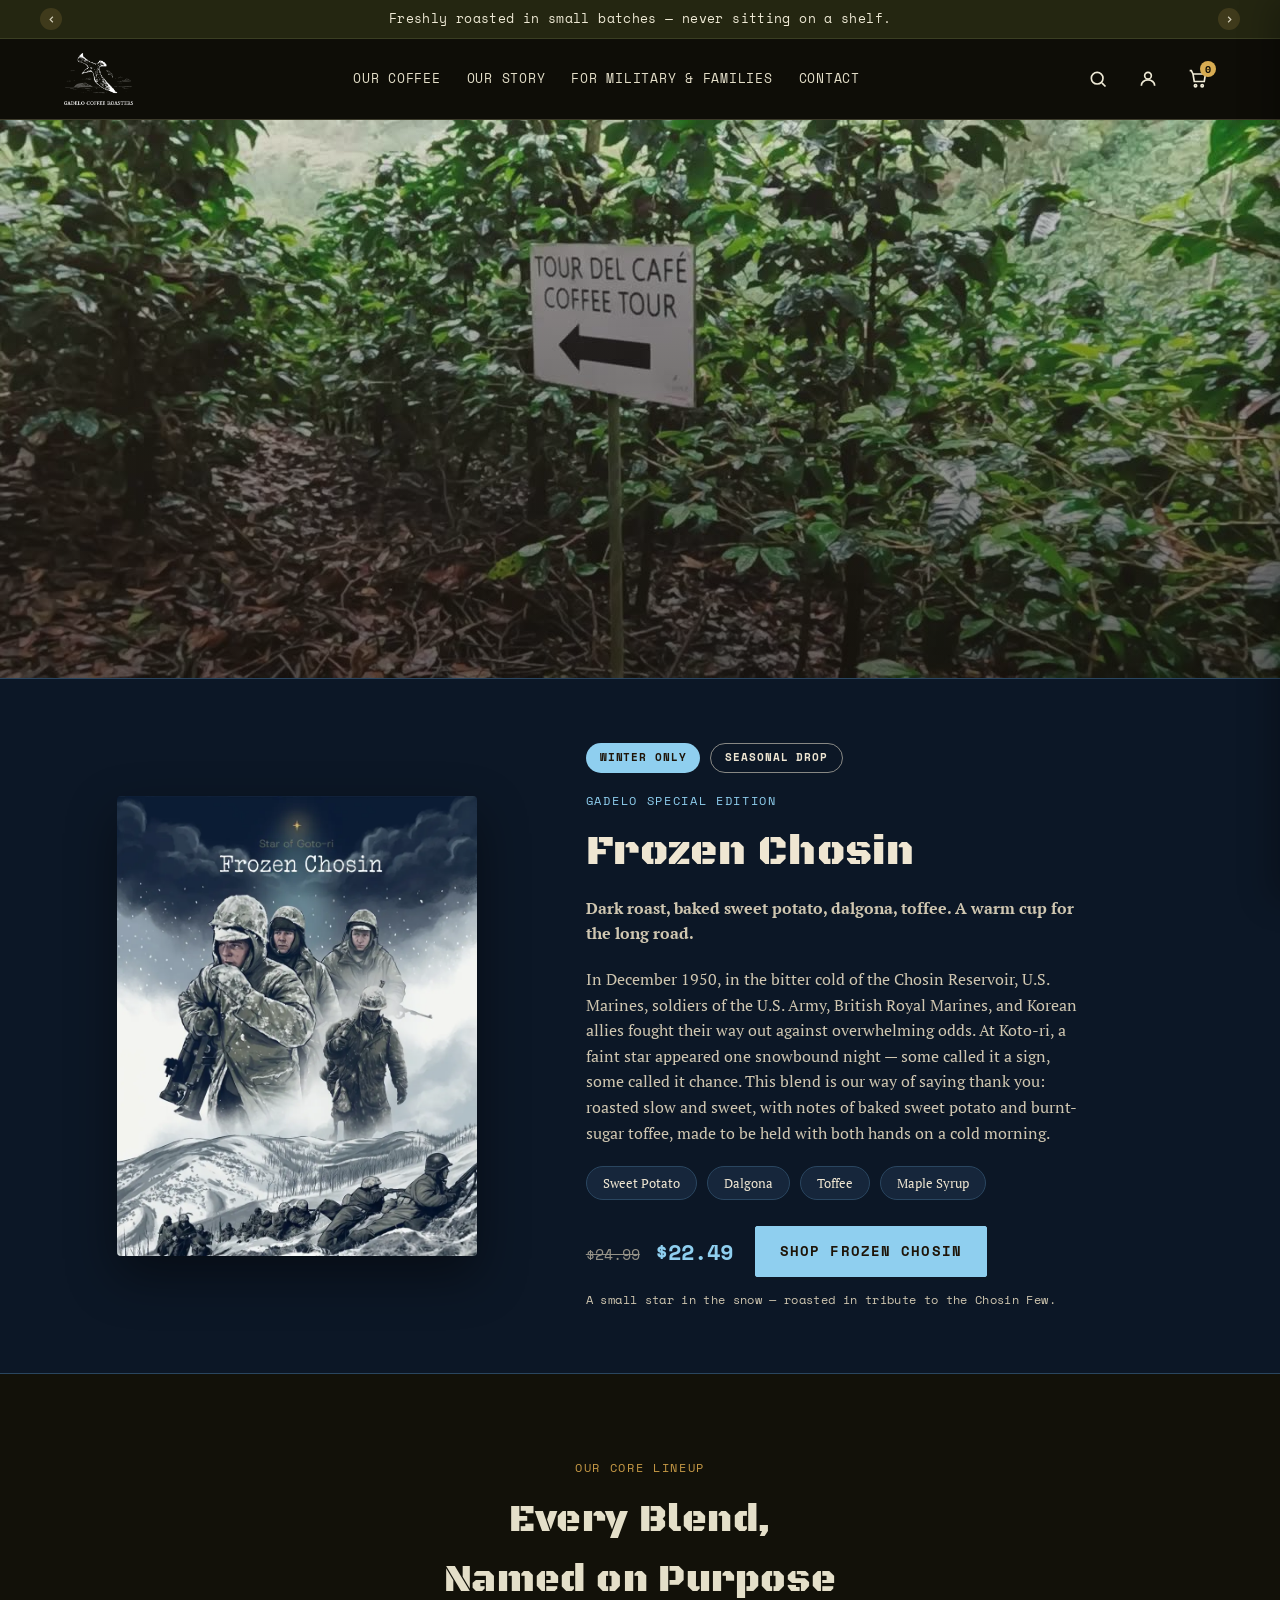
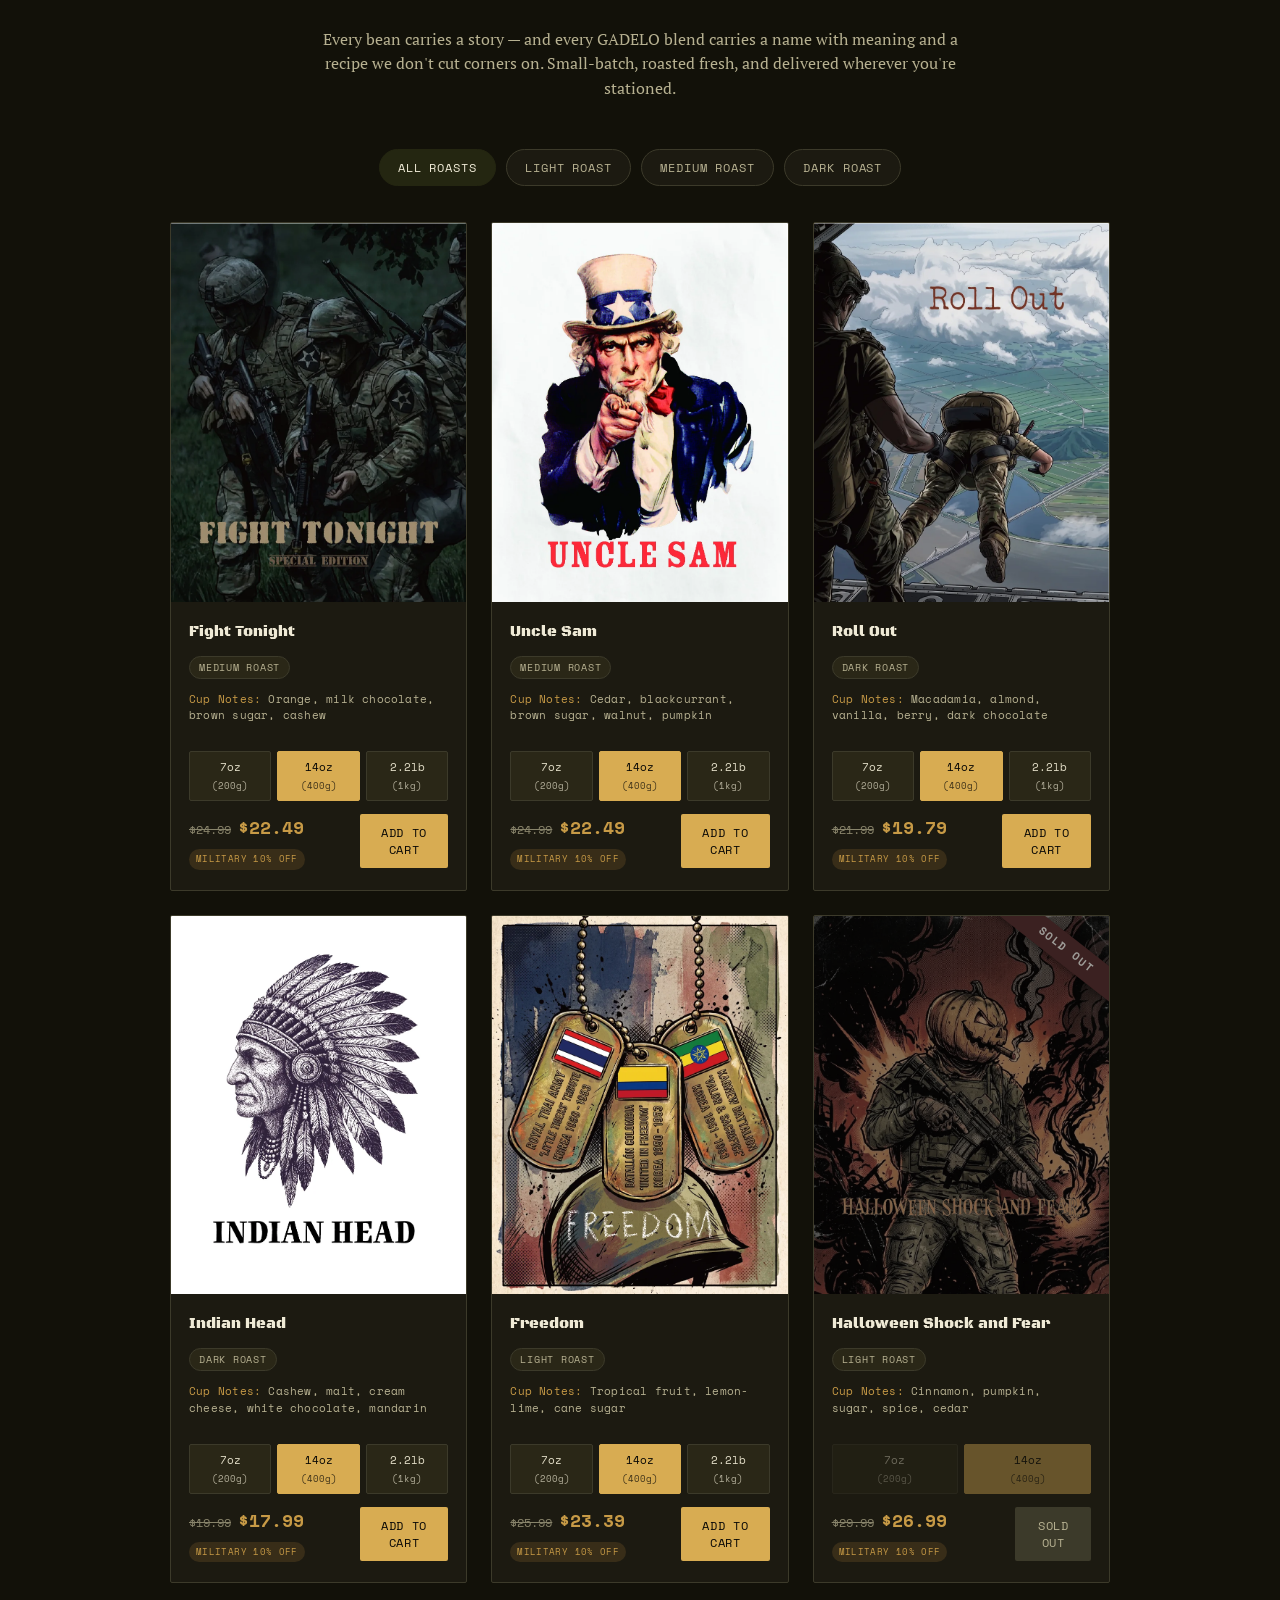
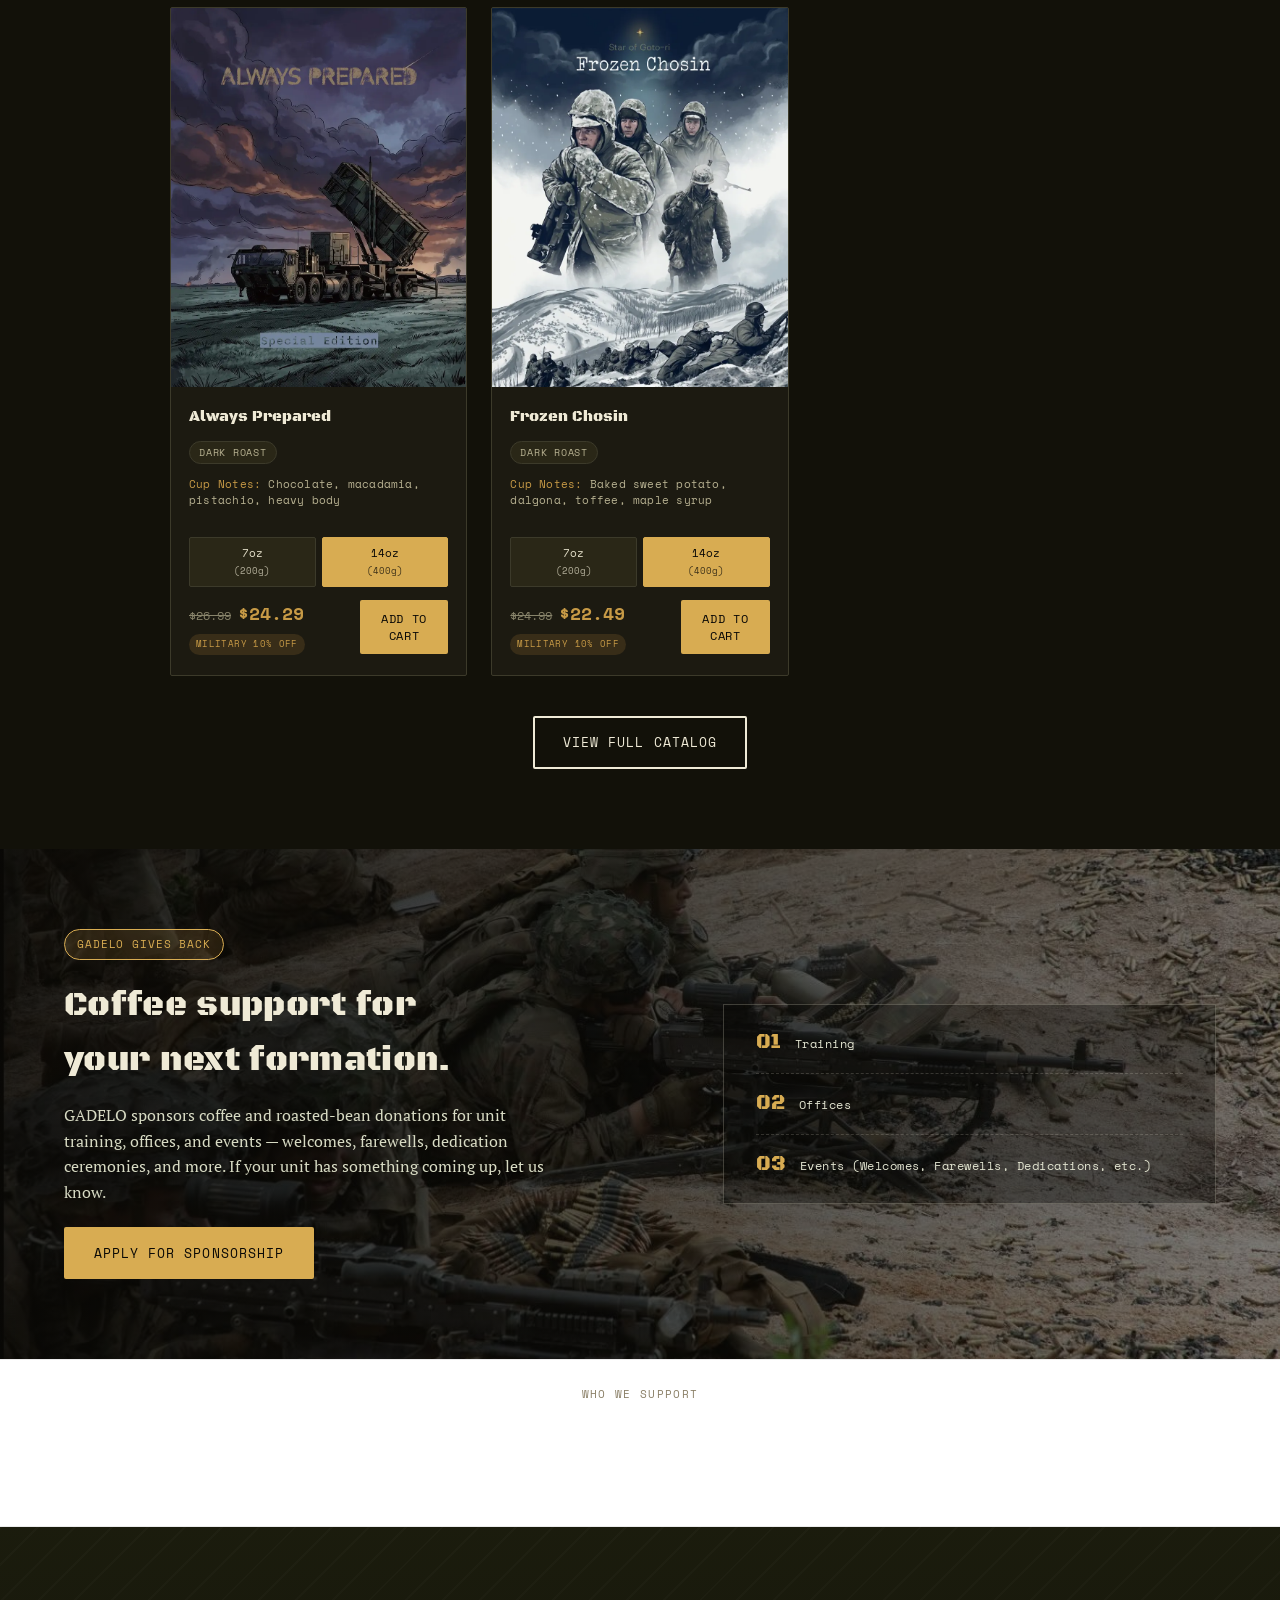
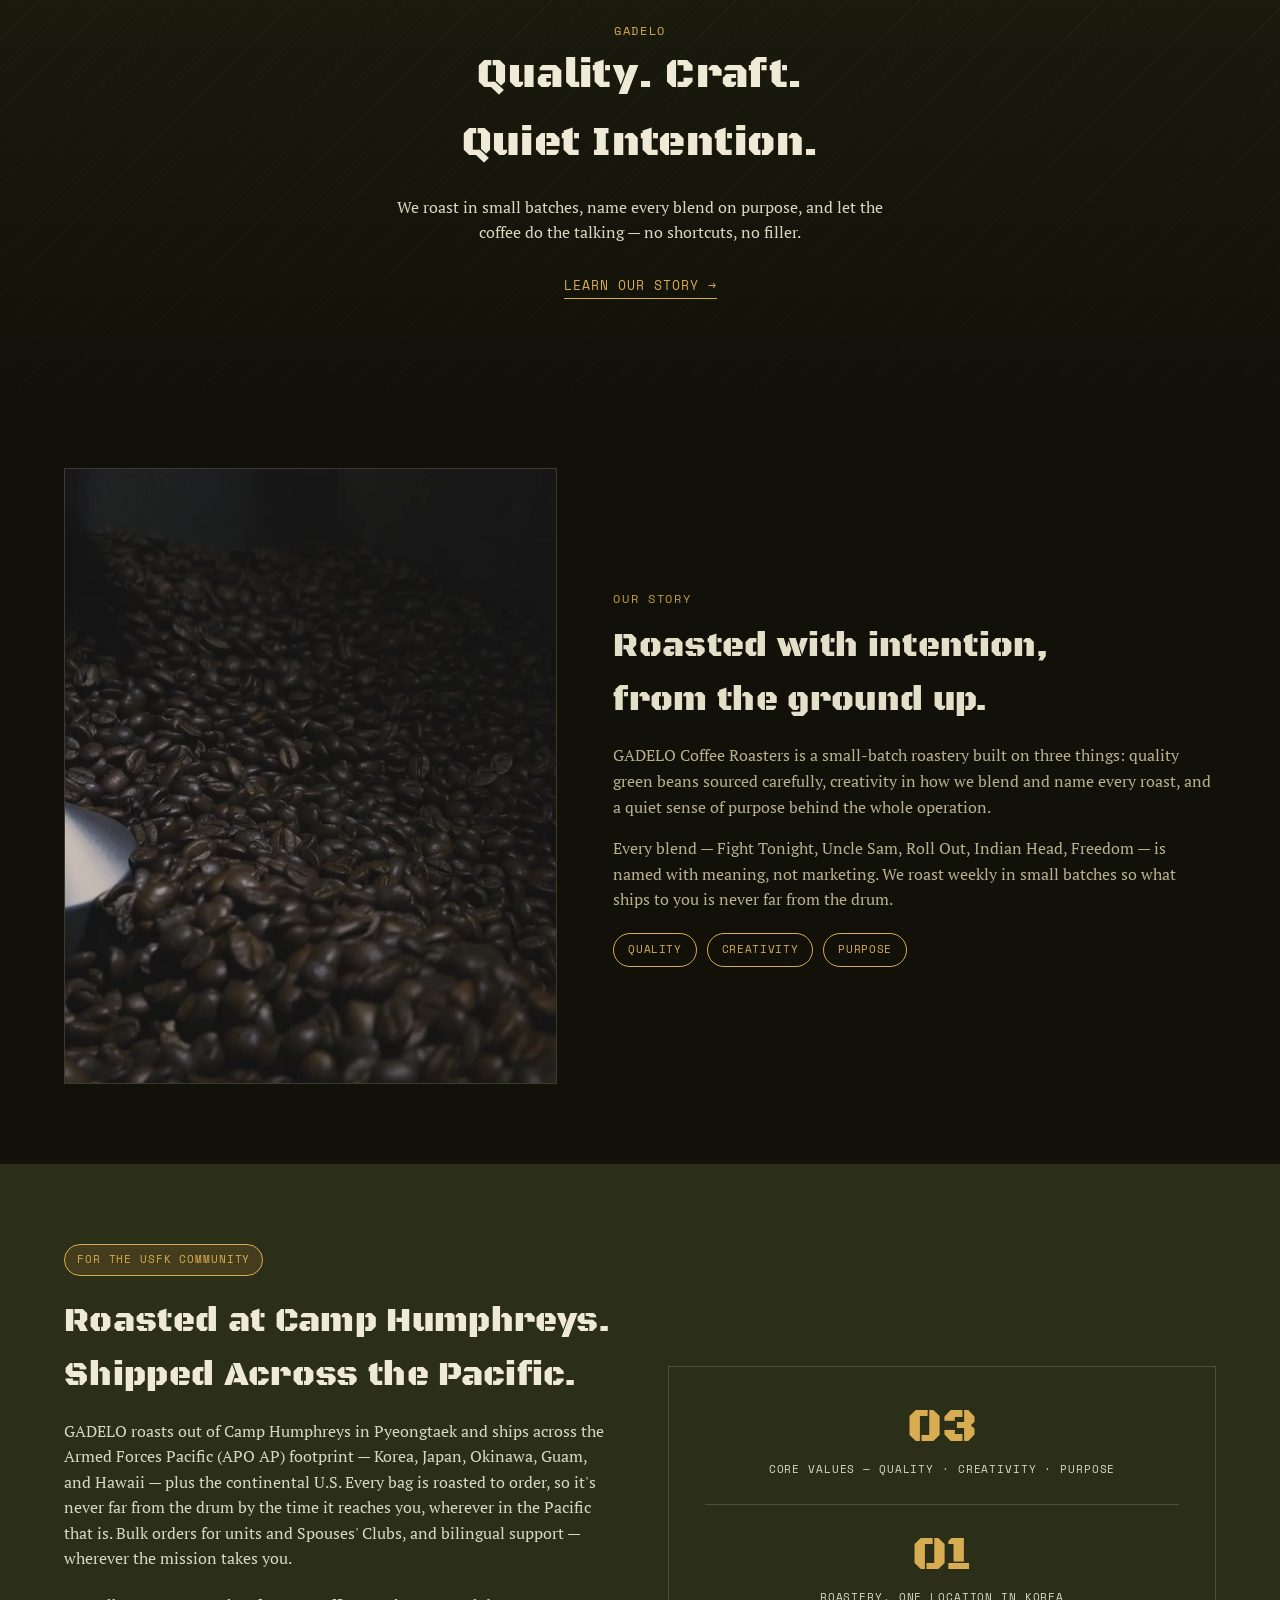
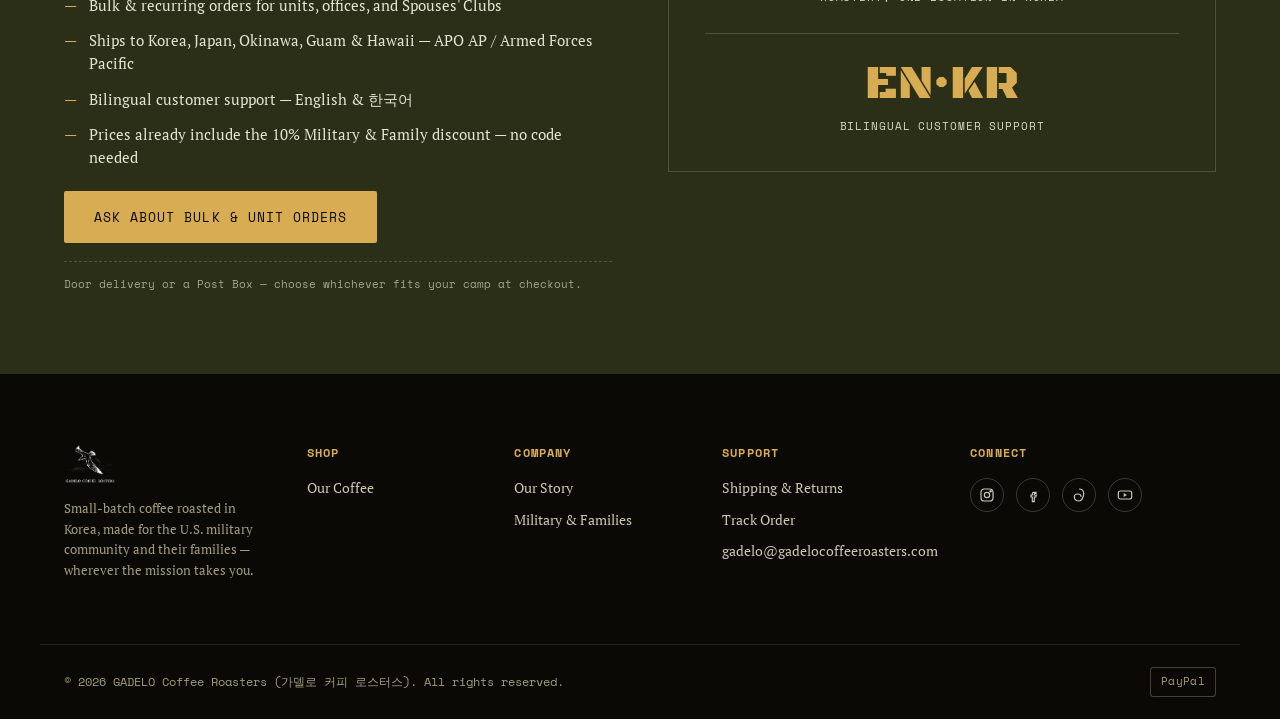
<file: index.html>
<!DOCTYPE html>
<html lang="en">
<head>
<!-- Google tag (gtag.js) -->
<script async src="https://www.googletagmanager.com/gtag/js?id=G-LJ8C5Q8GLR"></script>
<script>
  window.dataLayer = window.dataLayer || [];
  function gtag(){dataLayer.push(arguments);}
  gtag('js', new Date());

  gtag('config', 'G-LJ8C5Q8GLR');
</script>
<meta charset="UTF-8">
<meta name="viewport" content="width=device-width, initial-scale=1.0">
<title>Military Coffee Korea | GADELO Coffee Roasters | Camp Humphreys &amp; APO Pacific Shipping</title>
<meta name="description" content="Small-batch coffee roasted at Camp Humphreys, Pyeongtaek — shipped across Korea, Japan, Okinawa, Guam &amp; Hawaii (APO AP / Armed Forces Pacific). Military-tribute blends, 10% Military &amp; Family discount built into every price.">
<!-- SEO (2026-11-09): canonical + Open Graph/Twitter share tags + a
     LocalBusiness/Store JSON-LD block so the roastery's address/hours can
     surface in Google's local pack and in rich results. Keep this block's
     address/hours in sync with the store's own info if either ever
     changes. See robots.txt + sitemap.xml at the site root. -->
<link rel="canonical" href="https://www.gadelocoffeeroasters.com/">
<meta property="og:type" content="website">
<meta property="og:site_name" content="GADELO Coffee Roasters">
<meta property="og:title" content="Military Coffee Korea | GADELO Coffee Roasters">
<meta property="og:description" content="Small-batch coffee roasted at Camp Humphreys, Pyeongtaek — shipped across Korea, Japan, Okinawa, Guam &amp; Hawaii (APO AP / Armed Forces Pacific).">
<meta property="og:url" content="https://www.gadelocoffeeroasters.com/">
<meta property="og:image" content="https://www.gadelocoffeeroasters.com/images/hero-poster.jpg">
<meta property="og:locale" content="en_US">
<meta name="twitter:card" content="summary_large_image">
<meta name="twitter:title" content="Military Coffee Korea | GADELO Coffee Roasters">
<meta name="twitter:description" content="Small-batch coffee roasted at Camp Humphreys, Pyeongtaek — shipped across Korea, Japan, Okinawa, Guam &amp; Hawaii.">
<meta name="twitter:image" content="https://www.gadelocoffeeroasters.com/images/hero-poster.jpg">
<script type="application/ld+json">
{
  "@context": "https://schema.org",
  "@type": "CafeOrCoffeeShop",
  "name": "GADELO Coffee Roasters",
  "image": "https://www.gadelocoffeeroasters.com/images/hero-poster.jpg",
  "url": "https://www.gadelocoffeeroasters.com/",
  "areaServed": [
    { "@type": "Country", "name": "South Korea" },
    { "@type": "Country", "name": "Japan" },
    { "@type": "Place", "name": "Okinawa" },
    { "@type": "Place", "name": "Guam" },
    { "@type": "Place", "name": "Hawaii" },
    { "@type": "Country", "name": "United States" }
  ],
  "address": {
    "@type": "PostalAddress",
    "streetAddress": "안정쇼핑로 90",
    "addressLocality": "Pyeongtaek",
    "addressRegion": "Gyeonggi-do",
    "addressCountry": "KR"
  },
  "openingHoursSpecification": [
    {
      "@type": "OpeningHoursSpecification",
      "dayOfWeek": ["Monday", "Tuesday", "Wednesday", "Thursday", "Friday"],
      "opens": "07:00",
      "closes": "17:00"
    },
    {
      "@type": "OpeningHoursSpecification",
      "dayOfWeek": ["Saturday"],
      "opens": "11:00",
      "closes": "18:00"
    }
  ],
  "sameAs": [
    "https://www.facebook.com/gadelocoffee",
    "https://www.instagram.com/gadelo_coffee_roasters"
  ]
}
</script>
<!-- Favicon (2026-09-22) — cropped from the sponsor's seabird logo artwork
     (navy background version) so the bird reads clearly even at 16px; the
     wordmark text was cropped out since it isn't legible that small.
     Same set + same crop on all 4 pages. -->
<link rel="icon" href="favicon.ico" sizes="any">
<link rel="icon" href="images/favicon/favicon-16x16.png" sizes="16x16" type="image/png">
<link rel="icon" href="images/favicon/favicon-32x32.png" sizes="32x32" type="image/png">
<link rel="icon" href="images/favicon/icon-192.png" sizes="192x192" type="image/png">
<link rel="apple-touch-icon" href="images/favicon/apple-touch-icon.png">
<link rel="preconnect" href="https://fonts.googleapis.com">
<link rel="preconnect" href="https://fonts.gstatic.com" crossorigin>
<link href="https://fonts.googleapis.com/css2?family=Black+Ops+One&family=Black+Han+Sans&family=Noto+Serif+KR:wght@400;700&family=PT+Serif:ital,wght@0,400;0,700;1,400&family=Space+Mono:wght@400;700&display=swap" rel="stylesheet">
<link rel="stylesheet" href="css/style.css?v=20260922">
</head>
<body>

<!-- ================= Announcement bar ================= -->
<div class="announce">
  <div class="announce-inner wrap">
    <button class="announce-nav prev" id="announcePrev" aria-label="Previous message">
      <svg viewBox="0 0 24 24" fill="none" stroke="#EFEAD6" stroke-width="2.5"><polyline points="15 18 9 12 15 6"></polyline></svg>
    </button>
    <span id="announceText"></span>
    <button class="announce-nav next" id="announceNext" aria-label="Next message">
      <svg viewBox="0 0 24 24" fill="none" stroke="#EFEAD6" stroke-width="2.5"><polyline points="9 18 15 12 9 6"></polyline></svg>
    </button>
  </div>
</div>

<!-- ================= Header ================= -->
<header>
  <div class="nav-row">
    <a class="brand" href="#top">
      <img src="images/logo-white.png" alt="GADELO Coffee Roasters">
    </a>
    <nav class="primary">
      <a href="#blends">Our Coffee</a>
      <a href="#about">Our Story</a>
      <a href="#community">For Military &amp; Families</a>
      <a href="contact.html">Contact</a>
    </nav>
    <div class="nav-actions">
      <button class="icon-btn" aria-label="Search">
        <svg viewBox="0 0 24 24" fill="none" stroke="currentColor" stroke-width="2"><circle cx="11" cy="11" r="7"/><line x1="21" y1="21" x2="16.65" y2="16.65"/></svg>
      </button>
      <a class="icon-btn" href="login.html" id="navAccountLink" aria-label="Account">
        <svg viewBox="0 0 24 24" fill="none" stroke="currentColor" stroke-width="2"><circle cx="12" cy="8" r="4"/><path d="M4 20c0-4 3.6-7 8-7s8 3 8 7"/></svg>
      </a>
      <button class="icon-btn" id="cartToggle" aria-label="Open cart">
        <svg viewBox="0 0 24 24" fill="none" stroke="currentColor" stroke-width="2"><path d="M6 6h15l-1.5 9h-12z"/><path d="M6 6L4 2H2"/><circle cx="9" cy="20" r="1.4"/><circle cx="17" cy="20" r="1.4"/></svg>
        <span class="cart-count" id="cartCount">0</span>
      </button>
      <button class="hamburger icon-btn" id="hamburgerBtn" aria-label="Menu">
        <svg viewBox="0 0 24 24" fill="none" stroke="currentColor" stroke-width="2"><line x1="3" y1="6" x2="21" y2="6"/><line x1="3" y1="12" x2="21" y2="12"/><line x1="3" y1="18" x2="21" y2="18"/></svg>
      </button>
    </div>
  </div>
</header>

<div id="top"></div>

<!-- ================= Hero ================= -->
<!--
  Hero is a single, static frame — a slot for one photo or video, not a
  carousel. There's nothing to add/remove here; just set the media:
    - Photo:  add a background-image style to .hero-media below, e.g.
              <div class="hero-media" id="heroMedia" style="background-image:url('images/your-photo.jpg')">
              (remove the <video> below first) — the .hero::after dark
              gradient in css/style.css still layers over it so the title
              stays readable over any photo.
    - Video:  keep the <video class="hero-media-video"> as the FIRST child
              inside .hero-media, swap its poster/source, and leave any
              background-image off .hero-media (the video covers the frame
              itself).
-->
<section class="hero">
  <div class="hero-media" id="heroMedia">
    <video class="hero-media-video" autoplay muted loop playsinline poster="images/hero-poster.jpg">
      <source src="videos/hero-coffee-farm.mp4" type="video/mp4">
    </video>
  </div>
  <!-- No visible text/shapes over the video, per request — this h1 is
       screen-reader/SEO only (.sr-only in css/style.css), so the page still
       has exactly one <h1> without showing anything on screen. -->
  <h1 class="sr-only">GADELO Coffee Roasters — Roasted in Korea</h1>
</section>

<!-- ================= Seasonal — Limited Edition (Frozen Chosin) ================= -->
<!-- 2026-10-12: pulled out of the regular grid on purpose per 조나단's
     request — a standalone "limited drop" feature section (Black Rifle
     Coffee Co.-style) directly under the hero, not just another card in
     #blendGrid. See .seasonal-feature in style.css — the olive/accent
     palette is scoped to this section via inline CSS custom properties
     (--sf-olive/--pumpkin/--pumpkin-d etc.) so each seasonal drop gets its
     own look without forking the CSS block.
     2026-10-29: Halloween's run ended (soldOut:true, website only — see
     js/products.js), so per 조나단 this spot — directly under the hero,
     where Halloween's own banner used to be — is replaced with Frozen
     Chosin, the current winter seasonal drop. Halloween itself is not
     deleted: it still shows sold out as its own card in #blendGrid below.
     Frozen Chosin's price is a provisional estimate — see js/products.js'
     "PRICE NOTE" comment on the frozenchosin entry. -->
<section class="seasonal-feature" id="seasonal-frozenchosin" style="--sf-olive:#0C1726; --sf-olive-2:#16263B; --sf-olive-line:#2A4660; --pumpkin:#8FCFEF; --pumpkin-d:#5FA9CE;">
  <div class="wrap seasonal-inner">
    <div class="seasonal-art">
      <img src="images/products/frozenchosin/card1.webp" alt="Frozen Chosin">
    </div>
    <div class="seasonal-copy">
      <div class="seasonal-badges">
        <span class="seasonal-badge">Winter Only</span>
        <span class="seasonal-badge ghost">Seasonal Drop</span>
      </div>
      <span class="eyebrow" style="color:var(--pumpkin);">GADELO SPECIAL EDITION</span>
      <h2>Frozen Chosin</h2>
      <p class="seasonal-sub">Dark roast, baked sweet potato, dalgona, toffee. A warm cup for the long road.</p>
      <p>In December 1950, in the bitter cold of the Chosin Reservoir, U.S. Marines, soldiers of the U.S. Army, British Royal Marines, and Korean allies fought their way out against overwhelming odds. At Koto-ri, a faint star appeared one snowbound night — some called it a sign, some called it chance. This blend is our way of saying thank you: roasted slow and sweet, with notes of baked sweet potato and burnt-sugar toffee, made to be held with both hands on a cold morning.</p>
      <div class="seasonal-chips">
        <span class="chip">Sweet Potato</span>
        <span class="chip">Dalgona</span>
        <span class="chip">Toffee</span>
        <span class="chip">Maple Syrup</span>
      </div>
      <div class="seasonal-cta-row">
        <span class="price"><span class="price-compare">$24.99</span><span class="price-final">$22.49</span></span>
        <a href="product.html?blend=frozenchosin" class="btn btn-pumpkin">Shop Frozen Chosin</a>
      </div>
      <div class="seasonal-note">A small star in the snow — roasted in tribute to the Chosin Few.</div>
    </div>
  </div>
</section>

<!-- ================= Featured Blends (core lineup) ================= -->
<section id="blends">
  <div class="wrap">
    <div class="section-head">
      <span class="eyebrow">OUR CORE LINEUP</span>
      <h2>Every Blend, Named on Purpose</h2>
      <p>Every bean carries a story — and every GADELO blend carries a name with meaning and a recipe we don't cut corners on. Small-batch, roasted fresh, and delivered wherever you're stationed.</p>
    </div>

    <div class="roast-filter" id="roastFilter" role="tablist" aria-label="Filter by roast level">
      <button class="roast-tab active" data-roast="all">All Roasts</button>
      <button class="roast-tab" data-roast="light">Light Roast</button>
      <button class="roast-tab" data-roast="medium">Medium Roast</button>
      <button class="roast-tab" data-roast="dark">Dark Roast</button>
    </div>

    <!-- Military Exclusive Lineup — 6 blends, confirmed recipes/pricing, see js/products.js -->
    <div class="blend-grid blend-grid-8" id="blendGrid">
      <!-- Card 1: Fight Tonight -->
      <article class="blend-card" data-slug="fighttonight">
        <a class="blend-art-link" href="product.html?blend=fighttonight">
          <div class="blend-art has-photo" style="--card-bg:#4B3A2A;">
            <img class="blend-art-photo" src="images/products/fighttonight/card1.webp" alt="Fight Tonight">
            <span class="mark">Flagship Blend</span>
            <div>
              <div class="name-en">Fight Tonight</div>
            </div>
          </div>
        </a>
        <div class="blend-body">
          <a class="blend-name-link" href="product.html?blend=fighttonight">Fight Tonight</a>
          <div class="roast-tag">Medium Roast</div>
          <div class="blend-origin"><span style="color:var(--brass-dark);">Cup Notes:</span> Orange, milk chocolate, brown sugar, cashew</div>
          <div class="size-select">
            <div class="size-opt" data-size="200">7oz <span class="size-sub">(200g)</span></div>
            <div class="size-opt active" data-size="400">14oz <span class="size-sub">(400g)</span></div>
            <div class="size-opt" data-size="1000">2.2lb <span class="size-sub">(1kg)</span></div>
          </div>
          <div class="price-row">
            <span class="price"><span class="price-compare">$24.99</span><span class="price-final">$22.49</span></span>
            <button class="add-btn">Add to Cart</button>
          </div>
        </div>
      </article>

      <!-- Card 2: Uncle Sam -->
      <article class="blend-card" data-slug="unclesam">
        <a class="blend-art-link" href="product.html?blend=unclesam">
          <div class="blend-art has-photo" style="--card-bg:#2F3B52;">
            <img class="blend-art-photo" src="images/products/unclesam/card1.webp" alt="Uncle Sam">
            <span class="mark">Flagship Blend</span>
            <div>
              <div class="name-en">Uncle Sam</div>
            </div>
          </div>
        </a>
        <div class="blend-body">
          <a class="blend-name-link" href="product.html?blend=unclesam">Uncle Sam</a>
          <div class="roast-tag">Medium Roast</div>
          <div class="blend-origin"><span style="color:var(--brass-dark);">Cup Notes:</span> Cedar, blackcurrant, brown sugar, walnut, pumpkin</div>
          <div class="size-select">
            <div class="size-opt" data-size="200">7oz <span class="size-sub">(200g)</span></div>
            <div class="size-opt active" data-size="400">14oz <span class="size-sub">(400g)</span></div>
            <div class="size-opt" data-size="1000">2.2lb <span class="size-sub">(1kg)</span></div>
          </div>
          <div class="price-row">
            <span class="price"><span class="price-compare">$24.99</span><span class="price-final">$22.49</span></span>
            <button class="add-btn">Add to Cart</button>
          </div>
        </div>
      </article>

      <!-- Card 3: Roll Out (formerly Good Will) -->
      <article class="blend-card" data-slug="goodwill">
        <a class="blend-art-link" href="product.html?blend=goodwill">
          <div class="blend-art has-photo" style="--card-bg:#8C6A26;">
            <img class="blend-art-photo" src="images/products/goodwill/card1.webp" alt="Roll Out">
            <span class="mark">Premium Blend</span>
            <div>
              <div class="name-en">Roll Out</div>
            </div>
          </div>
        </a>
        <div class="blend-body">
          <a class="blend-name-link" href="product.html?blend=goodwill">Roll Out</a>
          <div class="roast-tag">Dark Roast</div>
          <div class="blend-origin"><span style="color:var(--brass-dark);">Cup Notes:</span> Macadamia, almond, vanilla, berry, dark chocolate</div>
          <div class="size-select">
            <div class="size-opt" data-size="200">7oz <span class="size-sub">(200g)</span></div>
            <div class="size-opt active" data-size="400">14oz <span class="size-sub">(400g)</span></div>
            <div class="size-opt" data-size="1000">2.2lb <span class="size-sub">(1kg)</span></div>
          </div>
          <div class="price-row">
            <span class="price"><span class="price-compare">$21.99</span><span class="price-final">$19.79</span></span>
            <button class="add-btn">Add to Cart</button>
          </div>
        </div>
      </article>

      <!-- Card 4: Indian Head (formerly India) -->
      <article class="blend-card" data-slug="india">
        <a class="blend-art-link" href="product.html?blend=india">
          <div class="blend-art has-photo" style="--card-bg:#4B5330;">
            <img class="blend-art-photo" src="images/products/india/card1.webp" alt="Indian Head">
            <span class="mark">House Blend</span>
            <div>
              <div class="name-en">Indian Head</div>
            </div>
          </div>
        </a>
        <div class="blend-body">
          <a class="blend-name-link" href="product.html?blend=india">Indian Head</a>
          <div class="roast-tag">Dark Roast</div>
          <div class="blend-origin"><span style="color:var(--brass-dark);">Cup Notes:</span> Cashew, malt, cream cheese, white chocolate, mandarin</div>
          <div class="size-select">
            <div class="size-opt" data-size="200">7oz <span class="size-sub">(200g)</span></div>
            <div class="size-opt active" data-size="400">14oz <span class="size-sub">(400g)</span></div>
            <div class="size-opt" data-size="1000">2.2lb <span class="size-sub">(1kg)</span></div>
          </div>
          <div class="price-row">
            <span class="price"><span class="price-compare">$19.99</span><span class="price-final">$17.99</span></span>
            <button class="add-btn">Add to Cart</button>
          </div>
        </div>
      </article>

      <!-- Card 5: Freedom (200g/400g only — no 1kg) -->
      <article class="blend-card" data-slug="freedom">
        <a class="blend-art-link" href="product.html?blend=freedom">
          <div class="blend-art has-photo" style="--card-bg:#7A2E2E;">
            <img class="blend-art-photo" src="images/products/freedom/card1.webp" alt="Freedom">
            <span class="mark">Flagship Blend</span>
            <div>
              <div class="name-en">Freedom</div>
            </div>
          </div>
        </a>
        <div class="blend-body">
          <a class="blend-name-link" href="product.html?blend=freedom">Freedom</a>
          <div class="roast-tag">Light Roast</div>
          <div class="blend-origin"><span style="color:var(--brass-dark);">Cup Notes:</span> Tropical fruit, lemon-lime, cane sugar</div>
          <div class="size-select">
            <div class="size-opt" data-size="200">7oz <span class="size-sub">(200g)</span></div>
            <div class="size-opt active" data-size="400">14oz <span class="size-sub">(400g)</span></div>
            <div class="size-opt" data-size="1000">2.2lb <span class="size-sub">(1kg)</span></div>
          </div>
          <div class="price-row">
            <span class="price"><span class="price-compare">$25.99</span><span class="price-final">$23.39</span></span>
            <button class="add-btn">Add to Cart</button>
          </div>
        </div>
      </article>

      <!-- Card 6: Halloween Shock and Fear (Special Edition, 200g/400g only — no
           1kg). Had its own standalone "Seasonal — Limited Edition" hero
           banner above #blends (added 2026-10-12); as of 2026-10-29 that
           banner spot now features Frozen Chosin instead (Halloween's
           season is over — see #seasonal-frozenchosin above), so this
           sold-out grid card is the only place Halloween still shows. -->
      <article class="blend-card" data-slug="halloween">
        <a class="blend-art-link" href="product.html?blend=halloween">
          <div class="blend-art has-photo" style="--card-bg:#B9581E;">
            <img class="blend-art-photo" src="images/products/halloween/card1.webp" alt="Halloween Shock and Fear">
            <span class="mark">Special Edition</span>
            <div>
              <div class="name-en">Halloween Shock and Fear</div>
            </div>
          </div>
        </a>
        <div class="blend-body">
          <a class="blend-name-link" href="product.html?blend=halloween">Halloween Shock and Fear</a>
          <div class="roast-tag">Light Roast</div>
          <div class="blend-origin"><span style="color:var(--brass-dark);">Cup Notes:</span> Cinnamon, pumpkin, sugar, spice, cedar</div>
          <div class="size-select">
            <div class="size-opt" data-size="200">7oz <span class="size-sub">(200g)</span></div>
            <div class="size-opt active" data-size="400">14oz <span class="size-sub">(400g)</span></div>
          </div>
          <div class="price-row">
            <span class="price"><span class="price-compare">$29.99</span><span class="price-final">$26.99</span></span>
            <button class="add-btn">Add to Cart</button>
          </div>
        </div>
      </article>

      <!-- Card 7: Always Prepared (Special Edition, 200g/400g only — no 1kg) -->
      <article class="blend-card" data-slug="alwaysprepared">
        <a class="blend-art-link" href="product.html?blend=alwaysprepared">
          <div class="blend-art has-photo" style="--card-bg:#0D1F3F;">
            <img class="blend-art-photo" src="images/products/alwaysprepared/card1.webp?v=20261012" alt="Always Prepared">
            <span class="mark">Special Edition</span>
            <div>
              <div class="name-en">Always Prepared</div>
            </div>
          </div>
        </a>
        <div class="blend-body">
          <a class="blend-name-link" href="product.html?blend=alwaysprepared">Always Prepared</a>
          <div class="roast-tag">Dark Roast</div>
          <div class="blend-origin"><span style="color:var(--brass-dark);">Cup Notes:</span> Chocolate, macadamia, pistachio, heavy body</div>
          <div class="size-select">
            <div class="size-opt" data-size="200">7oz <span class="size-sub">(200g)</span></div>
            <div class="size-opt active" data-size="400">14oz <span class="size-sub">(400g)</span></div>
          </div>
          <div class="price-row">
            <span class="price"><span class="price-compare">$18.99</span><span class="price-final">$17.09</span></span>
            <button class="add-btn">Add to Cart</button>
          </div>
        </div>
      </article>

      <!-- Card 8: Frozen Chosin (Special Edition, 200g/400g only — no 1kg).
           2026-10-28: added per 조나단's "업로드 준비" request — US-site
           tribute version of the Korean "겨울방학" blend. Price is a
           provisional estimate, see js/products.js' PRICE NOTE on this
           entry. -->
      <article class="blend-card" data-slug="frozenchosin">
        <a class="blend-art-link" href="product.html?blend=frozenchosin">
          <div class="blend-art has-photo" style="--card-bg:#16263B;">
            <img class="blend-art-photo" src="images/products/frozenchosin/card1.webp" alt="Frozen Chosin">
            <span class="mark">Special Edition</span>
            <div>
              <div class="name-en">Frozen Chosin</div>
            </div>
          </div>
        </a>
        <div class="blend-body">
          <a class="blend-name-link" href="product.html?blend=frozenchosin">Frozen Chosin</a>
          <div class="roast-tag">Dark Roast</div>
          <div class="blend-origin"><span style="color:var(--brass-dark);">Cup Notes:</span> Baked sweet potato, dalgona, toffee, maple syrup</div>
          <div class="size-select">
            <div class="size-opt" data-size="200">7oz <span class="size-sub">(200g)</span></div>
            <div class="size-opt active" data-size="400">14oz <span class="size-sub">(400g)</span></div>
          </div>
          <div class="price-row">
            <span class="price"><span class="price-compare">$24.99</span><span class="price-final">$22.49</span></span>
            <button class="add-btn">Add to Cart</button>
          </div>
        </div>
      </article>
    </div>

    <div class="grid-foot">
      <a href="#contact" class="btn btn-outline">View Full Catalog</a>
    </div>
  </div>
</section>

<!-- ================= GADELO Gives Back (unit sponsorship) ================= -->
<section class="giveback" id="giveback">
  <div class="giveback-media" style="background-image:url('images/giveback-training.jpg')"></div>
  <div class="wrap giveback-inner">
    <div>
      <span class="giveback-badge">GADELO Gives Back</span>
      <h2>Coffee support for your next formation.</h2>
      <p>GADELO sponsors coffee and roasted-bean donations for unit training, offices, and events — welcomes, farewells, dedication ceremonies, and more. If your unit has something coming up, let us know.</p>
      <div class="hero-ctas">
        <button type="button" id="sponsorContactBtn" class="btn btn-brass">Apply for Sponsorship</button>
      </div>
    </div>
    <div class="giveback-visual">
      <div class="item"><span class="num">01</span><span class="cap">Training</span></div>
      <div class="item"><span class="num">02</span><span class="cap">Offices</span></div>
      <div class="item"><span class="num">03</span><span class="cap">Events (Welcomes, Farewells, Dedications, etc.)</span></div>
    </div>
  </div>
</section>

<!-- ================= Sponsor logo banner ================= -->
<!-- Real logo (Chungnam Fire Services). Single logo only — it slides
     right-to-left across the full strip and loops seamlessly (see CSS
     comment above .sponsor-banner in style.css). -->
<section class="sponsor-banner" aria-label="Organizations we support">
  <div class="wrap">
    <div class="sponsor-banner-label">Who We Support</div>
  </div>
  <div class="sponsor-track">
    <div class="sponsor-item"><img src="images/sponsors/chungnam-fire.png" alt="Chungnam Fire Services"></div>
  </div>
</section>

<!-- ================= Statement banner ================= -->
<!-- .statement-media is an optional photo slot (same pattern as .hero-media
     on the hero section above) — add a background-image style to it, e.g.
     style="background-image:url('images/your-photo.jpg')", to show a photo
     behind the text. The dark gradient (css/style.css) keeps the text
     readable over any photo. Leave it empty to keep the plain diagonal
     pattern background. -->
<section class="statement">
  <div class="statement-media" id="statementMedia"></div>
  <div class="wrap">
    <span class="eyebrow" style="color:var(--brass);">GADELO</span>
    <h2>Quality. Craft.<br>Quiet Intention.</h2>
    <p>We roast in small batches, name every blend on purpose, and let the coffee do the talking — no shortcuts, no filler.</p>
    <a href="#about" class="link">Learn Our Story →</a>
  </div>
</section>

<!-- ================= About / Story ================= -->
<section id="about">
  <div class="wrap about">
    <!-- 2026-09-22: roasting-floor clip in place of the old logo placeholder
         (see .about-visual.has-video in style.css for the no-padding,
         object-fit:cover treatment this needs vs. the plain logo version). -->
    <div class="about-visual has-video">
      <video autoplay muted loop playsinline poster="images/about-poster.jpg">
        <source src="videos/our-story.mp4" type="video/mp4">
      </video>
    </div>
    <div>
      <span class="eyebrow">OUR STORY</span>
      <h2>Roasted with intention, from the ground up.</h2>
      <p>GADELO Coffee Roasters is a small-batch roastery built on three things: quality green beans sourced carefully, creativity in how we blend and name every roast, and a quiet sense of purpose behind the whole operation.</p>
      <p>Every blend — Fight Tonight, Uncle Sam, Roll Out, Indian Head, Freedom — is named with meaning, not marketing. We roast weekly in small batches so what ships to you is never far from the drum.</p>
      <div class="value-pills">
        <span class="pill">Quality</span>
        <span class="pill">Creativity</span>
        <span class="pill">Purpose</span>
      </div>
    </div>
  </div>
</section>

<!-- ================= Military & Family community ================= -->
<section class="community" id="community">
  <div class="wrap community-inner">
    <div>
      <span class="community-badge">For the USFK Community</span>
      <h2>Roasted at Camp Humphreys. Shipped Across the Pacific.</h2>
      <p>GADELO roasts out of Camp Humphreys in Pyeongtaek and ships across the Armed Forces Pacific (APO AP) footprint — Korea, Japan, Okinawa, Guam, and Hawaii — plus the continental U.S. Every bag is roasted to order, so it's never far from the drum by the time it reaches you, wherever in the Pacific that is. Bulk orders for units and Spouses' Clubs, and bilingual support — wherever the mission takes you.</p>
      <ul class="community-list">
        <li>Bulk &amp; recurring orders for units, offices, and Spouses' Clubs</li>
        <li>Ships to Korea, Japan, Okinawa, Guam &amp; Hawaii — APO AP / Armed Forces Pacific</li>
        <li>Bilingual customer support — English &amp; 한국어</li>
        <li>Prices already include the 10% Military &amp; Family discount — no code needed</li>
      </ul>
      <div style="display:flex;gap:12px;flex-wrap:wrap;">
        <button type="button" id="bulkContactBtn" class="btn btn-brass">Ask About Bulk &amp; Unit Orders</button>
      </div>
      <div class="community-note">
        Door delivery or a Post Box — choose whichever fits your camp at checkout.
      </div>
    </div>
    <div class="community-visual">
      <div class="big">03</div>
      <div class="cap">Core Values — Quality · Creativity · Purpose</div>
      <hr>
      <div class="big">01</div>
      <div class="cap">Roastery, One Location in Korea</div>
      <hr>
      <div class="big">EN·KR</div>
      <div class="cap">Bilingual Customer Support</div>
    </div>
  </div>
</section>

<!-- ================= Footer ================= -->
<footer id="contact">
  <div class="wrap footer-grid">
    <div class="footer-brand">
      <img src="images/logo-navy-crop.png" alt="GADELO Coffee Roasters">
      <p>Small-batch coffee roasted in Korea, made for the U.S. military community and their families — wherever the mission takes you.</p>
    </div>
    <div class="footer-col">
      <h4>Shop</h4>
      <a href="#blends">Our Coffee</a>
    </div>
    <div class="footer-col">
      <h4>Company</h4>
      <a href="#about">Our Story</a>
      <a href="#community">Military &amp; Families</a>
    </div>
    <div class="footer-col">
      <h4>Support</h4>
      <a href="#">Shipping &amp; Returns</a>
      <a href="#">Track Order</a>
      <a href="mailto:gadelo@gadelocoffeeroasters.com">gadelo@gadelocoffeeroasters.com</a>
    </div>
    <div class="footer-col">
      <h4>Connect</h4>
      <div class="social-row">
        <a href="https://www.instagram.com/gadelo_coffee_roasters/" target="_blank" rel="noopener" aria-label="Instagram"><svg viewBox="0 0 24 24" fill="none" stroke="currentColor" stroke-width="1.8"><rect x="3" y="3" width="18" height="18" rx="5"/><circle cx="12" cy="12" r="4"/><circle cx="17.5" cy="6.5" r="1"/></svg></a>
        <a href="https://www.facebook.com/gadelocoffee?locale=ko_KR" target="_blank" rel="noopener" aria-label="Facebook"><svg viewBox="0 0 24 24" fill="none" stroke="currentColor" stroke-width="1.8"><path d="M15 8h-2c-1.1 0-2 .9-2 2v2H9v3h2v7h3v-7h2.2l.8-3H14v-1.5c0-.5.3-1 1-1h1.5V8z"/></svg></a>
        <a href="https://www.threads.com/@gadelo_coffee_roasters?hl=ko" target="_blank" rel="noopener" aria-label="Threads"><svg viewBox="0 0 24 24" fill="none" stroke="currentColor" stroke-width="1.8"><path d="M12 3c4 0 7 2.5 7 7 0 5-3 11-7 11s-7-2-7-6c0-3 2-4.5 5-4.5s5 1.5 5 4"/></svg></a>
        <a href="#" aria-label="YouTube"><svg viewBox="0 0 24 24" fill="none" stroke="currentColor" stroke-width="1.8"><rect x="2" y="6" width="20" height="12" rx="3"/><path d="M10 9l5 3-5 3z" fill="currentColor" stroke="none"/></svg></a>
      </div>
    </div>
  </div>
  <div class="footer-bottom">
    <span>© 2026 GADELO Coffee Roasters (가델로 커피 로스터스). All rights reserved.</span>
    <div class="pay-icons">
      <span class="pay-badge">PayPal</span>
    </div>
  </div>
</footer>

<!-- ================= Cart drawer ================= -->
<!-- Single-step drawer: review items (with qty controls) + cross-sell, then one
     "Checkout" button hands off to the dedicated checkout.html page, where
     fulfillment + payment method are chosen and the order is actually paid. -->
<div class="overlay" id="overlay"></div>
<aside class="cart-drawer" id="cartDrawer" aria-hidden="true">
  <div class="cart-head">
    <h3>Your Cart</h3>
    <button class="close-x" id="cartClose">&times;</button>
  </div>

  <div class="cart-view" id="cartView">
    <div class="cart-scroll">
      <div class="cart-items" id="cartItems">
        <div class="cart-empty">Your cart is empty.<br>Add a blend to get started.</div>
      </div>
      <div class="cart-crosssell" id="cartCrosssell" hidden>
        <h4>You Might Also Like</h4>
        <div id="crosssellList"></div>
      </div>
    </div>
    <div class="cart-foot">
      <div class="cart-subtotal"><span>Subtotal</span><span id="cartSubtotalMini">$0.00</span></div>
      <button type="button" class="btn btn-brass btn-block" id="goCheckout">Checkout</button>
      <div class="cart-hint">Prices shown in USD. Secure checkout powered by PayPal.</div>
    </div>
  </div>
</aside>

<!-- ================= Contact modals ================= -->
<!-- Share one backdrop overlay; JS opens whichever modal matches the button
     clicked (#sponsorContactBtn / #bulkContactBtn). Add a new trigger the
     same way: a button with a data-contact-modal="<id>" attribute pointing
     at one of these modal ids, no JS changes needed. -->
<div class="overlay" id="contactOverlay"></div>

<div class="contact-modal" id="emailModal" role="dialog" aria-modal="true" aria-labelledby="emailModalTitle">
  <button type="button" class="close-x contact-modal-close" aria-label="Close">&times;</button>
  <h3 id="emailModalTitle">Sponsorship Inquiry</h3>
  <p class="sub">Copy the address below or open it in your mail app.</p>
  <div class="contact-option">
    <div class="meta">
      <span class="label">Email</span>
      <span class="value">gadelo@gadelocoffeeroasters.com</span>
    </div>
    <button type="button" class="copy-btn" data-copy="gadelo@gadelocoffeeroasters.com">Copy</button>
  </div>
  <a class="contact-option link-row" href="mailto:gadelo@gadelocoffeeroasters.com?subject=Unit%20Sponsorship%20Inquiry">
    <div class="meta">
      <span class="label">Or</span>
      <span class="value">Open in mail app</span>
    </div>
  </a>
</div>

<div class="contact-modal" id="bulkModal" role="dialog" aria-modal="true" aria-labelledby="bulkModalTitle">
  <button type="button" class="close-x contact-modal-close" aria-label="Close">&times;</button>
  <h3 id="bulkModalTitle">Bulk &amp; Unit Orders</h3>
  <p class="sub">Reach us by email or WhatsApp — whichever's easier.</p>
  <div class="contact-option">
    <div class="meta">
      <span class="label">Email</span>
      <span class="value">gadelo@gadelocoffeeroasters.com</span>
    </div>
    <button type="button" class="copy-btn" data-copy="gadelo@gadelocoffeeroasters.com">Copy</button>
  </div>
  <a class="contact-option link-row" href="https://wa.me/821084808942?text=Hi%20GADELO%2C%20I%27d%20like%20to%20ask%20about%20bulk%2Funit%20orders." target="_blank" rel="noopener">
    <div class="meta">
      <span class="label">WhatsApp</span>
      <span class="value">+82 10-8480-8942</span>
    </div>
  </a>
</div>

<div class="toast" id="toast"></div>

<script src="js/products.js"></script>
<script src="js/cart-store.js"></script>
<script src="js/customer.js"></script>
<script src="js/app.js"></script>
</body>
</html>
</file>
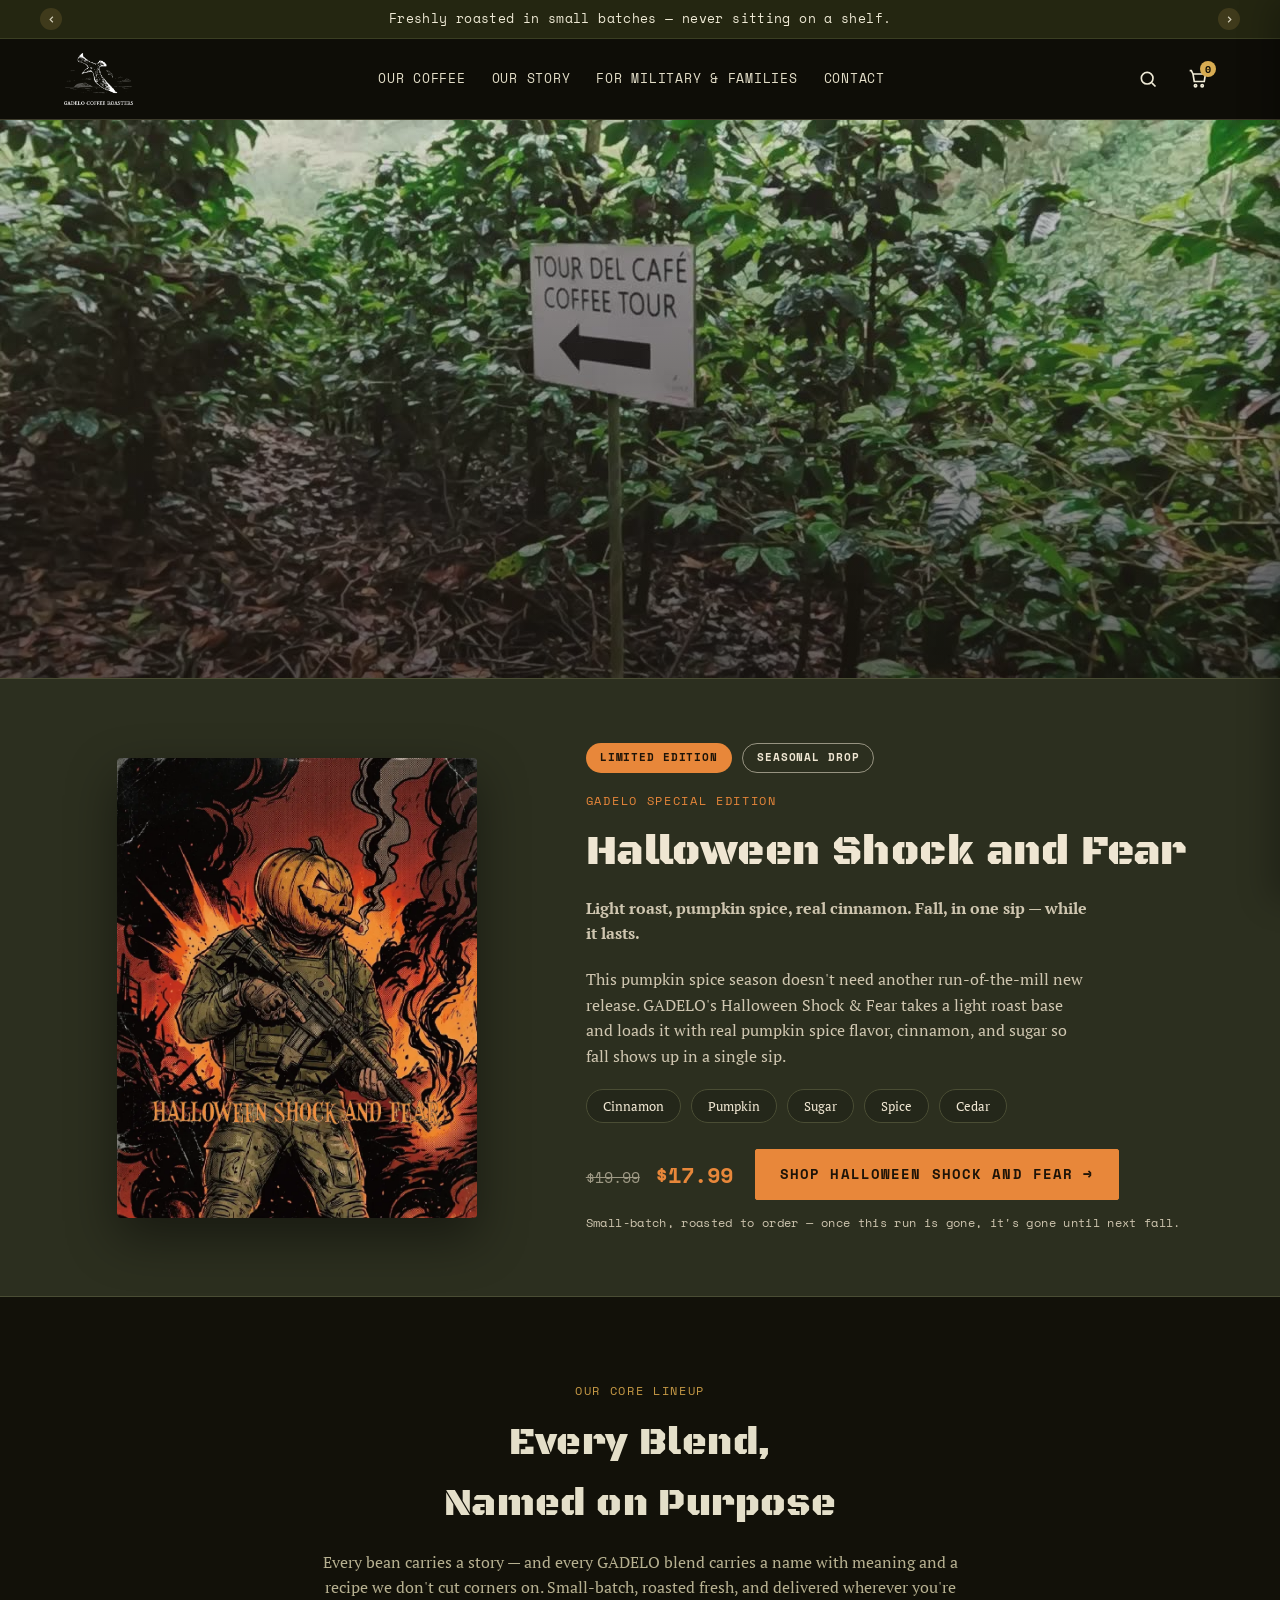
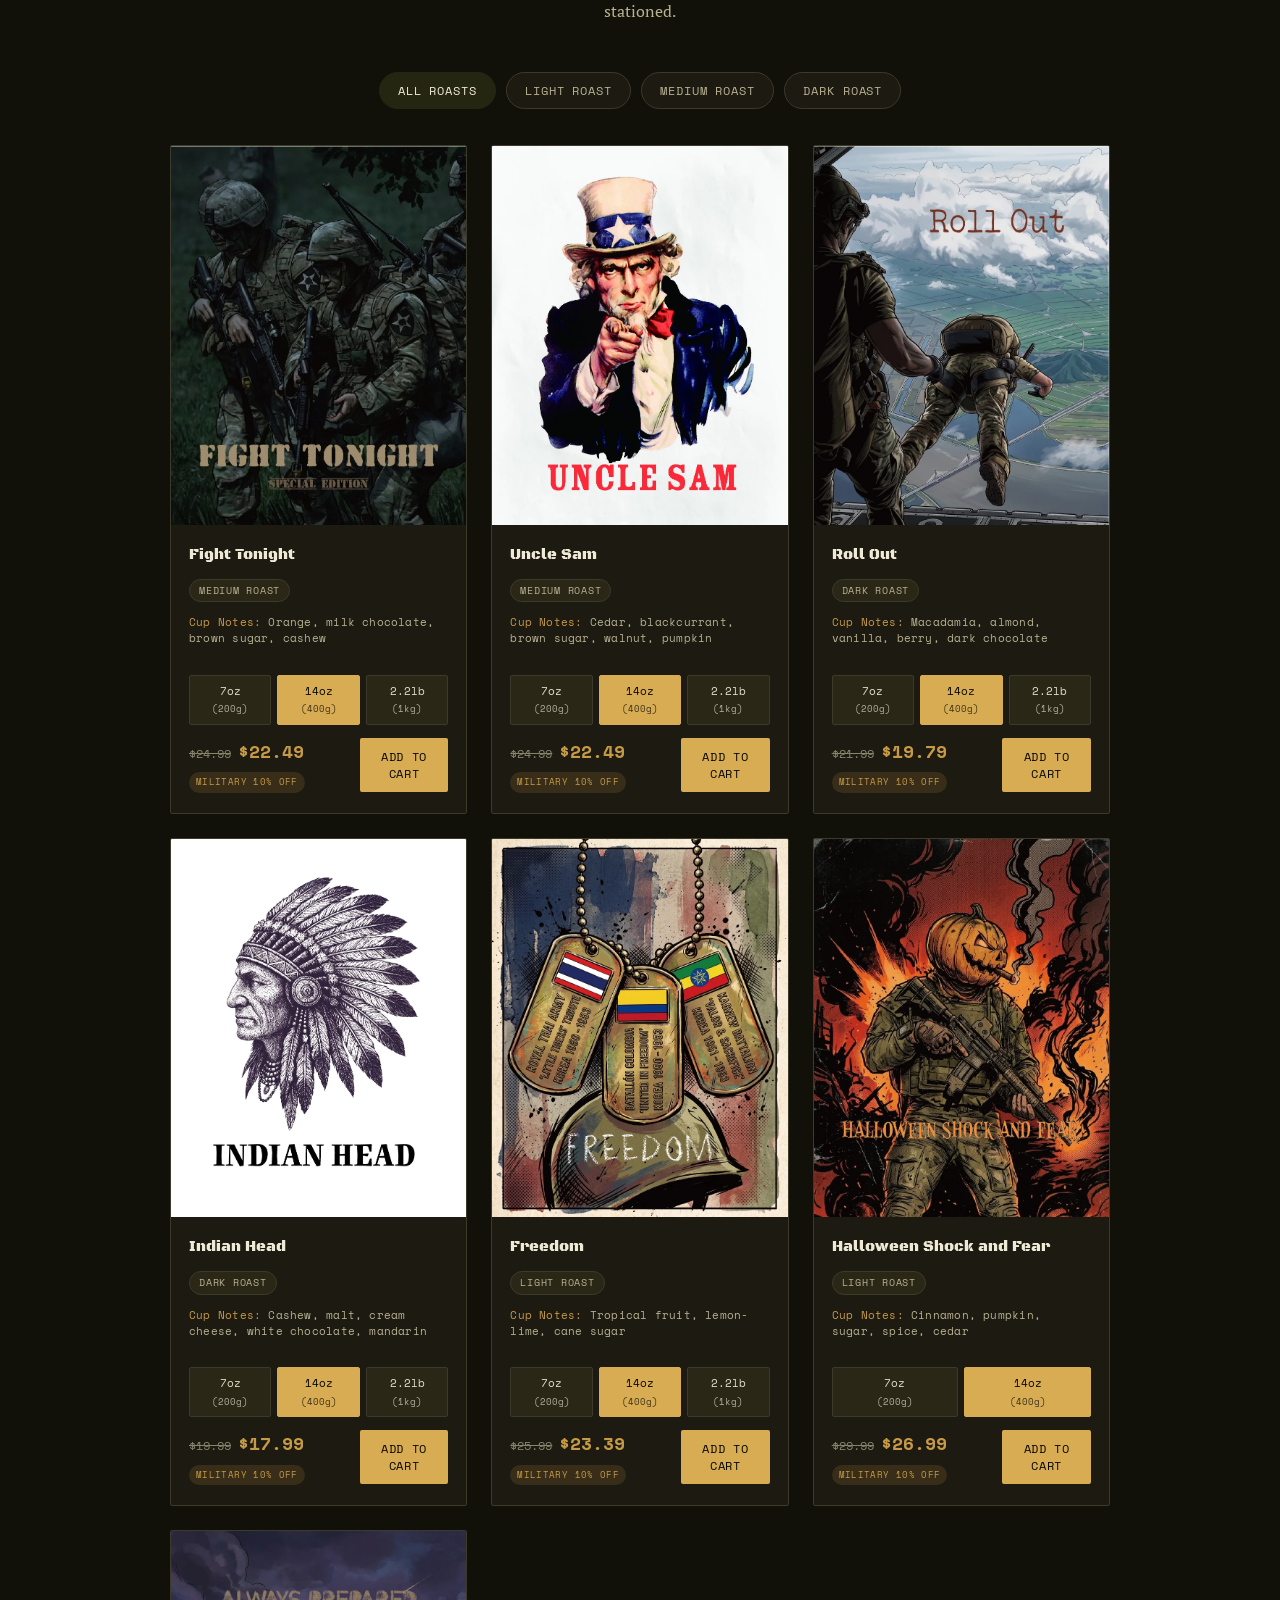
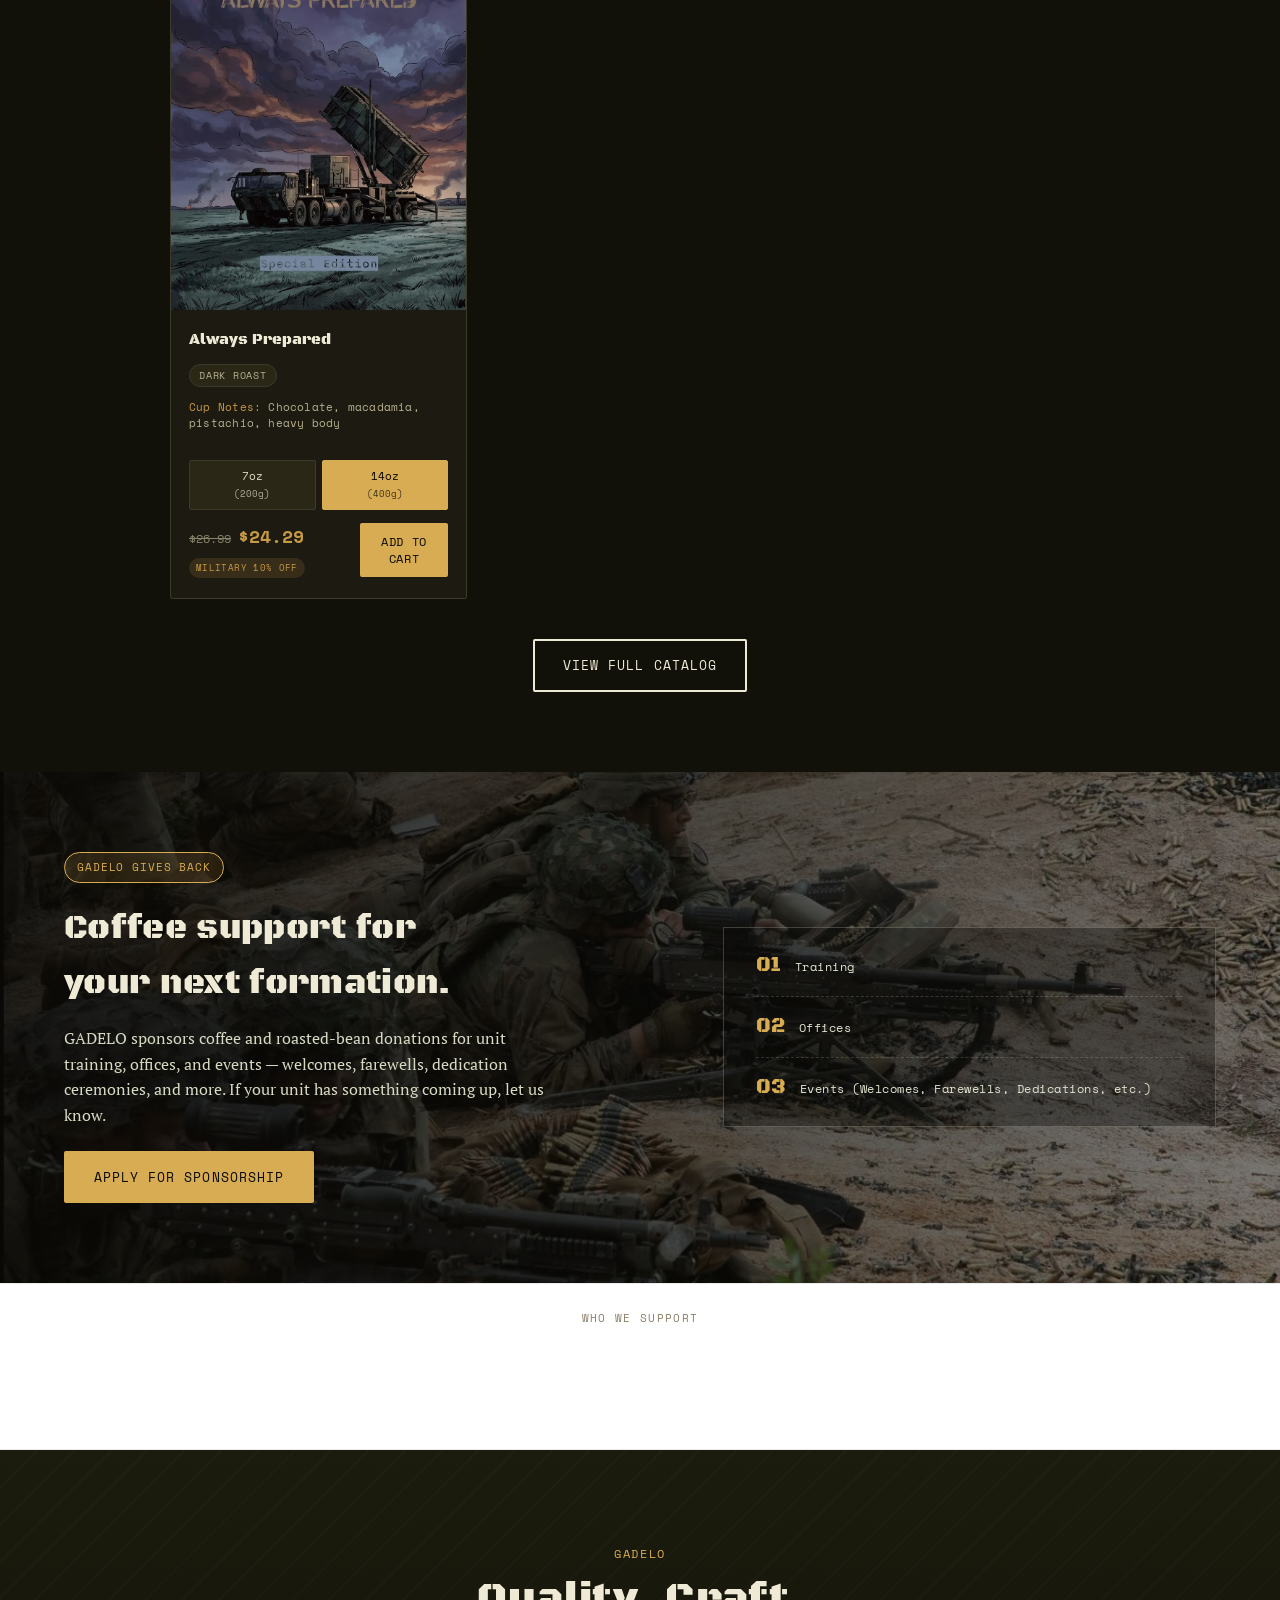
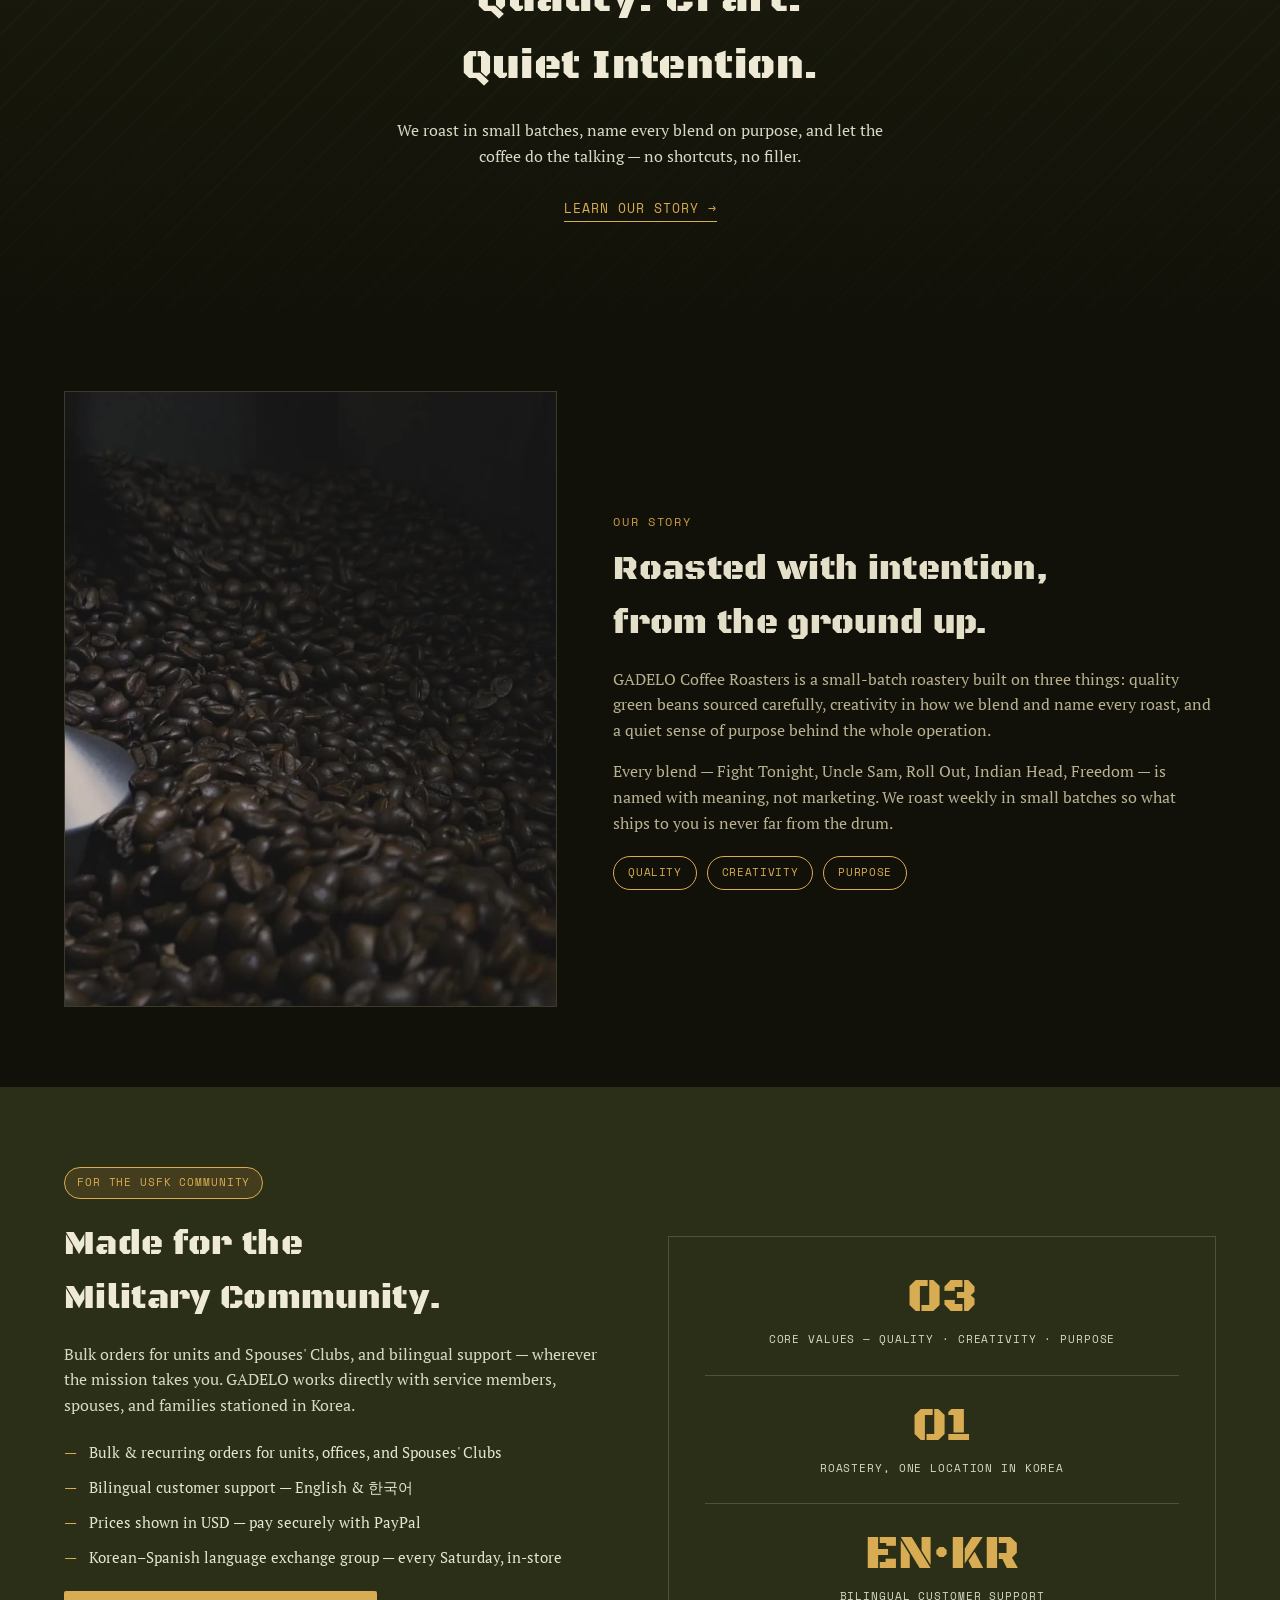
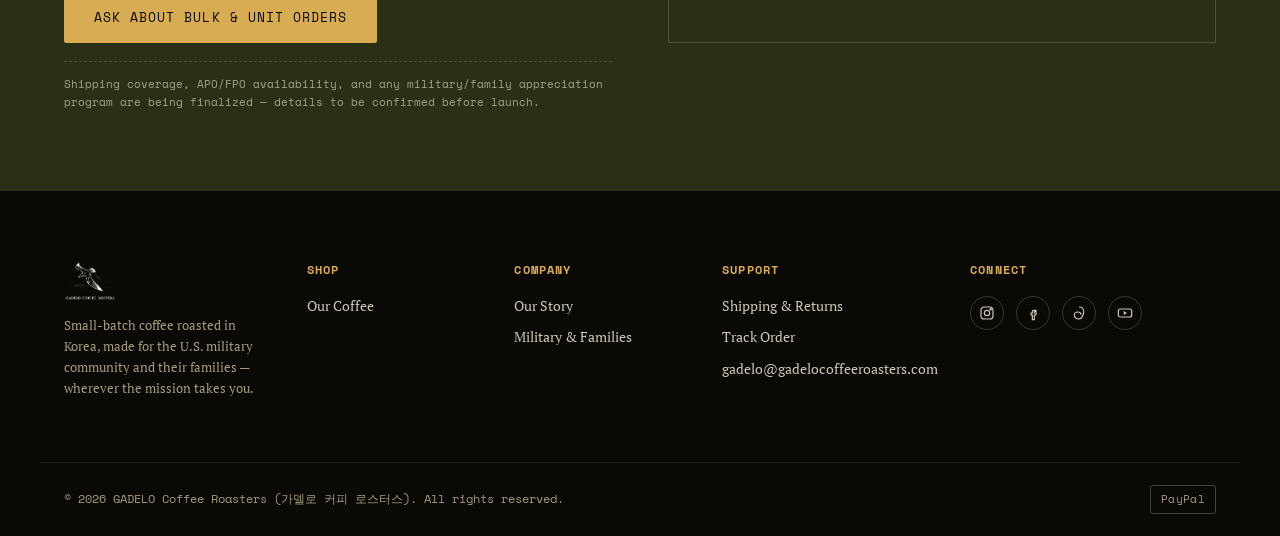
<file: Code/index.html>
<!DOCTYPE html>
<html lang="en">
<head>
<meta charset="UTF-8">
<meta name="viewport" content="width=device-width, initial-scale=1.0">
<title>GADELO Coffee Roasters</title>
<meta name="description" content="GADELO Coffee Roasters — small-batch specialty coffee, roasted fresh in Korea and shipped to the U.S. military community and their families.">
<!-- Favicon (2026-09-22) — cropped from the sponsor's seabird logo artwork
     (navy background version) so the bird reads clearly even at 16px; the
     wordmark text was cropped out since it isn't legible that small.
     Same set + same crop on all 4 pages. -->
<link rel="icon" href="favicon.ico" sizes="any">
<link rel="icon" href="images/favicon/favicon-16x16.png" sizes="16x16" type="image/png">
<link rel="icon" href="images/favicon/favicon-32x32.png" sizes="32x32" type="image/png">
<link rel="icon" href="images/favicon/icon-192.png" sizes="192x192" type="image/png">
<link rel="apple-touch-icon" href="images/favicon/apple-touch-icon.png">
<link rel="preconnect" href="https://fonts.googleapis.com">
<link rel="preconnect" href="https://fonts.gstatic.com" crossorigin>
<link href="https://fonts.googleapis.com/css2?family=Black+Ops+One&family=Black+Han+Sans&family=Noto+Serif+KR:wght@400;700&family=PT+Serif:ital,wght@0,400;0,700;1,400&family=Space+Mono:wght@400;700&display=swap" rel="stylesheet">
<link rel="stylesheet" href="css/style.css?v=20260922">
</head>
<body>

<!-- ================= Announcement bar ================= -->
<div class="announce">
  <div class="announce-inner wrap">
    <button class="announce-nav prev" id="announcePrev" aria-label="Previous message">
      <svg viewBox="0 0 24 24" fill="none" stroke="#EFEAD6" stroke-width="2.5"><polyline points="15 18 9 12 15 6"></polyline></svg>
    </button>
    <span id="announceText"></span>
    <button class="announce-nav next" id="announceNext" aria-label="Next message">
      <svg viewBox="0 0 24 24" fill="none" stroke="#EFEAD6" stroke-width="2.5"><polyline points="9 18 15 12 9 6"></polyline></svg>
    </button>
  </div>
</div>

<!-- ================= Header ================= -->
<header>
  <div class="nav-row">
    <a class="brand" href="#top">
      <img src="images/logo-white.png" alt="GADELO Coffee Roasters">
    </a>
    <nav class="primary">
      <a href="#blends">Our Coffee</a>
      <a href="#about">Our Story</a>
      <a href="#community">For Military &amp; Families</a>
      <a href="contact.html">Contact</a>
    </nav>
    <div class="nav-actions">
      <button class="icon-btn" aria-label="Search">
        <svg viewBox="0 0 24 24" fill="none" stroke="currentColor" stroke-width="2"><circle cx="11" cy="11" r="7"/><line x1="21" y1="21" x2="16.65" y2="16.65"/></svg>
      </button>
      <button class="icon-btn" id="cartToggle" aria-label="Open cart">
        <svg viewBox="0 0 24 24" fill="none" stroke="currentColor" stroke-width="2"><path d="M6 6h15l-1.5 9h-12z"/><path d="M6 6L4 2H2"/><circle cx="9" cy="20" r="1.4"/><circle cx="17" cy="20" r="1.4"/></svg>
        <span class="cart-count" id="cartCount">0</span>
      </button>
      <button class="hamburger icon-btn" id="hamburgerBtn" aria-label="Menu">
        <svg viewBox="0 0 24 24" fill="none" stroke="currentColor" stroke-width="2"><line x1="3" y1="6" x2="21" y2="6"/><line x1="3" y1="12" x2="21" y2="12"/><line x1="3" y1="18" x2="21" y2="18"/></svg>
      </button>
    </div>
  </div>
</header>

<div id="top"></div>

<!-- ================= Hero ================= -->
<!--
  Hero is a single, static frame — a slot for one photo or video, not a
  carousel. There's nothing to add/remove here; just set the media:
    - Photo:  add a background-image style to .hero-media below, e.g.
              <div class="hero-media" id="heroMedia" style="background-image:url('images/your-photo.jpg')">
              (remove the <video> below first) — the .hero::after dark
              gradient in css/style.css still layers over it so the title
              stays readable over any photo.
    - Video:  keep the <video class="hero-media-video"> as the FIRST child
              inside .hero-media, swap its poster/source, and leave any
              background-image off .hero-media (the video covers the frame
              itself).
-->
<section class="hero">
  <div class="hero-media" id="heroMedia">
    <video class="hero-media-video" autoplay muted loop playsinline poster="images/hero-poster.jpg">
      <source src="videos/hero-coffee-farm.mp4" type="video/mp4">
    </video>
  </div>
  <!-- No visible text/shapes over the video, per request — this h1 is
       screen-reader/SEO only (.sr-only in css/style.css), so the page still
       has exactly one <h1> without showing anything on screen. -->
  <h1 class="sr-only">GADELO Coffee Roasters — Roasted in Korea</h1>
</section>

<!-- ================= Seasonal — Limited Edition (Halloween) ================= -->
<!-- 2026-10-12: pulled out of the regular grid on purpose per 조나단's
     request — a standalone "limited drop" feature section (Black Rifle
     Coffee Co.-style), not just another card in #blendGrid. Uses the olive/
     pumpkin "Special Edition" palette from the blend's own SmartStore detail
     page instead of the site's usual navy/khaki, so it reads as a distinct,
     time-boxed drop rather than part of the core lineup. See .seasonal-feature
     in style.css. Price shown is a provisional estimate — see js/products.js'
     "PRICE NOTE" comment on the halloween entry. -->
<section class="seasonal-feature" id="seasonal-halloween">
  <div class="wrap seasonal-inner">
    <div class="seasonal-art">
      <img src="images/products/halloween/card1.webp" alt="Halloween Shock and Fear">
    </div>
    <div class="seasonal-copy">
      <div class="seasonal-badges">
        <span class="seasonal-badge">Limited Edition</span>
        <span class="seasonal-badge ghost">Seasonal Drop</span>
      </div>
      <span class="eyebrow" style="color:var(--pumpkin);">GADELO SPECIAL EDITION</span>
      <h2>Halloween Shock and Fear</h2>
      <p class="seasonal-sub">Light roast, pumpkin spice, real cinnamon. Fall, in one sip — while it lasts.</p>
      <p>This pumpkin spice season doesn't need another run-of-the-mill new release. GADELO's Halloween Shock &amp; Fear takes a light roast base and loads it with real pumpkin spice flavor, cinnamon, and sugar so fall shows up in a single sip.</p>
      <div class="seasonal-chips">
        <span class="chip">Cinnamon</span>
        <span class="chip">Pumpkin</span>
        <span class="chip">Sugar</span>
        <span class="chip">Spice</span>
        <span class="chip">Cedar</span>
      </div>
      <div class="seasonal-cta-row">
        <span class="price"><span class="price-compare">$19.99</span><span class="price-final">$17.99</span></span>
        <a class="btn btn-pumpkin" href="product.html?blend=halloween">Shop Halloween Shock and Fear →</a>
      </div>
      <div class="seasonal-note">Small-batch, roasted to order — once this run is gone, it's gone until next fall.</div>
    </div>
  </div>
</section>

<!-- ================= Featured Blends (core lineup) ================= -->
<section id="blends">
  <div class="wrap">
    <div class="section-head">
      <span class="eyebrow">OUR CORE LINEUP</span>
      <h2>Every Blend, Named on Purpose</h2>
      <p>Every bean carries a story — and every GADELO blend carries a name with meaning and a recipe we don't cut corners on. Small-batch, roasted fresh, and delivered wherever you're stationed.</p>
    </div>

    <div class="roast-filter" id="roastFilter" role="tablist" aria-label="Filter by roast level">
      <button class="roast-tab active" data-roast="all">All Roasts</button>
      <button class="roast-tab" data-roast="light">Light Roast</button>
      <button class="roast-tab" data-roast="medium">Medium Roast</button>
      <button class="roast-tab" data-roast="dark">Dark Roast</button>
    </div>

    <!-- Military Exclusive Lineup — 6 blends, confirmed recipes/pricing, see js/products.js -->
    <div class="blend-grid blend-grid-7" id="blendGrid">
      <!-- Card 1: Fight Tonight -->
      <article class="blend-card" data-slug="fighttonight">
        <a class="blend-art-link" href="product.html?blend=fighttonight">
          <div class="blend-art has-photo" style="--card-bg:#4B3A2A;">
            <img class="blend-art-photo" src="images/products/fighttonight/card1.webp" alt="Fight Tonight">
            <span class="mark">Flagship Blend</span>
            <div>
              <div class="name-en">Fight Tonight</div>
            </div>
          </div>
        </a>
        <div class="blend-body">
          <a class="blend-name-link" href="product.html?blend=fighttonight">Fight Tonight</a>
          <div class="roast-tag">Medium Roast</div>
          <div class="blend-origin"><span style="color:var(--brass-dark);">Cup Notes:</span> Orange, milk chocolate, brown sugar, cashew</div>
          <div class="size-select">
            <div class="size-opt" data-size="200">7oz <span class="size-sub">(200g)</span></div>
            <div class="size-opt active" data-size="400">14oz <span class="size-sub">(400g)</span></div>
            <div class="size-opt" data-size="1000">2.2lb <span class="size-sub">(1kg)</span></div>
          </div>
          <div class="price-row">
            <span class="price"><span class="price-compare">$24.99</span><span class="price-final">$22.49</span></span>
            <button class="add-btn">Add to Cart</button>
          </div>
        </div>
      </article>

      <!-- Card 2: Uncle Sam -->
      <article class="blend-card" data-slug="unclesam">
        <a class="blend-art-link" href="product.html?blend=unclesam">
          <div class="blend-art has-photo" style="--card-bg:#2F3B52;">
            <img class="blend-art-photo" src="images/products/unclesam/card1.webp" alt="Uncle Sam">
            <span class="mark">Flagship Blend</span>
            <div>
              <div class="name-en">Uncle Sam</div>
            </div>
          </div>
        </a>
        <div class="blend-body">
          <a class="blend-name-link" href="product.html?blend=unclesam">Uncle Sam</a>
          <div class="roast-tag">Medium Roast</div>
          <div class="blend-origin"><span style="color:var(--brass-dark);">Cup Notes:</span> Cedar, blackcurrant, brown sugar, walnut, pumpkin</div>
          <div class="size-select">
            <div class="size-opt" data-size="200">7oz <span class="size-sub">(200g)</span></div>
            <div class="size-opt active" data-size="400">14oz <span class="size-sub">(400g)</span></div>
            <div class="size-opt" data-size="1000">2.2lb <span class="size-sub">(1kg)</span></div>
          </div>
          <div class="price-row">
            <span class="price"><span class="price-compare">$24.99</span><span class="price-final">$22.49</span></span>
            <button class="add-btn">Add to Cart</button>
          </div>
        </div>
      </article>

      <!-- Card 3: Roll Out (formerly Good Will) -->
      <article class="blend-card" data-slug="goodwill">
        <a class="blend-art-link" href="product.html?blend=goodwill">
          <div class="blend-art has-photo" style="--card-bg:#8C6A26;">
            <img class="blend-art-photo" src="images/products/goodwill/card1.webp" alt="Roll Out">
            <span class="mark">Premium Blend</span>
            <div>
              <div class="name-en">Roll Out</div>
            </div>
          </div>
        </a>
        <div class="blend-body">
          <a class="blend-name-link" href="product.html?blend=goodwill">Roll Out</a>
          <div class="roast-tag">Dark Roast</div>
          <div class="blend-origin"><span style="color:var(--brass-dark);">Cup Notes:</span> Macadamia, almond, vanilla, berry, dark chocolate</div>
          <div class="size-select">
            <div class="size-opt" data-size="200">7oz <span class="size-sub">(200g)</span></div>
            <div class="size-opt active" data-size="400">14oz <span class="size-sub">(400g)</span></div>
            <div class="size-opt" data-size="1000">2.2lb <span class="size-sub">(1kg)</span></div>
          </div>
          <div class="price-row">
            <span class="price"><span class="price-compare">$21.99</span><span class="price-final">$19.79</span></span>
            <button class="add-btn">Add to Cart</button>
          </div>
        </div>
      </article>

      <!-- Card 4: Indian Head (formerly India) -->
      <article class="blend-card" data-slug="india">
        <a class="blend-art-link" href="product.html?blend=india">
          <div class="blend-art has-photo" style="--card-bg:#4B5330;">
            <img class="blend-art-photo" src="images/products/india/card1.webp" alt="Indian Head">
            <span class="mark">House Blend</span>
            <div>
              <div class="name-en">Indian Head</div>
            </div>
          </div>
        </a>
        <div class="blend-body">
          <a class="blend-name-link" href="product.html?blend=india">Indian Head</a>
          <div class="roast-tag">Dark Roast</div>
          <div class="blend-origin"><span style="color:var(--brass-dark);">Cup Notes:</span> Cashew, malt, cream cheese, white chocolate, mandarin</div>
          <div class="size-select">
            <div class="size-opt" data-size="200">7oz <span class="size-sub">(200g)</span></div>
            <div class="size-opt active" data-size="400">14oz <span class="size-sub">(400g)</span></div>
            <div class="size-opt" data-size="1000">2.2lb <span class="size-sub">(1kg)</span></div>
          </div>
          <div class="price-row">
            <span class="price"><span class="price-compare">$19.99</span><span class="price-final">$17.99</span></span>
            <button class="add-btn">Add to Cart</button>
          </div>
        </div>
      </article>

      <!-- Card 5: Freedom (200g/400g only — no 1kg) -->
      <article class="blend-card" data-slug="freedom">
        <a class="blend-art-link" href="product.html?blend=freedom">
          <div class="blend-art has-photo" style="--card-bg:#7A2E2E;">
            <img class="blend-art-photo" src="images/products/freedom/card1.webp" alt="Freedom">
            <span class="mark">Flagship Blend</span>
            <div>
              <div class="name-en">Freedom</div>
            </div>
          </div>
        </a>
        <div class="blend-body">
          <a class="blend-name-link" href="product.html?blend=freedom">Freedom</a>
          <div class="roast-tag">Light Roast</div>
          <div class="blend-origin"><span style="color:var(--brass-dark);">Cup Notes:</span> Tropical fruit, lemon-lime, cane sugar</div>
          <div class="size-select">
            <div class="size-opt" data-size="200">7oz <span class="size-sub">(200g)</span></div>
            <div class="size-opt active" data-size="400">14oz <span class="size-sub">(400g)</span></div>
            <div class="size-opt" data-size="1000">2.2lb <span class="size-sub">(1kg)</span></div>
          </div>
          <div class="price-row">
            <span class="price"><span class="price-compare">$25.99</span><span class="price-final">$23.39</span></span>
            <button class="add-btn">Add to Cart</button>
          </div>
        </div>
      </article>

      <!-- Card 6: Halloween Shock and Fear (Special Edition, 200g/400g only — no
           1kg). Also featured in its own "Seasonal — Limited Edition" section
           above #blends — added here too per 조나단's note (2026-10-12) that
           it should still show up in the full catalog grid, not only there. -->
      <article class="blend-card" data-slug="halloween">
        <a class="blend-art-link" href="product.html?blend=halloween">
          <div class="blend-art has-photo" style="--card-bg:#B9581E;">
            <img class="blend-art-photo" src="images/products/halloween/card1.webp" alt="Halloween Shock and Fear">
            <span class="mark">Special Edition</span>
            <div>
              <div class="name-en">Halloween Shock and Fear</div>
            </div>
          </div>
        </a>
        <div class="blend-body">
          <a class="blend-name-link" href="product.html?blend=halloween">Halloween Shock and Fear</a>
          <div class="roast-tag">Light Roast</div>
          <div class="blend-origin"><span style="color:var(--brass-dark);">Cup Notes:</span> Cinnamon, pumpkin, sugar, spice, cedar</div>
          <div class="size-select">
            <div class="size-opt" data-size="200">7oz <span class="size-sub">(200g)</span></div>
            <div class="size-opt active" data-size="400">14oz <span class="size-sub">(400g)</span></div>
          </div>
          <div class="price-row">
            <span class="price"><span class="price-compare">$29.99</span><span class="price-final">$26.99</span></span>
            <button class="add-btn">Add to Cart</button>
          </div>
        </div>
      </article>

      <!-- Card 7: Always Prepared (Special Edition, 200g/400g only — no 1kg) -->
      <article class="blend-card" data-slug="alwaysprepared">
        <a class="blend-art-link" href="product.html?blend=alwaysprepared">
          <div class="blend-art has-photo" style="--card-bg:#0D1F3F;">
            <img class="blend-art-photo" src="images/products/alwaysprepared/card1.webp?v=20261012" alt="Always Prepared">
            <span class="mark">Special Edition</span>
            <div>
              <div class="name-en">Always Prepared</div>
            </div>
          </div>
        </a>
        <div class="blend-body">
          <a class="blend-name-link" href="product.html?blend=alwaysprepared">Always Prepared</a>
          <div class="roast-tag">Dark Roast</div>
          <div class="blend-origin"><span style="color:var(--brass-dark);">Cup Notes:</span> Chocolate, macadamia, pistachio, heavy body</div>
          <div class="size-select">
            <div class="size-opt" data-size="200">7oz <span class="size-sub">(200g)</span></div>
            <div class="size-opt active" data-size="400">14oz <span class="size-sub">(400g)</span></div>
          </div>
          <div class="price-row">
            <span class="price"><span class="price-compare">$18.99</span><span class="price-final">$17.09</span></span>
            <button class="add-btn">Add to Cart</button>
          </div>
        </div>
      </article>
    </div>

    <div class="grid-foot">
      <a href="#contact" class="btn btn-outline">View Full Catalog</a>
    </div>
  </div>
</section>

<!-- ================= GADELO Gives Back (unit sponsorship) ================= -->
<section class="giveback" id="giveback">
  <div class="giveback-media" style="background-image:url('images/giveback-training.jpg')"></div>
  <div class="wrap giveback-inner">
    <div>
      <span class="giveback-badge">GADELO Gives Back</span>
      <h2>Coffee support for your next formation.</h2>
      <p>GADELO sponsors coffee and roasted-bean donations for unit training, offices, and events — welcomes, farewells, dedication ceremonies, and more. If your unit has something coming up, let us know.</p>
      <div class="hero-ctas">
        <button type="button" id="sponsorContactBtn" class="btn btn-brass">Apply for Sponsorship</button>
      </div>
    </div>
    <div class="giveback-visual">
      <div class="item"><span class="num">01</span><span class="cap">Training</span></div>
      <div class="item"><span class="num">02</span><span class="cap">Offices</span></div>
      <div class="item"><span class="num">03</span><span class="cap">Events (Welcomes, Farewells, Dedications, etc.)</span></div>
    </div>
  </div>
</section>

<!-- ================= Sponsor logo banner ================= -->
<!-- Real logo (Chungnam Fire Services). Single logo only — it slides
     right-to-left across the full strip and loops seamlessly (see CSS
     comment above .sponsor-banner in style.css). -->
<section class="sponsor-banner" aria-label="Organizations we support">
  <div class="wrap">
    <div class="sponsor-banner-label">Who We Support</div>
  </div>
  <div class="sponsor-track">
    <div class="sponsor-item"><img src="images/sponsors/chungnam-fire.png" alt="Chungnam Fire Services"></div>
  </div>
</section>

<!-- ================= Statement banner ================= -->
<!-- .statement-media is an optional photo slot (same pattern as .hero-media
     on the hero section above) — add a background-image style to it, e.g.
     style="background-image:url('images/your-photo.jpg')", to show a photo
     behind the text. The dark gradient (css/style.css) keeps the text
     readable over any photo. Leave it empty to keep the plain diagonal
     pattern background. -->
<section class="statement">
  <div class="statement-media" id="statementMedia"></div>
  <div class="wrap">
    <span class="eyebrow" style="color:var(--brass);">GADELO</span>
    <h2>Quality. Craft.<br>Quiet Intention.</h2>
    <p>We roast in small batches, name every blend on purpose, and let the coffee do the talking — no shortcuts, no filler.</p>
    <a href="#about" class="link">Learn Our Story →</a>
  </div>
</section>

<!-- ================= About / Story ================= -->
<section id="about">
  <div class="wrap about">
    <!-- 2026-09-22: roasting-floor clip in place of the old logo placeholder
         (see .about-visual.has-video in style.css for the no-padding,
         object-fit:cover treatment this needs vs. the plain logo version). -->
    <div class="about-visual has-video">
      <video autoplay muted loop playsinline poster="images/about-poster.jpg">
        <source src="videos/our-story.mp4" type="video/mp4">
      </video>
    </div>
    <div>
      <span class="eyebrow">OUR STORY</span>
      <h2>Roasted with intention, from the ground up.</h2>
      <p>GADELO Coffee Roasters is a small-batch roastery built on three things: quality green beans sourced carefully, creativity in how we blend and name every roast, and a quiet sense of purpose behind the whole operation.</p>
      <p>Every blend — Fight Tonight, Uncle Sam, Roll Out, Indian Head, Freedom — is named with meaning, not marketing. We roast weekly in small batches so what ships to you is never far from the drum.</p>
      <div class="value-pills">
        <span class="pill">Quality</span>
        <span class="pill">Creativity</span>
        <span class="pill">Purpose</span>
      </div>
    </div>
  </div>
</section>

<!-- ================= Military & Family community ================= -->
<section class="community" id="community">
  <div class="wrap community-inner">
    <div>
      <span class="community-badge">For the USFK Community</span>
      <h2>Made for the Military Community.</h2>
      <p>Bulk orders for units and Spouses' Clubs, and bilingual support — wherever the mission takes you. GADELO works directly with service members, spouses, and families stationed in Korea.</p>
      <ul class="community-list">
        <li>Bulk &amp; recurring orders for units, offices, and Spouses' Clubs</li>
        <li>Bilingual customer support — English &amp; 한국어</li>
        <li>Prices shown in USD — pay securely with PayPal</li>
        <li>Korean–Spanish language exchange group — every Saturday, in-store</li>
      </ul>
      <div style="display:flex;gap:12px;flex-wrap:wrap;">
        <button type="button" id="bulkContactBtn" class="btn btn-brass">Ask About Bulk &amp; Unit Orders</button>
      </div>
      <div class="community-note">
        Shipping coverage, APO/FPO availability, and any military/family appreciation program are being finalized — details to be confirmed before launch.
      </div>
    </div>
    <div class="community-visual">
      <div class="big">03</div>
      <div class="cap">Core Values — Quality · Creativity · Purpose</div>
      <hr>
      <div class="big">01</div>
      <div class="cap">Roastery, One Location in Korea</div>
      <hr>
      <div class="big">EN·KR</div>
      <div class="cap">Bilingual Customer Support</div>
    </div>
  </div>
</section>

<!-- ================= Footer ================= -->
<footer id="contact">
  <div class="wrap footer-grid">
    <div class="footer-brand">
      <img src="images/logo-navy-crop.png" alt="GADELO Coffee Roasters">
      <p>Small-batch coffee roasted in Korea, made for the U.S. military community and their families — wherever the mission takes you.</p>
    </div>
    <div class="footer-col">
      <h4>Shop</h4>
      <a href="#blends">Our Coffee</a>
    </div>
    <div class="footer-col">
      <h4>Company</h4>
      <a href="#about">Our Story</a>
      <a href="#community">Military &amp; Families</a>
    </div>
    <div class="footer-col">
      <h4>Support</h4>
      <a href="#">Shipping &amp; Returns</a>
      <a href="#">Track Order</a>
      <a href="mailto:gadelo@gadelocoffeeroasters.com">gadelo@gadelocoffeeroasters.com</a>
    </div>
    <div class="footer-col">
      <h4>Connect</h4>
      <div class="social-row">
        <a href="https://www.instagram.com/gadelo_coffee_roasters/" target="_blank" rel="noopener" aria-label="Instagram"><svg viewBox="0 0 24 24" fill="none" stroke="currentColor" stroke-width="1.8"><rect x="3" y="3" width="18" height="18" rx="5"/><circle cx="12" cy="12" r="4"/><circle cx="17.5" cy="6.5" r="1"/></svg></a>
        <a href="https://www.facebook.com/gadelocoffee?locale=ko_KR" target="_blank" rel="noopener" aria-label="Facebook"><svg viewBox="0 0 24 24" fill="none" stroke="currentColor" stroke-width="1.8"><path d="M15 8h-2c-1.1 0-2 .9-2 2v2H9v3h2v7h3v-7h2.2l.8-3H14v-1.5c0-.5.3-1 1-1h1.5V8z"/></svg></a>
        <a href="https://www.threads.com/@gadelo_coffee_roasters?hl=ko" target="_blank" rel="noopener" aria-label="Threads"><svg viewBox="0 0 24 24" fill="none" stroke="currentColor" stroke-width="1.8"><path d="M12 3c4 0 7 2.5 7 7 0 5-3 11-7 11s-7-2-7-6c0-3 2-4.5 5-4.5s5 1.5 5 4"/></svg></a>
        <a href="#" aria-label="YouTube"><svg viewBox="0 0 24 24" fill="none" stroke="currentColor" stroke-width="1.8"><rect x="2" y="6" width="20" height="12" rx="3"/><path d="M10 9l5 3-5 3z" fill="currentColor" stroke="none"/></svg></a>
      </div>
    </div>
  </div>
  <div class="footer-bottom">
    <span>© 2026 GADELO Coffee Roasters (가델로 커피 로스터스). All rights reserved.</span>
    <div class="pay-icons">
      <span class="pay-badge">PayPal</span>
    </div>
  </div>
</footer>

<!-- ================= Cart drawer ================= -->
<!-- Single-step drawer: review items (with qty controls) + cross-sell, then one
     "Checkout" button hands off to the dedicated checkout.html page, where
     fulfillment + payment method are chosen and the order is actually paid. -->
<div class="overlay" id="overlay"></div>
<aside class="cart-drawer" id="cartDrawer" aria-hidden="true">
  <div class="cart-head">
    <h3>Your Cart</h3>
    <button class="close-x" id="cartClose">&times;</button>
  </div>

  <div class="cart-view" id="cartView">
    <div class="cart-scroll">
      <div class="cart-items" id="cartItems">
        <div class="cart-empty">Your cart is empty.<br>Add a blend to get started.</div>
      </div>
      <div class="cart-crosssell" id="cartCrosssell" hidden>
        <h4>You Might Also Like</h4>
        <div id="crosssellList"></div>
      </div>
    </div>
    <div class="cart-foot">
      <div class="cart-subtotal"><span>Subtotal</span><span id="cartSubtotalMini">$0.00</span></div>
      <button type="button" class="btn btn-brass btn-block" id="goCheckout">Checkout</button>
      <div class="cart-hint">Prices shown in USD. Secure checkout powered by PayPal.</div>
    </div>
  </div>
</aside>

<!-- ================= Contact modals ================= -->
<!-- Share one backdrop overlay; JS opens whichever modal matches the button
     clicked (#sponsorContactBtn / #bulkContactBtn). Add a new trigger the
     same way: a button with a data-contact-modal="<id>" attribute pointing
     at one of these modal ids, no JS changes needed. -->
<div class="overlay" id="contactOverlay"></div>

<div class="contact-modal" id="emailModal" role="dialog" aria-modal="true" aria-labelledby="emailModalTitle">
  <button type="button" class="close-x contact-modal-close" aria-label="Close">&times;</button>
  <h3 id="emailModalTitle">Sponsorship Inquiry</h3>
  <p class="sub">Copy the address below or open it in your mail app.</p>
  <div class="contact-option">
    <div class="meta">
      <span class="label">Email</span>
      <span class="value">gadelo@gadelocoffeeroasters.com</span>
    </div>
    <button type="button" class="copy-btn" data-copy="gadelo@gadelocoffeeroasters.com">Copy</button>
  </div>
  <a class="contact-option link-row" href="mailto:gadelo@gadelocoffeeroasters.com?subject=Unit%20Sponsorship%20Inquiry">
    <div class="meta">
      <span class="label">Or</span>
      <span class="value">Open in mail app</span>
    </div>
  </a>
</div>

<div class="contact-modal" id="bulkModal" role="dialog" aria-modal="true" aria-labelledby="bulkModalTitle">
  <button type="button" class="close-x contact-modal-close" aria-label="Close">&times;</button>
  <h3 id="bulkModalTitle">Bulk &amp; Unit Orders</h3>
  <p class="sub">Reach us by email or WhatsApp — whichever's easier.</p>
  <div class="contact-option">
    <div class="meta">
      <span class="label">Email</span>
      <span class="value">gadelo@gadelocoffeeroasters.com</span>
    </div>
    <button type="button" class="copy-btn" data-copy="gadelo@gadelocoffeeroasters.com">Copy</button>
  </div>
  <a class="contact-option link-row" href="https://wa.me/821084808942?text=Hi%20GADELO%2C%20I%27d%20like%20to%20ask%20about%20bulk%2Funit%20orders." target="_blank" rel="noopener">
    <div class="meta">
      <span class="label">WhatsApp</span>
      <span class="value">+82 10-8480-8942</span>
    </div>
  </a>
</div>

<div class="toast" id="toast"></div>

<script src="js/products.js"></script>
<script src="js/cart-store.js"></script>
<script src="js/app.js"></script>
</body>
</html>
</file>
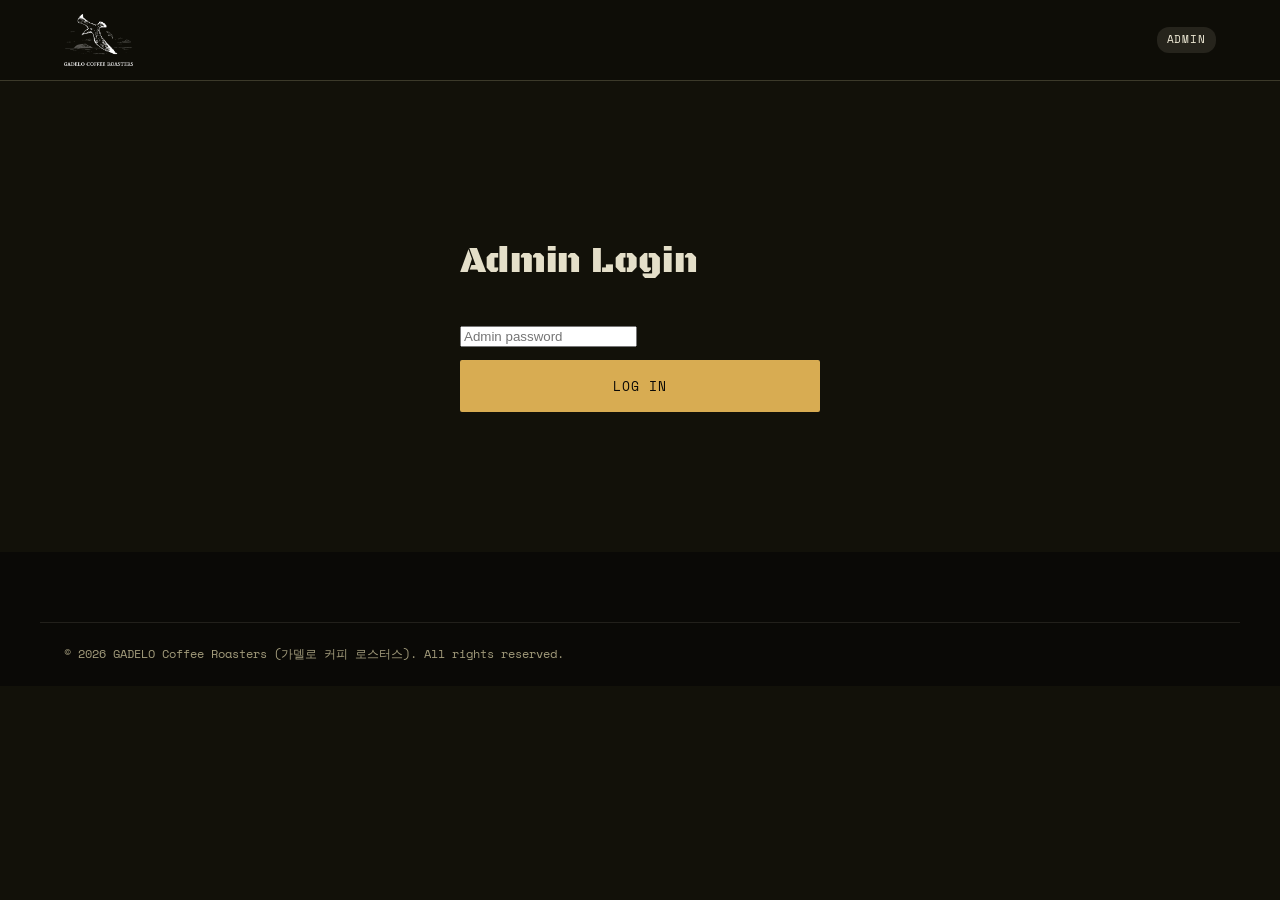
<file: admin.html>
<!DOCTYPE html>
<html lang="en">
<head>
<!-- Google tag (gtag.js) -->
<script async src="https://www.googletagmanager.com/gtag/js?id=G-LJ8C5Q8GLR"></script>
<script>
  window.dataLayer = window.dataLayer || [];
  function gtag(){dataLayer.push(arguments);}
  gtag('js', new Date());

  gtag('config', 'G-LJ8C5Q8GLR');
</script>
<meta charset="UTF-8">
<meta name="viewport" content="width=device-width, initial-scale=1.0">
<title>Admin — GADELO Coffee Roasters</title>
<!-- Internal tool, not a page for shoppers — keep it out of search results. -->
<meta name="robots" content="noindex, nofollow">
<!-- Favicon (2026-09-22) — see index.html head comment for source/crop notes. -->
<link rel="icon" href="favicon.ico" sizes="any">
<link rel="icon" href="images/favicon/favicon-16x16.png" sizes="16x16" type="image/png">
<link rel="icon" href="images/favicon/favicon-32x32.png" sizes="32x32" type="image/png">
<link rel="icon" href="images/favicon/icon-192.png" sizes="192x192" type="image/png">
<link rel="apple-touch-icon" href="images/favicon/apple-touch-icon.png">
<link rel="preconnect" href="https://fonts.googleapis.com">
<link rel="preconnect" href="https://fonts.gstatic.com" crossorigin>
<link href="https://fonts.googleapis.com/css2?family=Black+Ops+One&family=Black+Han+Sans&family=Noto+Serif+KR:wght@400;700&family=PT+Serif:ital,wght@0,400;0,700;1,400&family=Space+Mono:wght@400;700&display=swap" rel="stylesheet">
<link rel="stylesheet" href="css/style.css?v=20260922">
</head>
<body>

<!-- Same minimal header pattern as checkout.html — an admin tool isn't the
     place for the full site nav either. -->
<header class="checkout-header">
  <div class="wrap checkout-header-row">
    <a class="brand" href="index.html#top">
      <img src="images/logo-white.png" alt="GADELO Coffee Roasters">
    </a>
    <span class="admin-badge">Admin</span>
  </div>
</header>

<main class="wrap admin-page">

  <!-- Login view — single shared admin password (ADMIN_PASSWORD secret on
       the Worker). See js/admin.js + paypal-worker/worker.js "ADMIN AUTH"
       section. -->
  <section class="admin-login" id="adminLogin">
    <h1 class="checkout-title">Admin Login</h1>
    <div class="addr-row">
      <input type="password" id="adminPassword" placeholder="Admin password" autocomplete="current-password">
    </div>
    <button type="button" class="btn btn-brass btn-block" id="adminLoginBtn">Log In</button>
    <p class="cart-hint admin-login-error" id="adminLoginError" hidden></p>
  </section>

  <!-- Orders view — shown once logged in -->
  <section class="admin-orders" id="adminOrders" hidden>
    <div class="admin-orders-head">
      <h1 class="checkout-title">Orders</h1>
      <div class="admin-orders-actions">
        <select id="adminStatusFilter">
          <option value="paid">Paid</option>
          <option value="">All (incl. pending/abandoned)</option>
          <option value="pending">Pending only</option>
        </select>
        <button type="button" class="btn btn-brass btn-sm" id="adminRefreshBtn">Refresh</button>
        <button type="button" class="btn btn-outline btn-sm" id="adminLogoutBtn">Log Out</button>
      </div>
    </div>
    <p class="cart-hint" id="adminOrdersStatus"></p>
    <div class="admin-table-wrap">
      <table class="admin-table" id="adminTable">
        <thead>
          <tr>
            <th>Date</th>
            <th>Name</th>
            <th>Contact</th>
            <th>Destination</th>
            <th>Delivery</th>
            <th>Items</th>
            <th>Total</th>
            <th>Status</th>
          </tr>
        </thead>
        <tbody id="adminTableBody"></tbody>
      </table>
    </div>
  </section>

</main>

<footer id="contact">
  <div class="wrap footer-bottom" style="border-top:1px solid rgba(239,234,214,.1);">
    <span>© 2026 GADELO Coffee Roasters (가델로 커피 로스터스). All rights reserved.</span>
  </div>
</footer>

<script src="js/admin.js"></script>
</body>
</html>
</file>
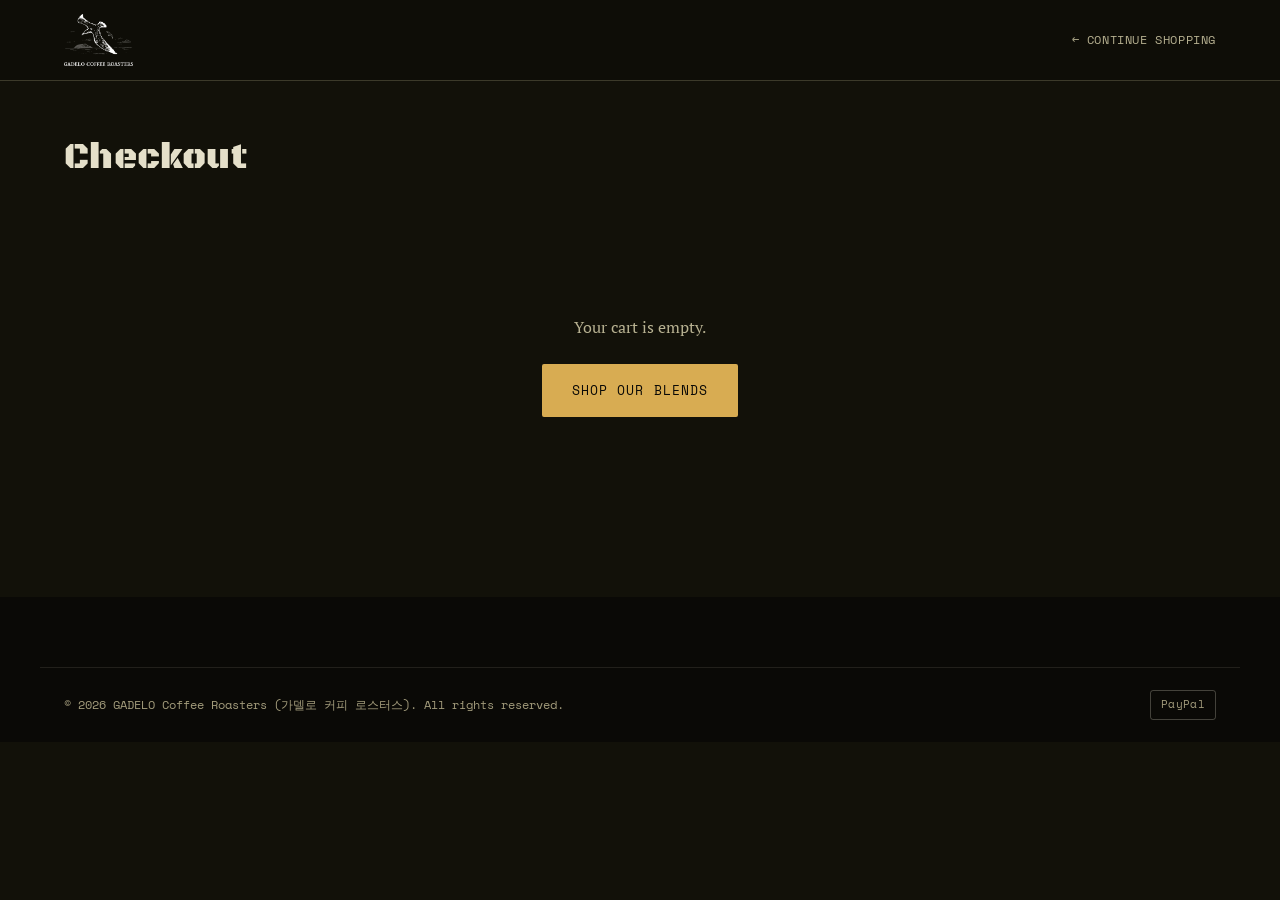
<file: checkout.html>
<!DOCTYPE html>
<html lang="en">
<head>
<!-- Google tag (gtag.js) -->
<script async src="https://www.googletagmanager.com/gtag/js?id=G-LJ8C5Q8GLR"></script>
<script>
  window.dataLayer = window.dataLayer || [];
  function gtag(){dataLayer.push(arguments);}
  gtag('js', new Date());

  gtag('config', 'G-LJ8C5Q8GLR');
</script>
<meta charset="UTF-8">
<meta name="viewport" content="width=device-width, initial-scale=1.0">
<title>Checkout — GADELO Coffee Roasters</title>
<meta name="description" content="GADELO Coffee Roasters — secure checkout.">
<!-- Transactional page — keep out of search results (2026-11-09 SEO pass). -->
<meta name="robots" content="noindex, nofollow">
<!-- Favicon (2026-09-22) — see index.html head comment for source/crop notes. -->
<link rel="icon" href="favicon.ico" sizes="any">
<link rel="icon" href="images/favicon/favicon-16x16.png" sizes="16x16" type="image/png">
<link rel="icon" href="images/favicon/favicon-32x32.png" sizes="32x32" type="image/png">
<link rel="icon" href="images/favicon/icon-192.png" sizes="192x192" type="image/png">
<link rel="apple-touch-icon" href="images/favicon/apple-touch-icon.png">
<link rel="preconnect" href="https://fonts.googleapis.com">
<link rel="preconnect" href="https://fonts.gstatic.com" crossorigin>
<link href="https://fonts.googleapis.com/css2?family=Black+Ops+One&family=Black+Han+Sans&family=Noto+Serif+KR:wght@400;700&family=PT+Serif:ital,wght@0,400;0,700;1,400&family=Space+Mono:wght@400;700&display=swap" rel="stylesheet">
<link rel="stylesheet" href="css/style.css?v=20260922">
</head>
<body>

<!-- ================= Minimal checkout header ================= -->
<!-- Deliberately stripped of the full site nav (Our Coffee / Story / Community) —
     a checkout page is meant to keep the shopper on task, not invite browsing away. -->
<header class="checkout-header">
  <div class="wrap checkout-header-row">
    <a class="brand" href="index.html#top">
      <img src="images/logo-white.png" alt="GADELO Coffee Roasters">
    </a>
    <a class="checkout-back-link" href="index.html#blends">&larr; Continue Shopping</a>
  </div>
</header>

<main class="wrap checkout-page">
  <h1 class="checkout-title">Checkout</h1>

  <!-- Empty-cart state: shown instead of the form if checkout.html is opened with nothing in the cart -->
  <div class="checkout-empty" id="checkoutEmpty" hidden>
    <p>Your cart is empty.</p>
    <a href="index.html#blends" class="btn btn-brass">Shop Our Blends</a>
  </div>

  <!-- Order-success state: shown after PayPal capture succeeds, replaces the form -->
  <div class="checkout-success" id="checkoutSuccess" hidden>
    <h2>Order placed — thank you!</h2>
    <p>A receipt from PayPal is on its way to your email. We'll follow up directly with delivery details.</p>
    <div class="addr-warning" id="successApoWarning" hidden>
      Please double-check that your delivery address is complete and accurate. Incomplete or incorrectly formatted addresses may result in the package being returned to sender, and reshipping costs will be the customer's responsibility.
    </div>
    <a href="index.html#top" class="btn btn-brass">Back to Home</a>
  </div>

  <div class="checkout-grid" id="checkoutGrid">
    <div class="checkout-main">

      <!-- Account section (2026-11-09, 2단계) — inline, compact version of
           login.html's forms, so a returning customer doesn't have to leave
           checkout to log in. Logging in here calls GET /customer/me and
           auto-fills the fields below from the saved profile (see
           applyCustomerProfile() in checkout.js); a guest sees only the
           "Have an account?" prompt and checkout works exactly as before.
           After a successful order, if logged in, checkout.js POSTs the
           address that was actually used to /customer/save-address so next
           time it's already filled in. -->
      <section class="checkout-section acct-section" id="acctSection">
        <div id="acctLoggedOut">
          <p class="acct-prompt">
            Have an account? <button type="button" class="acct-link-btn" id="acctShowLoginBtn">Log in</button>
            to auto-fill your info, or <a href="login.html?next=checkout.html" class="acct-link-btn-a">create one</a>.
          </p>
          <div class="acct-mini-form" id="acctMiniForm" hidden>
            <div class="addr-row-split">
              <input type="text" id="acctUsername" placeholder="Username (아이디)" autocomplete="username">
              <input type="password" id="acctPassword" placeholder="Password" autocomplete="current-password">
            </div>
            <div class="acct-mini-actions">
              <button type="button" class="btn btn-brass btn-sm" id="acctLoginBtn">Log In</button>
              <button type="button" class="btn btn-outline btn-sm" id="acctCancelBtn">Cancel</button>
            </div>
            <p class="acct-error" id="acctError" hidden></p>
          </div>
        </div>
        <div id="acctLoggedIn" hidden>
          <span class="admin-badge" id="acctBadge">Logged in</span>
          <button type="button" class="acct-link-btn" id="acctLogoutBtn">Not you? Log out</button>
        </div>
      </section>

      <section class="checkout-section">
        <h2 class="checkout-section-title">1. Delivery</h2>
        <p class="addr-note">Please pick your delivery region first — shipping is calculated automatically from it (Korea: flat $4, free over $50 / other regions: based on total cart weight). If you're affiliated with a base, select it below; otherwise pick "No camp / regular address."</p>

        <!-- Unified delivery address (2026-09-21, 12차 → 13차 → 14차). Region +
             Camp are the structured pickers that drive the automatic
             shipping-fee estimate and the PayPal country-code routing.
             14차: the address itself is now City / Address / 상세주소(detail)
             — a more familiar three-field layout than 13차's single free-text
             box — but on the wire it's still composed into one newline-joined
             string (see composeIntlAddressText() in checkout.js) so
             worker.js buildPurchaseUnit() (the 'international' branch, the
             only branch this page ever sends into) needs no changes: line 1
             is Address (→ address_line_1), line 2 is "City, 상세주소" (→
             address_line_2), and APO/FPO wording anywhere in the combined
             text still decides the country code, exactly as in 13차. City is
             left optional since APO/FPO-style addresses don't really have
             one (그 경우 상세주소에 APO/FPO 코드를 적어주시면 됩니다).
             2026-11-02: 14차's "just write APO/FPO somewhere in the text"
             approach asked the shopper to know military mail jargon, and
             asked the backend to guess from wording. Replaced with a plain
             yes/no question (#deliveryTypeRow, shown once a real camp is
             picked) — "can this address get door delivery, or do you need a
             Post Box" — in the shopper's own terms. "No" swaps the three
             address fields out for one Post Box field (#addrFieldsPostbox);
             "Yes" keeps this same City/Address/detail set
             (#addrFieldsHome). The explicit answer is sent to worker.js as
             address.deliveryType so it no longer has to scan the text for
             "APO"/"FPO" (that scan stays as a fallback only for a stale
             cached client that never sends the new field). Now applies to
             Korea too (조나단 요청, 2026-11-02) — previously Korea had no
             on-base/off-base distinction at all. -->
        <div class="cart-address" id="cartAddressIntl">
          <div class="addr-warning">
            Please enter your complete and accurate mailing address. Incomplete or incorrectly formatted addresses may result in the package being returned to sender, and reshipping costs will be the customer's responsibility.
          </div>
          <div class="addr-row">
            <input type="text" id="intlName" placeholder="Full name">
          </div>
          <div class="addr-row-split">
            <input type="tel" id="intlPhone" placeholder="Phone">
            <input type="email" id="intlEmail" placeholder="Email (optional)">
          </div>
          <div class="addr-row">
            <select id="intlRegion">
              <option value="">Region…</option>
              <option value="korea">Korea</option>
              <option value="japan_mainland">Japan</option>
              <option value="okinawa">Okinawa</option>
              <option value="hawaii">Hawaii</option>
              <option value="guam">Guam</option>
            </select>
          </div>
          <div class="addr-row">
            <select id="intlBase" disabled>
              <option value="">Camp…</option>
            </select>
          </div>
          <!-- Shown only when "Other" is picked above, so a camp missing
               from the list never blocks checkout. -->
          <div class="addr-row" id="intlBaseOtherRow" hidden>
            <input type="text" id="intlBaseOther" placeholder="Camp name">
          </div>
          <p class="addr-base-fee-hint" id="intlBaseFeeHint"></p>

          <!-- 2026-11-02 — see the dated comment above #cartAddressIntl.
               Shown only once a real camp is picked (not "No camp / regular
               address") and the region isn't Hawaii — Hawaii is a real US
               state, always door delivery, no question needed. -->
          <div class="addr-row" id="deliveryTypeRow" hidden>
            <p class="addr-deliv-question">Can packages be delivered straight to your door at this camp?</p>
            <div class="deliv-select" id="deliveryTypeSelect">
              <button type="button" class="deliv-opt" id="deliveryTypeHomeBtn" data-value="home">Yes — deliver to my address</button>
              <button type="button" class="deliv-opt" id="deliveryTypePostboxBtn" data-value="postbox">No — I use a Post Box</button>
            </div>
          </div>

          <div id="addrFieldsHome">
            <div class="addr-row">
              <input type="text" id="intlCity" placeholder="City (optional)">
            </div>
            <div class="addr-row">
              <input type="text" id="intlAddress" placeholder="Address (street address, camp name, etc.)">
            </div>
            <div class="addr-row">
              <textarea id="intlAddressDetail" rows="2" placeholder="Address detail — apartment/unit, building, floor, etc. (optional)"></textarea>
            </div>
          </div>

          <div class="addr-row" id="addrFieldsPostbox" hidden>
            <input type="text" id="intlPostBox" placeholder="Post Box number (e.g., Box 1234)">
          </div>

          <div class="addr-contact-alt">
            <p class="addr-contact-alt-label">Not sure how to fill this in? Reach out however's easiest for you.</p>
            <div class="social-contact-row">
              <a class="social-contact-btn sc-instagram" href="https://www.instagram.com/gadelo_coffee_roasters/" target="_blank" rel="noopener" aria-label="Contact us on Instagram">
                <svg viewBox="0 0 24 24" fill="none" stroke="currentColor" stroke-width="1.8"><rect x="3" y="3" width="18" height="18" rx="5"/><circle cx="12" cy="12" r="4"/><circle cx="17.5" cy="6.5" r="1"/></svg>
                <span>Instagram</span>
              </a>
              <a class="social-contact-btn sc-facebook" href="https://www.facebook.com/gadelocoffee?locale=ko_KR" target="_blank" rel="noopener" aria-label="Contact us on Facebook">
                <svg viewBox="0 0 24 24" fill="none" stroke="currentColor" stroke-width="1.8"><path d="M15 8h-2c-1.1 0-2 .9-2 2v2H9v3h2v7h3v-7h2.2l.8-3H14v-1.5c0-.5.3-1 1-1h1.5V8z"/></svg>
                <span>Facebook</span>
              </a>
              <a class="social-contact-btn sc-whatsapp" href="https://wa.me/821084808942?text=Hi%20GADELO%2C%20I%20have%20a%20question%20about%20my%20CAMP%20delivery%20address." target="_blank" rel="noopener" aria-label="Contact us on WhatsApp">
                <svg viewBox="0 0 24 24" fill="currentColor"><path d="M12 2C6.48 2 2 6.48 2 12c0 1.85.5 3.58 1.38 5.07L2 22l5.06-1.35A9.94 9.94 0 0 0 12 22c5.52 0 10-4.48 10-10S17.52 2 12 2zm0 18c-1.6 0-3.13-.43-4.46-1.22l-.32-.19-3.02.8.81-2.94-.21-.32A7.94 7.94 0 0 1 4 12c0-4.41 3.59-8 8-8s8 3.59 8 8-3.59 8-8 8zm4.4-5.9c-.24-.12-1.43-.7-1.65-.79-.22-.08-.38-.12-.54.12-.16.24-.62.79-.76.95-.14.16-.28.18-.52.06-.24-.12-1.02-.38-1.94-1.2-.72-.64-1.2-1.43-1.34-1.67-.14-.24-.02-.37.11-.49.11-.11.24-.28.36-.42.12-.14.16-.24.24-.4.08-.16.04-.3-.02-.42-.06-.12-.54-1.3-.74-1.78-.19-.46-.39-.4-.54-.41h-.46c-.16 0-.42.06-.64.3-.22.24-.84.82-.84 2s.86 2.32.98 2.48c.12.16 1.7 2.6 4.12 3.64.58.25 1.03.4 1.38.51.58.18 1.11.16 1.53.1.47-.07 1.43-.58 1.63-1.15.2-.57.2-1.05.14-1.15-.06-.1-.22-.16-.46-.28z"/></svg>
                <span>WhatsApp</span>
              </a>
            </div>
          </div>

          <div class="addr-review" id="intlAddressReview" hidden>
            <h5>Please review your delivery address — is this correct?</h5>
            <div class="addr-review-text" id="intlAddressReviewText"></div>
            <label class="addr-confirm-check">
              <input type="checkbox" id="intlConfirmCheck">
              <span>Yes, this address is correct.</span>
            </label>
          </div>

          <div class="cart-hint addr-manual-quote" id="intlManualQuote" hidden>
            This order's total weight is over 5kg, outside our automatic shipping calculator. Please <a href="contact.html">contact us</a> for a manual shipping quote before ordering.
          </div>
        </div>
      </section>

    </div>

    <aside class="checkout-summary">
      <h2 class="checkout-section-title">Order Summary</h2>
      <div class="checkout-items" id="checkoutItems"></div>
      <div class="cart-summary">
        <div class="cart-summary-row" id="cartDestRow" hidden><span>Ship to</span><span id="cartDestValue"></span></div>
        <div class="cart-summary-row"><span>Subtotal</span><span id="cartSubtotal">$0.00</span></div>
        <div class="cart-summary-row"><span>Shipping</span><span id="cartShipping">$0.00</span></div>
        <div class="cart-summary-row total-row"><span>Total</span><span id="cartTotal">$0.00</span></div>
      </div>

      <h2 class="checkout-section-title">2. Payment</h2>
      <!-- All three buttons below are shown/hidden automatically based on what
           PayPal reports as eligible for this buyer/currency — see js/checkout.js.
           checkoutBlocked replaces this whole block when checkout can't proceed
           yet (APO address not confirmed, or order is over the 5kg auto-quote
           limit) — see js/checkout.js updatePaymentGate(). -->
      <div class="checkout-pay-buttons" id="checkoutPayButtons">
        <paypal-button id="ppButton" type="pay" hidden></paypal-button>
        <paypal-basic-card-container>
          <paypal-basic-card-button id="cardGuestButton" hidden></paypal-basic-card-button>
        </paypal-basic-card-container>
        <div id="googlepayButtonContainer"></div>
      </div>
      <div class="cart-hint checkout-blocked" id="checkoutBlocked" hidden></div>
      <div class="cart-hint paypal-fallback" id="paypalFallback" hidden>PayPal checkout couldn't load. Please refresh the page, or try again in a moment.</div>
      <div class="cart-hint">Prices shown in USD. Secure checkout powered by PayPal.</div>
    </aside>
  </div>
</main>

<footer id="contact">
  <div class="wrap footer-bottom" style="border-top:1px solid rgba(239,234,214,.1);">
    <span>© 2026 GADELO Coffee Roasters (가델로 커피 로스터스). All rights reserved.</span>
    <div class="pay-icons">
      <span class="pay-badge">PayPal</span>
    </div>
  </div>
</footer>

<div class="toast" id="toast"></div>

<!-- Google's own Google Pay button widget — only used if the shopper is
     eligible; harmless to load unconditionally. -->
<script src="https://pay.google.com/gp/p/js/pay.js"></script>
<script src="js/products.js"></script>
<script src="js/cart-store.js"></script>
<script src="js/customer.js"></script>
<script src="js/checkout.js"></script>
<!-- PayPal JS SDK v6. Swap to https://www.sandbox.paypal.com/web-sdk/v6/core
     while testing with a Sandbox Client ID/Secret — see paypal-worker/README.md. -->
<script async src="https://www.paypal.com/web-sdk/v6/core" onload="onPayPalWebSdkLoaded()" onerror="onPayPalWebSdkFailed()"></script>
</body>
</html>
</file>
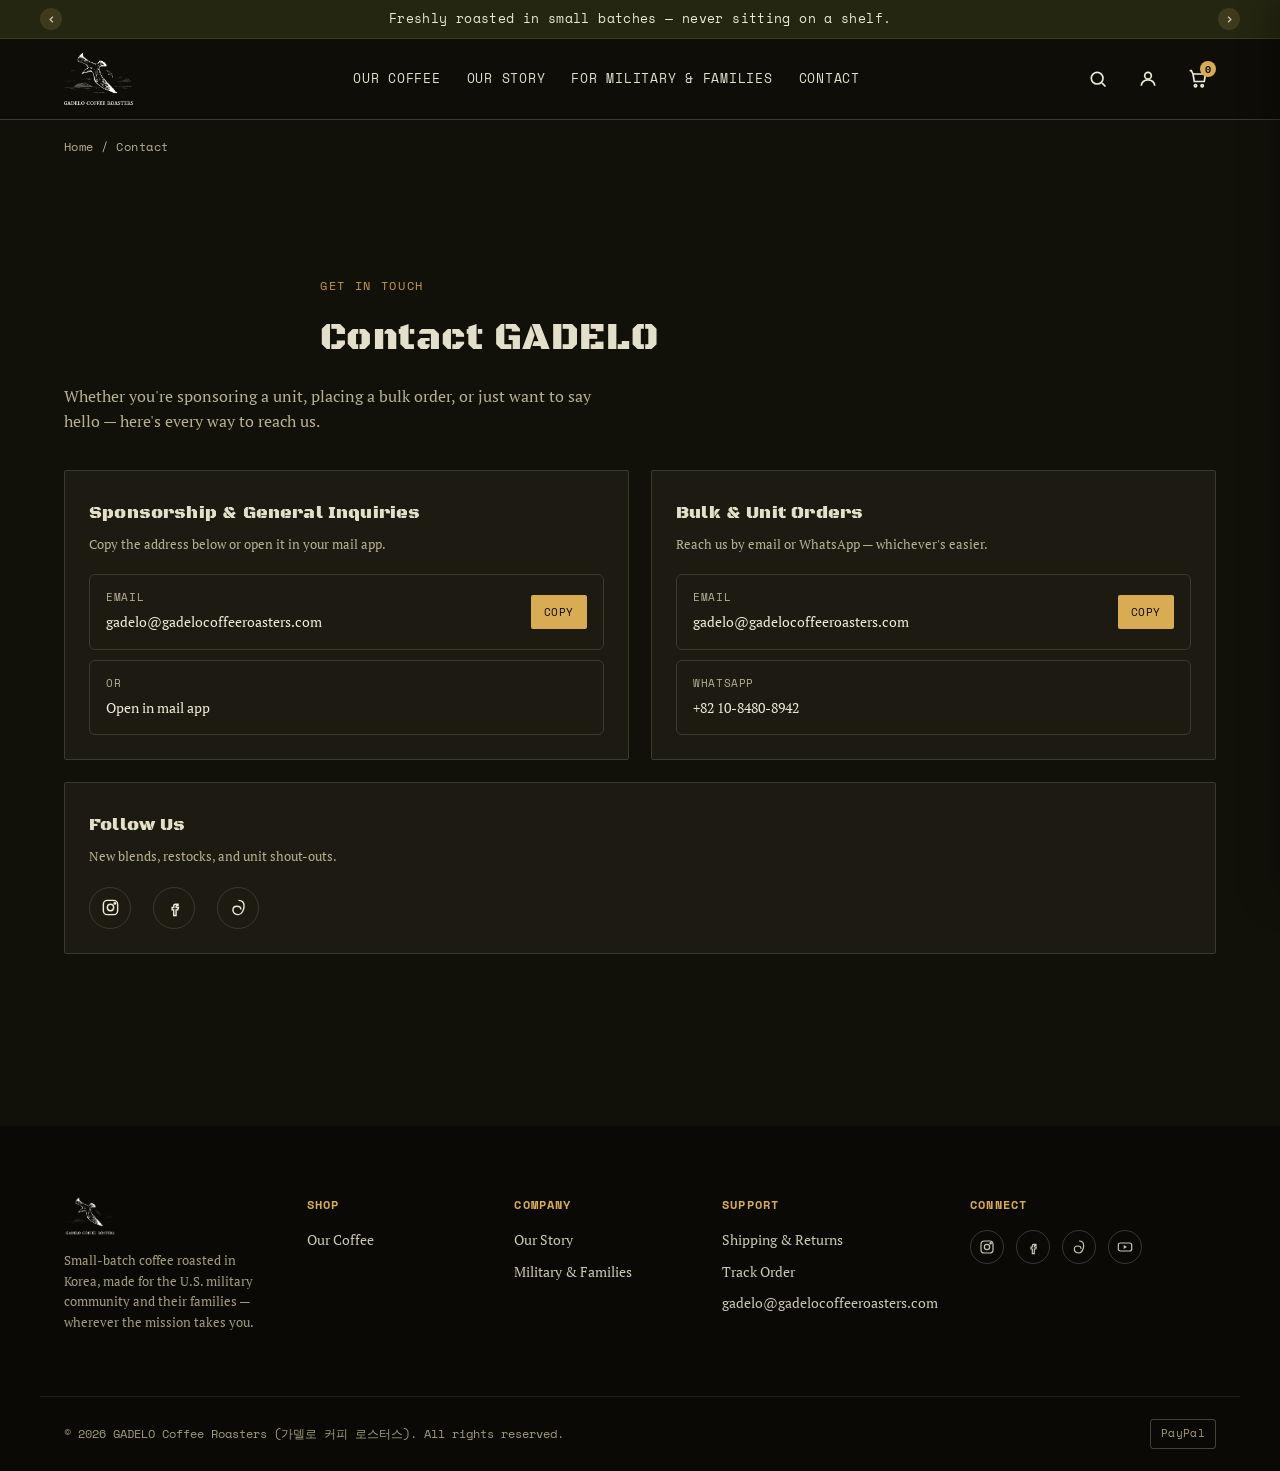
<file: contact.html>
<!DOCTYPE html>
<html lang="en">
<head>
<!-- Google tag (gtag.js) -->
<script async src="https://www.googletagmanager.com/gtag/js?id=G-LJ8C5Q8GLR"></script>
<script>
  window.dataLayer = window.dataLayer || [];
  function gtag(){dataLayer.push(arguments);}
  gtag('js', new Date());

  gtag('config', 'G-LJ8C5Q8GLR');
</script>
<meta charset="UTF-8">
<meta name="viewport" content="width=device-width, initial-scale=1.0">
<title>Contact GADELO Coffee Roasters | Pyeongtaek Coffee Roastery</title>
<meta name="description" content="Get in touch with GADELO Coffee Roasters — sponsorship inquiries, bulk & unit orders, and where to follow us. Near Camp Humphreys, Pyeongtaek.">
<link rel="canonical" href="https://www.gadelocoffeeroasters.com/contact.html">
<meta property="og:type" content="website">
<meta property="og:site_name" content="GADELO Coffee Roasters">
<meta property="og:title" content="Contact GADELO Coffee Roasters">
<meta property="og:description" content="Sponsorship inquiries, bulk & unit orders, and where to follow us.">
<meta property="og:url" content="https://www.gadelocoffeeroasters.com/contact.html">
<meta property="og:image" content="https://www.gadelocoffeeroasters.com/images/hero-poster.jpg">
<!-- Favicon (2026-09-22) — see index.html head comment for source/crop notes. -->
<link rel="icon" href="favicon.ico" sizes="any">
<link rel="icon" href="images/favicon/favicon-16x16.png" sizes="16x16" type="image/png">
<link rel="icon" href="images/favicon/favicon-32x32.png" sizes="32x32" type="image/png">
<link rel="icon" href="images/favicon/icon-192.png" sizes="192x192" type="image/png">
<link rel="apple-touch-icon" href="images/favicon/apple-touch-icon.png">
<link rel="preconnect" href="https://fonts.googleapis.com">
<link rel="preconnect" href="https://fonts.gstatic.com" crossorigin>
<link href="https://fonts.googleapis.com/css2?family=Black+Ops+One&family=Black+Han+Sans&family=Noto+Serif+KR:wght@400;700&family=PT+Serif:ital,wght@0,400;0,700;1,400&family=Space+Mono:wght@400;700&display=swap" rel="stylesheet">
<link rel="stylesheet" href="css/style.css?v=20260922">
</head>
<body>

<!-- ================= Announcement bar ================= -->
<div class="announce">
  <div class="announce-inner wrap">
    <button class="announce-nav prev" id="announcePrev" aria-label="Previous message">
      <svg viewBox="0 0 24 24" fill="none" stroke="#EFEAD6" stroke-width="2.5"><polyline points="15 18 9 12 15 6"></polyline></svg>
    </button>
    <span id="announceText"></span>
    <button class="announce-nav next" id="announceNext" aria-label="Next message">
      <svg viewBox="0 0 24 24" fill="none" stroke="#EFEAD6" stroke-width="2.5"><polyline points="9 18 15 12 9 6"></polyline></svg>
    </button>
  </div>
</div>

<!-- ================= Header ================= -->
<header>
  <div class="nav-row">
    <a class="brand" href="index.html#top">
      <img src="images/logo-white.png" alt="GADELO Coffee Roasters">
    </a>
    <nav class="primary">
      <a href="index.html#blends">Our Coffee</a>
      <a href="index.html#about">Our Story</a>
      <a href="index.html#community">For Military &amp; Families</a>
      <a href="contact.html">Contact</a>
    </nav>
    <div class="nav-actions">
      <button class="icon-btn" aria-label="Search">
        <svg viewBox="0 0 24 24" fill="none" stroke="currentColor" stroke-width="2"><circle cx="11" cy="11" r="7"/><line x1="21" y1="21" x2="16.65" y2="16.65"/></svg>
      </button>
      <a class="icon-btn" href="login.html" id="navAccountLink" aria-label="Account">
        <svg viewBox="0 0 24 24" fill="none" stroke="currentColor" stroke-width="2"><circle cx="12" cy="8" r="4"/><path d="M4 20c0-4 3.6-7 8-7s8 3 8 7"/></svg>
      </a>
      <button class="icon-btn" id="cartToggle" aria-label="Open cart">
        <svg viewBox="0 0 24 24" fill="none" stroke="currentColor" stroke-width="2"><path d="M6 6h15l-1.5 9h-12z"/><path d="M6 6L4 2H2"/><circle cx="9" cy="20" r="1.4"/><circle cx="17" cy="20" r="1.4"/></svg>
        <span class="cart-count" id="cartCount">0</span>
      </button>
      <button class="hamburger icon-btn" id="hamburgerBtn" aria-label="Menu">
        <svg viewBox="0 0 24 24" fill="none" stroke="currentColor" stroke-width="2"><line x1="3" y1="6" x2="21" y2="6"/><line x1="3" y1="12" x2="21" y2="12"/><line x1="3" y1="18" x2="21" y2="18"/></svg>
      </button>
    </div>
  </div>
</header>

<div class="wrap breadcrumb">
  <a href="index.html#top">Home</a> /
  <span>Contact</span>
</div>

<!-- ================= Contact page ================= -->
<section>
  <div class="wrap" style="padding-top:36px;padding-bottom:70px;">
    <div class="section-head" style="text-align:left;margin-bottom:8px;">
      <span class="eyebrow">GET IN TOUCH</span>
      <h2>Contact GADELO</h2>
    </div>
    <div class="contact-page-intro">
      <p>Whether you're sponsoring a unit, placing a bulk order, or just want to say hello — here's every way to reach us.</p>
    </div>

    <div class="contact-cards">
      <!-- Sponsorship / general inquiries -->
      <div class="contact-card">
        <h3>Sponsorship &amp; General Inquiries</h3>
        <p class="sub">Copy the address below or open it in your mail app.</p>
        <div class="contact-option">
          <div class="meta">
            <span class="label">Email</span>
            <span class="value">gadelo@gadelocoffeeroasters.com</span>
          </div>
          <button type="button" class="copy-btn" data-copy="gadelo@gadelocoffeeroasters.com">Copy</button>
        </div>
        <a class="contact-option link-row" href="mailto:gadelo@gadelocoffeeroasters.com?subject=Unit%20Sponsorship%20Inquiry">
          <div class="meta">
            <span class="label">Or</span>
            <span class="value">Open in mail app</span>
          </div>
        </a>
      </div>

      <!-- Bulk & unit orders -->
      <div class="contact-card">
        <h3>Bulk &amp; Unit Orders</h3>
        <p class="sub">Reach us by email or WhatsApp — whichever's easier.</p>
        <div class="contact-option">
          <div class="meta">
            <span class="label">Email</span>
            <span class="value">gadelo@gadelocoffeeroasters.com</span>
          </div>
          <button type="button" class="copy-btn" data-copy="gadelo@gadelocoffeeroasters.com">Copy</button>
        </div>
        <a class="contact-option link-row" href="https://wa.me/821084808942?text=Hi%20GADELO%2C%20I%27d%20like%20to%20ask%20about%20bulk%2Funit%20orders." target="_blank" rel="noopener">
          <div class="meta">
            <span class="label">WhatsApp</span>
            <span class="value">+82 10-8480-8942</span>
          </div>
        </a>
      </div>

      <!-- Social -->
      <div class="contact-card contact-social-card">
        <h3>Follow Us</h3>
        <p class="sub">New blends, restocks, and unit shout-outs.</p>
        <div class="social-row">
          <a href="https://www.instagram.com/gadelo_coffee_roasters/" target="_blank" rel="noopener" aria-label="Instagram"><svg viewBox="0 0 24 24" fill="none" stroke="currentColor" stroke-width="1.8"><rect x="3" y="3" width="18" height="18" rx="5"/><circle cx="12" cy="12" r="4"/><circle cx="17.5" cy="6.5" r="1"/></svg></a>
          <a href="https://www.facebook.com/gadelocoffee?locale=ko_KR" target="_blank" rel="noopener" aria-label="Facebook"><svg viewBox="0 0 24 24" fill="none" stroke="currentColor" stroke-width="1.8"><path d="M15 8h-2c-1.1 0-2 .9-2 2v2H9v3h2v7h3v-7h2.2l.8-3H14v-1.5c0-.5.3-1 1-1h1.5V8z"/></svg></a>
          <a href="https://www.threads.com/@gadelo_coffee_roasters?hl=ko" target="_blank" rel="noopener" aria-label="Threads"><svg viewBox="0 0 24 24" fill="none" stroke="currentColor" stroke-width="1.8"><path d="M12 3c4 0 7 2.5 7 7 0 5-3 11-7 11s-7-2-7-6c0-3 2-4.5 5-4.5s5 1.5 5 4"/></svg></a>
        </div>
      </div>
    </div>
  </div>
</section>

<!-- ================= Footer ================= -->
<footer>
  <div class="wrap footer-grid">
    <div class="footer-brand">
      <img src="images/logo-navy-crop.png" alt="GADELO Coffee Roasters">
      <p>Small-batch coffee roasted in Korea, made for the U.S. military community and their families — wherever the mission takes you.</p>
    </div>
    <div class="footer-col">
      <h4>Shop</h4>
      <a href="index.html#blends">Our Coffee</a>
    </div>
    <div class="footer-col">
      <h4>Company</h4>
      <a href="index.html#about">Our Story</a>
      <a href="index.html#community">Military &amp; Families</a>
    </div>
    <div class="footer-col">
      <h4>Support</h4>
      <a href="#">Shipping &amp; Returns</a>
      <a href="#">Track Order</a>
      <a href="mailto:gadelo@gadelocoffeeroasters.com">gadelo@gadelocoffeeroasters.com</a>
    </div>
    <div class="footer-col">
      <h4>Connect</h4>
      <div class="social-row">
        <a href="https://www.instagram.com/gadelo_coffee_roasters/" target="_blank" rel="noopener" aria-label="Instagram"><svg viewBox="0 0 24 24" fill="none" stroke="currentColor" stroke-width="1.8"><rect x="3" y="3" width="18" height="18" rx="5"/><circle cx="12" cy="12" r="4"/><circle cx="17.5" cy="6.5" r="1"/></svg></a>
        <a href="https://www.facebook.com/gadelocoffee?locale=ko_KR" target="_blank" rel="noopener" aria-label="Facebook"><svg viewBox="0 0 24 24" fill="none" stroke="currentColor" stroke-width="1.8"><path d="M15 8h-2c-1.1 0-2 .9-2 2v2H9v3h2v7h3v-7h2.2l.8-3H14v-1.5c0-.5.3-1 1-1h1.5V8z"/></svg></a>
        <a href="https://www.threads.com/@gadelo_coffee_roasters?hl=ko" target="_blank" rel="noopener" aria-label="Threads"><svg viewBox="0 0 24 24" fill="none" stroke="currentColor" stroke-width="1.8"><path d="M12 3c4 0 7 2.5 7 7 0 5-3 11-7 11s-7-2-7-6c0-3 2-4.5 5-4.5s5 1.5 5 4"/></svg></a>
        <a href="#" aria-label="YouTube"><svg viewBox="0 0 24 24" fill="none" stroke="currentColor" stroke-width="1.8"><rect x="2" y="6" width="20" height="12" rx="3"/><path d="M10 9l5 3-5 3z" fill="currentColor" stroke="none"/></svg></a>
      </div>
    </div>
  </div>
  <div class="footer-bottom">
    <span>© 2026 GADELO Coffee Roasters (가델로 커피 로스터스). All rights reserved.</span>
    <div class="pay-icons">
      <span class="pay-badge">PayPal</span>
    </div>
  </div>
</footer>

<!-- ================= Cart drawer ================= -->
<div class="overlay" id="overlay"></div>
<aside class="cart-drawer" id="cartDrawer" aria-hidden="true">
  <div class="cart-head">
    <h3>Your Cart</h3>
    <button class="close-x" id="cartClose">&times;</button>
  </div>

  <div class="cart-view" id="cartView">
    <div class="cart-scroll">
      <div class="cart-items" id="cartItems">
        <div class="cart-empty">Your cart is empty.<br>Add a blend to get started.</div>
      </div>
      <div class="cart-crosssell" id="cartCrosssell" hidden>
        <h4>You Might Also Like</h4>
        <div id="crosssellList"></div>
      </div>
    </div>
    <div class="cart-foot">
      <div class="cart-subtotal"><span>Subtotal</span><span id="cartSubtotalMini">$0.00</span></div>
      <button type="button" class="btn btn-brass btn-block" id="goCheckout">Checkout</button>
      <div class="cart-hint">Prices shown in USD. Secure checkout powered by PayPal.</div>
    </div>
  </div>
</aside>

<div class="toast" id="toast"></div>

<script src="js/products.js"></script>
<script src="js/cart-store.js"></script>
<script src="js/customer.js"></script>
<script src="js/app.js"></script>
</body>
</html>
</file>
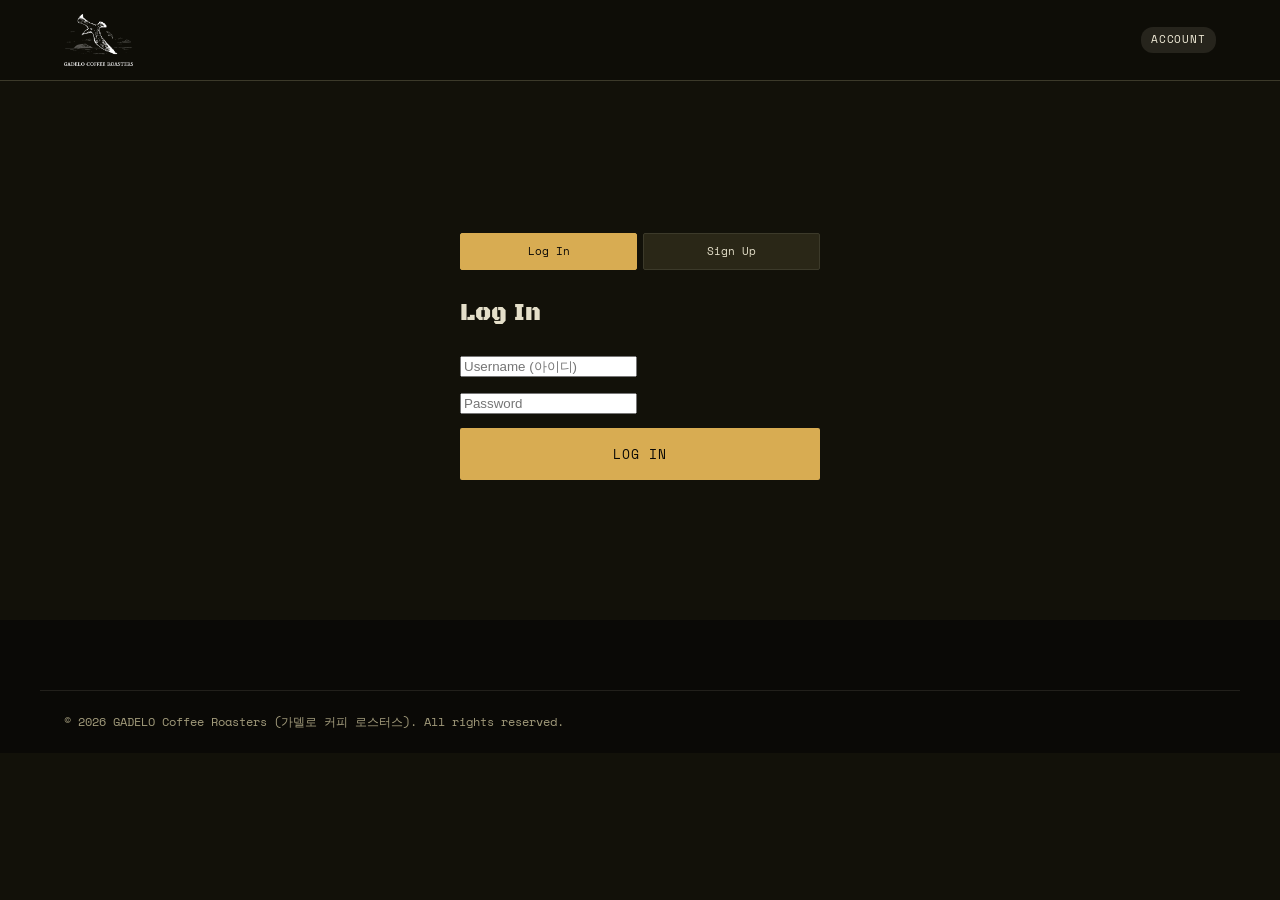
<file: login.html>
<!DOCTYPE html>
<html lang="en">
<head>
<!-- Google tag (gtag.js) -->
<script async src="https://www.googletagmanager.com/gtag/js?id=G-LJ8C5Q8GLR"></script>
<script>
  window.dataLayer = window.dataLayer || [];
  function gtag(){dataLayer.push(arguments);}
  gtag('js', new Date());

  gtag('config', 'G-LJ8C5Q8GLR');
</script>
<meta charset="UTF-8">
<meta name="viewport" content="width=device-width, initial-scale=1.0">
<title>Log In / Sign Up — GADELO Coffee Roasters</title>
<meta name="description" content="Log in or create a GADELO Coffee Roasters account to save your delivery address and auto-fill it at checkout next time.">
<meta name="robots" content="noindex, nofollow">
<!-- Favicon (2026-09-22) — see index.html head comment for source/crop notes. -->
<link rel="icon" href="favicon.ico" sizes="any">
<link rel="icon" href="images/favicon/favicon-16x16.png" sizes="16x16" type="image/png">
<link rel="icon" href="images/favicon/favicon-32x32.png" sizes="32x32" type="image/png">
<link rel="icon" href="images/favicon/icon-192.png" sizes="192x192" type="image/png">
<link rel="apple-touch-icon" href="images/favicon/apple-touch-icon.png">
<link rel="preconnect" href="https://fonts.googleapis.com">
<link rel="preconnect" href="https://fonts.gstatic.com" crossorigin>
<link href="https://fonts.googleapis.com/css2?family=Black+Ops+One&family=Black+Han+Sans&family=Noto+Serif+KR:wght@400;700&family=PT+Serif:ital,wght@0,400;0,700;1,400&family=Space+Mono:wght@400;700&display=swap" rel="stylesheet">
<link rel="stylesheet" href="css/style.css?v=20260922">
</head>
<body>

<!-- Same minimal header pattern as checkout.html/admin.html — an account
     screen isn't the place for the full site nav either. -->
<header class="checkout-header">
  <div class="wrap checkout-header-row">
    <a class="brand" href="index.html#top">
      <img src="images/logo-white.png" alt="GADELO Coffee Roasters">
    </a>
    <span class="admin-badge">Account</span>
  </div>
</header>

<main class="wrap admin-page">
  <section class="admin-login" id="acctCard">

    <!-- Tabs — reuses the Post Box yes/no segmented-button pattern
         (.deliv-select/.deliv-opt from checkout.html) for visual
         consistency instead of inventing a new tab style. -->
    <div class="deliv-select" style="margin-bottom:24px;">
      <button type="button" class="deliv-opt active" id="tabLoginBtn">Log In</button>
      <button type="button" class="deliv-opt" id="tabSignupBtn">Sign Up</button>
    </div>

    <div id="loginForm">
      <h1 class="checkout-title" style="font-size:24px; margin-bottom:20px;">Log In</h1>
      <div class="addr-row">
        <input type="text" id="loginUsername" placeholder="Username (아이디)" autocomplete="username">
      </div>
      <div class="addr-row">
        <input type="password" id="loginPassword" placeholder="Password" autocomplete="current-password">
      </div>
      <button type="button" class="btn btn-brass btn-block" id="loginSubmitBtn">Log In</button>
      <p class="admin-login-error" id="loginError" hidden></p>
    </div>

    <!-- Order here matches how the sign-up was asked for: email, username,
         password, phone, nickname, then an optional address block. Address
         is deliberately simple (region + one line + detail) — not the full
         camp/Post Box picker from checkout.html — a shopper's first real
         order still asks for the rest and saves it automatically for next
         time (see js/checkout.js's applyProfile()/currentAddressForSave()). -->
    <div id="signupForm" hidden>
      <h1 class="checkout-title" style="font-size:24px; margin-bottom:20px;">Create Account</h1>
      <div class="addr-row">
        <input type="email" id="signupEmail" placeholder="Email" autocomplete="email">
      </div>
      <div class="addr-row">
        <input type="text" id="signupUsername" placeholder="Username (아이디, 4–20 characters: letters, numbers, _)" autocomplete="username">
      </div>
      <div class="addr-row">
        <input type="password" id="signupPassword" placeholder="Password (min. 8 characters)" autocomplete="new-password">
      </div>
      <div class="addr-row">
        <input type="tel" id="signupPhone" placeholder="Phone" autocomplete="tel">
      </div>
      <div class="addr-row">
        <input type="text" id="signupNickname" placeholder="Nickname (닉네임)" autocomplete="nickname">
      </div>

      <p class="acct-prompt" style="margin:16px 0 8px;">Shipping address (optional — you can add this on your first order instead)</p>
      <div class="addr-row">
        <select id="signupRegion">
          <option value="">Region…</option>
          <option value="korea">Korea</option>
          <option value="japan_mainland">Japan</option>
          <option value="okinawa">Okinawa</option>
          <option value="hawaii">Hawaii</option>
          <option value="guam">Guam</option>
        </select>
      </div>
      <div class="addr-row">
        <input type="text" id="signupAddress" placeholder="Address">
      </div>
      <div class="addr-row">
        <input type="text" id="signupAddressDetail" placeholder="Apt / Unit / additional detail (optional)">
      </div>

      <button type="button" class="btn btn-brass btn-block" id="signupSubmitBtn">Create Account</button>
      <p class="admin-login-error" id="signupError" hidden></p>
    </div>

    <div id="acctSuccess" hidden style="text-align:center; padding:12px 0;">
      <p style="font-family:'Space Mono',monospace; font-size:11px; letter-spacing:.08em; text-transform:uppercase; color:#8fcf7a; margin:0 0 10px;">✓ <span id="acctSuccessLabel">Logged in</span></p>
      <p class="cart-hint" id="acctSuccessName" style="margin-bottom:22px;"></p>
      <a href="index.html#blends" class="btn btn-outline" id="acctContinueBtn">Continue Shopping</a>
      <div style="margin-top:14px;">
        <button type="button" id="acctLogoutLink" style="background:none; border:none; cursor:pointer; font-family:'Space Mono',monospace; font-size:11px; letter-spacing:.04em; color:#B7B191; text-decoration:underline;">Log out</button>
      </div>
    </div>

  </section>
</main>

<footer id="contact">
  <div class="wrap footer-bottom" style="border-top:1px solid rgba(239,234,214,.1);">
    <span>© 2026 GADELO Coffee Roasters (가델로 커피 로스터스). All rights reserved.</span>
  </div>
</footer>

<script src="js/customer.js"></script>
<script src="js/login.js"></script>
</body>
</html>
</file>
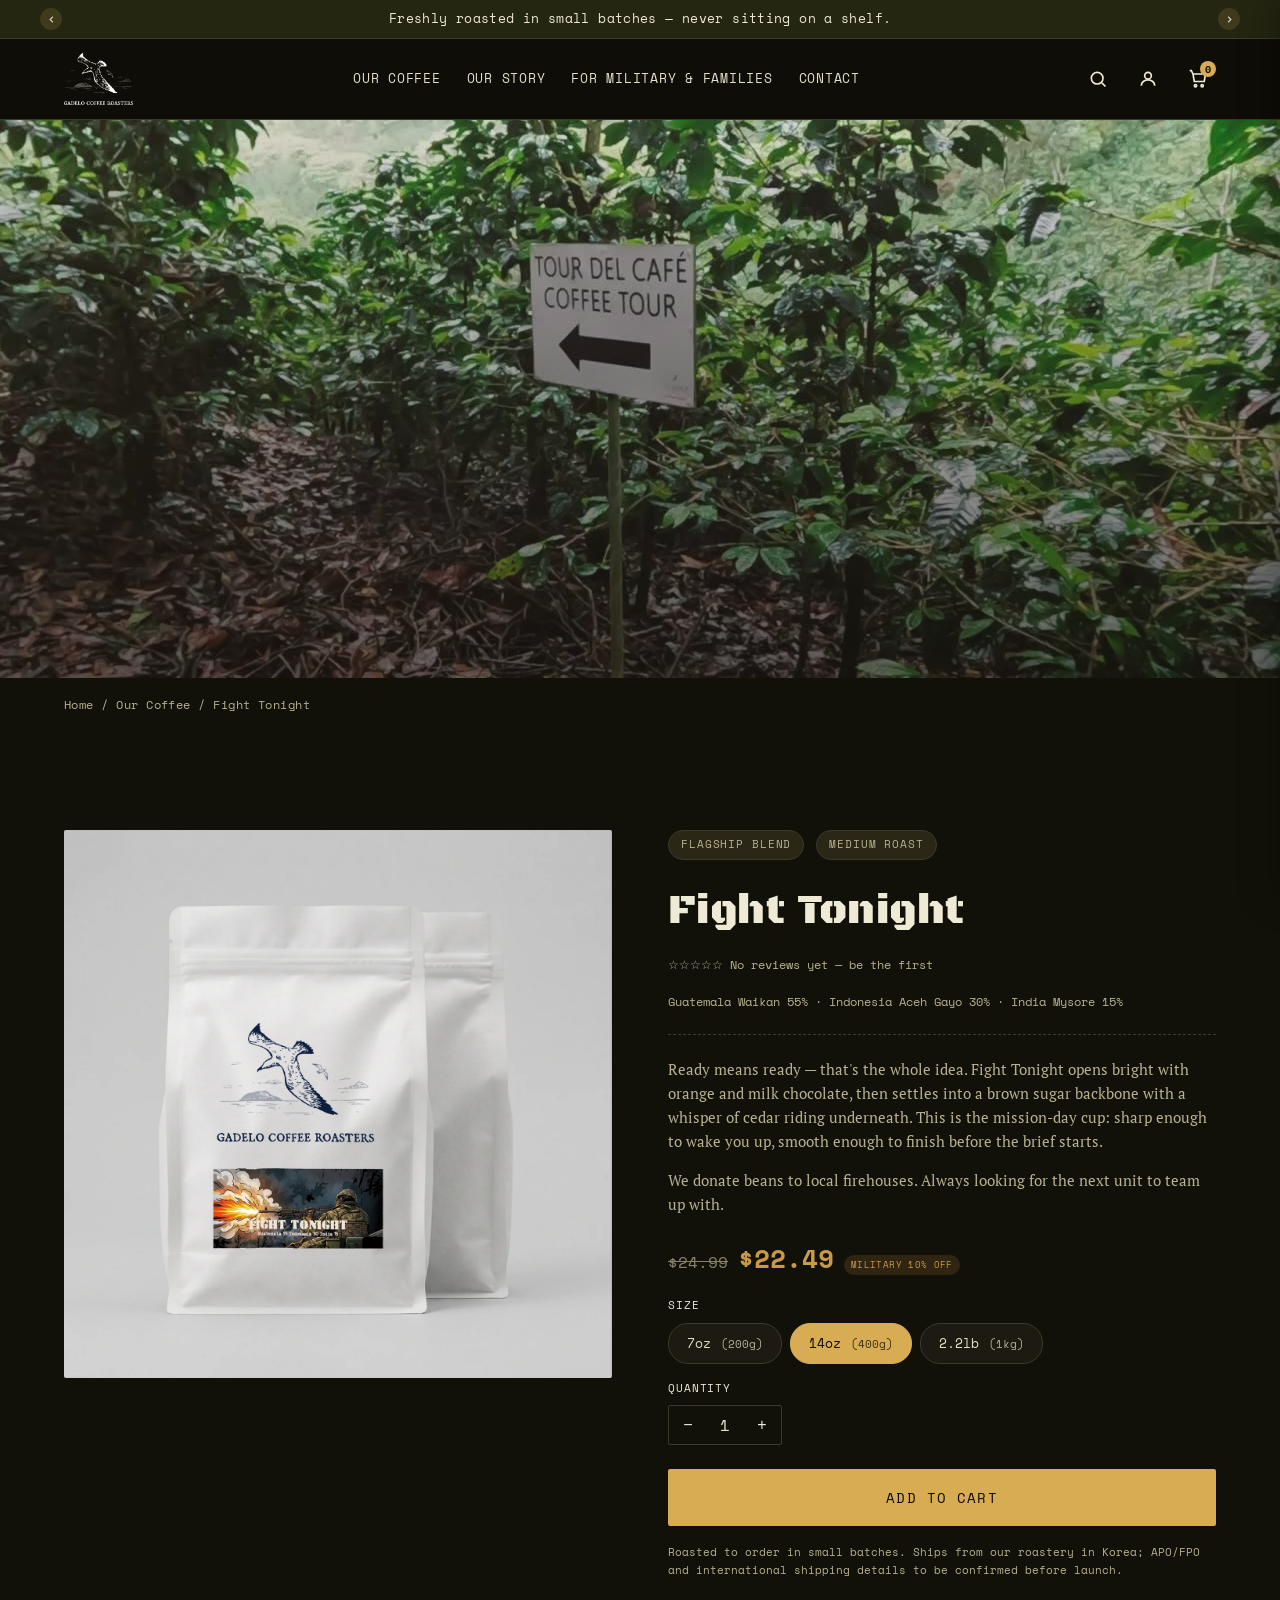
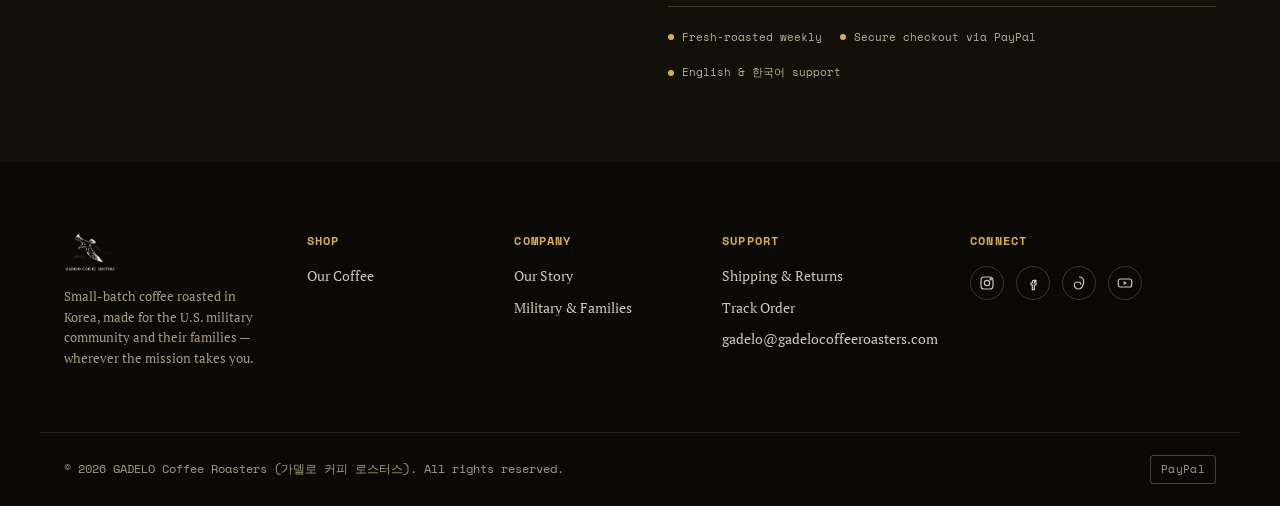
<file: product.html>
<!DOCTYPE html>
<html lang="en">
<head>
<!-- Google tag (gtag.js) -->
<script async src="https://www.googletagmanager.com/gtag/js?id=G-LJ8C5Q8GLR"></script>
<script>
  window.dataLayer = window.dataLayer || [];
  function gtag(){dataLayer.push(arguments);}
  gtag('js', new Date());

  gtag('config', 'G-LJ8C5Q8GLR');
</script>
<meta charset="UTF-8">
<meta name="viewport" content="width=device-width, initial-scale=1.0">
<!-- SEO (2026-11-09): this is one template rendered for every blend via
     product.html?blend=<slug> (see js/pdp.js), so the tags below are only
     a fallback for the brief moment before pdp.js runs. pdp.js overwrites
     every one of these (title, description, canonical, og:*, twitter:*,
     and the Product JSON-LD block below) with the actual blend's info —
     keep the element ids here in sync with pdp.js's applySeo(). -->
<title id="seoTitle">GADELO Coffee Roasters — Blend</title>
<meta id="seoDescription" name="description" content="GADELO Coffee Roasters — blend detail.">
<link id="seoCanonical" rel="canonical" href="https://www.gadelocoffeeroasters.com/product.html">
<meta id="seoOgType" property="og:type" content="product">
<meta property="og:site_name" content="GADELO Coffee Roasters">
<meta id="seoOgTitle" property="og:title" content="GADELO Coffee Roasters — Blend">
<meta id="seoOgDescription" property="og:description" content="GADELO Coffee Roasters — blend detail.">
<meta id="seoOgUrl" property="og:url" content="https://www.gadelocoffeeroasters.com/product.html">
<meta id="seoOgImage" property="og:image" content="https://www.gadelocoffeeroasters.com/images/hero-poster.jpg">
<meta name="twitter:card" content="summary_large_image">
<meta id="seoTwitterTitle" name="twitter:title" content="GADELO Coffee Roasters — Blend">
<meta id="seoTwitterDescription" name="twitter:description" content="GADELO Coffee Roasters — blend detail.">
<meta id="seoTwitterImage" name="twitter:image" content="https://www.gadelocoffeeroasters.com/images/hero-poster.jpg">
<script type="application/ld+json" id="seoProductJsonLd">{}</script>
<!-- Favicon (2026-09-22) — see index.html head comment for source/crop notes. -->
<link rel="icon" href="favicon.ico" sizes="any">
<link rel="icon" href="images/favicon/favicon-16x16.png" sizes="16x16" type="image/png">
<link rel="icon" href="images/favicon/favicon-32x32.png" sizes="32x32" type="image/png">
<link rel="icon" href="images/favicon/icon-192.png" sizes="192x192" type="image/png">
<link rel="apple-touch-icon" href="images/favicon/apple-touch-icon.png">
<link rel="preconnect" href="https://fonts.googleapis.com">
<link rel="preconnect" href="https://fonts.gstatic.com" crossorigin>
<link href="https://fonts.googleapis.com/css2?family=Black+Ops+One&family=Black+Han+Sans&family=Noto+Serif+KR:wght@400;700&family=PT+Serif:ital,wght@0,400;0,700;1,400&family=Space+Mono:wght@400;700&display=swap" rel="stylesheet">
<link rel="stylesheet" href="css/style.css?v=20260922">
</head>
<body>

<!-- ================= Announcement bar ================= -->
<div class="announce">
  <div class="announce-inner wrap">
    <button class="announce-nav prev" id="announcePrev" aria-label="Previous message">
      <svg viewBox="0 0 24 24" fill="none" stroke="#EFEAD6" stroke-width="2.5"><polyline points="15 18 9 12 15 6"></polyline></svg>
    </button>
    <span id="announceText"></span>
    <button class="announce-nav next" id="announceNext" aria-label="Next message">
      <svg viewBox="0 0 24 24" fill="none" stroke="#EFEAD6" stroke-width="2.5"><polyline points="9 18 15 12 9 6"></polyline></svg>
    </button>
  </div>
</div>

<!-- ================= Header ================= -->
<header>
  <div class="nav-row">
    <a class="brand" href="index.html#top">
      <img src="images/logo-white.png" alt="GADELO Coffee Roasters">
    </a>
    <nav class="primary">
      <a href="index.html#blends">Our Coffee</a>
      <a href="index.html#about">Our Story</a>
      <a href="index.html#community">For Military &amp; Families</a>
      <a href="contact.html">Contact</a>
    </nav>
    <div class="nav-actions">
      <button class="icon-btn" aria-label="Search">
        <svg viewBox="0 0 24 24" fill="none" stroke="currentColor" stroke-width="2"><circle cx="11" cy="11" r="7"/><line x1="21" y1="21" x2="16.65" y2="16.65"/></svg>
      </button>
      <a class="icon-btn" href="login.html" id="navAccountLink" aria-label="Account">
        <svg viewBox="0 0 24 24" fill="none" stroke="currentColor" stroke-width="2"><circle cx="12" cy="8" r="4"/><path d="M4 20c0-4 3.6-7 8-7s8 3 8 7"/></svg>
      </a>
      <button class="icon-btn" id="cartToggle" aria-label="Open cart">
        <svg viewBox="0 0 24 24" fill="none" stroke="currentColor" stroke-width="2"><path d="M6 6h15l-1.5 9h-12z"/><path d="M6 6L4 2H2"/><circle cx="9" cy="20" r="1.4"/><circle cx="17" cy="20" r="1.4"/></svg>
        <span class="cart-count" id="cartCount">0</span>
      </button>
      <button class="hamburger icon-btn" id="hamburgerBtn" aria-label="Menu">
        <svg viewBox="0 0 24 24" fill="none" stroke="currentColor" stroke-width="2"><line x1="3" y1="6" x2="21" y2="6"/><line x1="3" y1="12" x2="21" y2="12"/><line x1="3" y1="18" x2="21" y2="18"/></svg>
      </button>
    </div>
  </div>
</header>

<!-- ================= Hero ================= -->
<!-- Same slot/markup as the homepage hero (index.html) — same video by
     default. To show a different photo/video here, swap the source inside
     #heroMedia the same way as on index.html. -->
<section class="hero">
  <div class="hero-media" id="heroMedia">
    <video class="hero-media-video" autoplay muted loop playsinline poster="images/hero-poster.jpg">
      <source src="videos/hero-coffee-farm.mp4" type="video/mp4">
    </video>
  </div>
</section>

<div class="wrap breadcrumb">
  <a href="index.html#top">Home</a> /
  <a href="index.html#blends">Our Coffee</a> /
  <span class="pdp-crumb-blend">Fight Tonight</span>
</div>

<div id="pdpNotFound" class="wrap" style="display:none;padding:60px 0;"></div>

<section id="pdpRoot">
  <div class="wrap pdp">
    <!-- Gallery -->
    <div>
      <div class="pdp-gallery-main">
        <img class="pdp-gallery-main-photo" id="pdpMainPhoto" src="" alt="" hidden>
        <span class="mark" id="pdpBadge">House Blend</span>
        <div>
          <div class="name-en" id="pdpMainNameEn">Fight Tonight</div>
        </div>
      </div>
    </div>

    <!-- Info -->
    <div class="pdp-info">
      <span class="badge" id="pdpBadge2">House Blend</span>
      <span class="badge" id="pdpRoastBadge">Medium Roast</span>
      <h1 id="pdpInfoNameEn">Fight Tonight</h1>
      <div class="pdp-rating" id="pdpRating">☆☆☆☆☆ No reviews yet — be the first</div>

      <div class="pdp-origin" id="pdpOrigin">Brazil 65% · Guatemala 25% · Aceh Gayo 10%</div>

      <div class="pdp-desc" id="pdpDesc">
        <p>Loading…</p>
      </div>

      <div class="pdp-price" id="pdpPrice">$17.99</div>

      <div class="pdp-selectors">
        <div>
          <span class="pdp-select-label">Size</span>
          <div class="pdp-pill-row" id="pdpSizeRow"></div>
        </div>
        <div>
          <span class="pdp-select-label">Quantity</span>
          <div class="pdp-qty-row">
            <div class="qty-stepper">
              <button id="pdpQtyMinus" aria-label="Decrease quantity">&minus;</button>
              <span id="pdpQtyValue">1</span>
              <button id="pdpQtyPlus" aria-label="Increase quantity">+</button>
            </div>
          </div>
        </div>
      </div>

      <button class="btn btn-brass pdp-add" id="pdpAddBtn">Add to Cart</button>

      <div class="pdp-note">Roasted to order in small batches. Ships from our roastery in Korea; APO/FPO and international shipping details to be confirmed before launch.</div>

      <div class="pdp-trust">
        <div class="item"><span class="dot"></span><span>Fresh-roasted weekly</span></div>
        <div class="item"><span class="dot"></span><span>Secure checkout via PayPal</span></div>
        <div class="item"><span class="dot"></span><span>English &amp; 한국어 support</span></div>
      </div>
    </div>
  </div>
</section>

<!-- ================= Footer ================= -->
<footer id="contact">
  <div class="wrap footer-grid">
    <div class="footer-brand">
      <img src="images/logo-navy-crop.png" alt="GADELO Coffee Roasters">
      <p>Small-batch coffee roasted in Korea, made for the U.S. military community and their families — wherever the mission takes you.</p>
    </div>
    <div class="footer-col">
      <h4>Shop</h4>
      <a href="index.html#blends">Our Coffee</a>
    </div>
    <div class="footer-col">
      <h4>Company</h4>
      <a href="index.html#about">Our Story</a>
      <a href="index.html#community">Military &amp; Families</a>
    </div>
    <div class="footer-col">
      <h4>Support</h4>
      <a href="#">Shipping &amp; Returns</a>
      <a href="#">Track Order</a>
      <a href="mailto:gadelo@gadelocoffeeroasters.com">gadelo@gadelocoffeeroasters.com</a>
    </div>
    <div class="footer-col">
      <h4>Connect</h4>
      <div class="social-row">
        <a href="https://www.instagram.com/gadelo_coffee_roasters/" target="_blank" rel="noopener" aria-label="Instagram"><svg viewBox="0 0 24 24" fill="none" stroke="currentColor" stroke-width="1.8"><rect x="3" y="3" width="18" height="18" rx="5"/><circle cx="12" cy="12" r="4"/><circle cx="17.5" cy="6.5" r="1"/></svg></a>
        <a href="https://www.facebook.com/gadelocoffee?locale=ko_KR" target="_blank" rel="noopener" aria-label="Facebook"><svg viewBox="0 0 24 24" fill="none" stroke="currentColor" stroke-width="1.8"><path d="M15 8h-2c-1.1 0-2 .9-2 2v2H9v3h2v7h3v-7h2.2l.8-3H14v-1.5c0-.5.3-1 1-1h1.5V8z"/></svg></a>
        <a href="https://www.threads.com/@gadelo_coffee_roasters?hl=ko" target="_blank" rel="noopener" aria-label="Threads"><svg viewBox="0 0 24 24" fill="none" stroke="currentColor" stroke-width="1.8"><path d="M12 3c4 0 7 2.5 7 7 0 5-3 11-7 11s-7-2-7-6c0-3 2-4.5 5-4.5s5 1.5 5 4"/></svg></a>
        <a href="#" aria-label="YouTube"><svg viewBox="0 0 24 24" fill="none" stroke="currentColor" stroke-width="1.8"><rect x="2" y="6" width="20" height="12" rx="3"/><path d="M10 9l5 3-5 3z" fill="currentColor" stroke="none"/></svg></a>
      </div>
    </div>
  </div>
  <div class="footer-bottom">
    <span>© 2026 GADELO Coffee Roasters (가델로 커피 로스터스). All rights reserved.</span>
    <div class="pay-icons">
      <span class="pay-badge">PayPal</span>
    </div>
  </div>
</footer>

<!-- ================= Cart drawer ================= -->
<!-- Single-step drawer: review items (with qty controls) + cross-sell, then one
     "Checkout" button hands off to the dedicated checkout.html page. -->
<div class="overlay" id="overlay"></div>
<aside class="cart-drawer" id="cartDrawer" aria-hidden="true">
  <div class="cart-head">
    <h3>Your Cart</h3>
    <button class="close-x" id="cartClose">&times;</button>
  </div>

  <div class="cart-view" id="cartView">
    <div class="cart-scroll">
      <div class="cart-items" id="cartItems">
        <div class="cart-empty">Your cart is empty.<br>Add a blend to get started.</div>
      </div>
      <div class="cart-crosssell" id="cartCrosssell" hidden>
        <h4>You Might Also Like</h4>
        <div id="crosssellList"></div>
      </div>
    </div>
    <div class="cart-foot">
      <div class="cart-subtotal"><span>Subtotal</span><span id="cartSubtotalMini">$0.00</span></div>
      <button type="button" class="btn btn-brass btn-block" id="goCheckout">Checkout</button>
      <div class="cart-hint">Prices shown in USD. Secure checkout powered by PayPal.</div>
    </div>
  </div>
</aside>

<div class="toast" id="toast"></div>

<script src="js/products.js"></script>
<script src="js/cart-store.js"></script>
<script src="js/customer.js"></script>
<script src="js/app.js"></script>
<script src="js/pdp.js"></script>
</body>
</html>
</file>
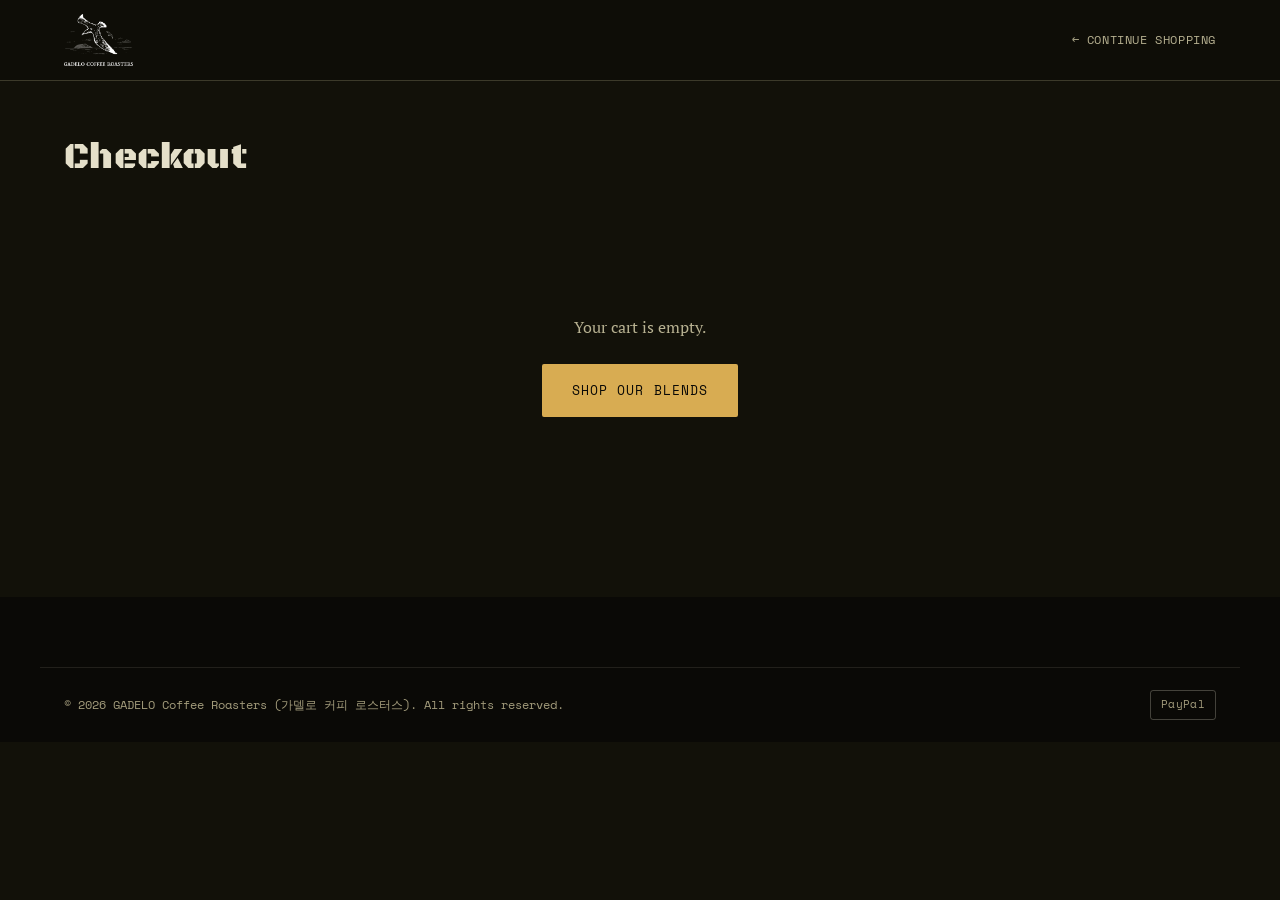
<file: Code/checkout.html>
<!DOCTYPE html>
<html lang="en">
<head>
<meta charset="UTF-8">
<meta name="viewport" content="width=device-width, initial-scale=1.0">
<title>Checkout — GADELO Coffee Roasters</title>
<meta name="description" content="GADELO Coffee Roasters — secure checkout.">
<!-- Favicon (2026-09-22) — see index.html head comment for source/crop notes. -->
<link rel="icon" href="favicon.ico" sizes="any">
<link rel="icon" href="images/favicon/favicon-16x16.png" sizes="16x16" type="image/png">
<link rel="icon" href="images/favicon/favicon-32x32.png" sizes="32x32" type="image/png">
<link rel="icon" href="images/favicon/icon-192.png" sizes="192x192" type="image/png">
<link rel="apple-touch-icon" href="images/favicon/apple-touch-icon.png">
<link rel="preconnect" href="https://fonts.googleapis.com">
<link rel="preconnect" href="https://fonts.gstatic.com" crossorigin>
<link href="https://fonts.googleapis.com/css2?family=Black+Ops+One&family=Black+Han+Sans&family=Noto+Serif+KR:wght@400;700&family=PT+Serif:ital,wght@0,400;0,700;1,400&family=Space+Mono:wght@400;700&display=swap" rel="stylesheet">
<link rel="stylesheet" href="css/style.css?v=20260922">
</head>
<body>

<!-- ================= Minimal checkout header ================= -->
<!-- Deliberately stripped of the full site nav (Our Coffee / Story / Community) —
     a checkout page is meant to keep the shopper on task, not invite browsing away. -->
<header class="checkout-header">
  <div class="wrap checkout-header-row">
    <a class="brand" href="index.html#top">
      <img src="images/logo-white.png" alt="GADELO Coffee Roasters">
    </a>
    <a class="checkout-back-link" href="index.html#blends">&larr; Continue Shopping</a>
  </div>
</header>

<main class="wrap checkout-page">
  <h1 class="checkout-title">Checkout</h1>

  <!-- Empty-cart state: shown instead of the form if checkout.html is opened with nothing in the cart -->
  <div class="checkout-empty" id="checkoutEmpty" hidden>
    <p>Your cart is empty.</p>
    <a href="index.html#blends" class="btn btn-brass">Shop Our Blends</a>
  </div>

  <!-- Order-success state: shown after PayPal capture succeeds, replaces the form -->
  <div class="checkout-success" id="checkoutSuccess" hidden>
    <h2>Order placed — thank you!</h2>
    <p>A receipt from PayPal is on its way to your email. We'll follow up directly with delivery details.</p>
    <div class="addr-warning" id="successApoWarning" hidden>
      Please double-check that your delivery address is complete and accurate. Incomplete or incorrectly formatted addresses may result in the package being returned to sender, and reshipping costs will be the customer's responsibility.
    </div>
    <a href="index.html#top" class="btn btn-brass">Back to Home</a>
  </div>

  <div class="checkout-grid" id="checkoutGrid">
    <div class="checkout-main">
      <section class="checkout-section">
        <h2 class="checkout-section-title">1. Delivery</h2>
        <p class="addr-note">Please pick your delivery region first — shipping is calculated automatically from it (Korea: flat $4, free over $50 / other regions: based on total cart weight). If you're affiliated with a base, select it below; otherwise pick "No camp / regular address." However you'd like your package addressed — off-post, on-post, a Post Box, etc. — just write it in the address box below.</p>

        <!-- Unified delivery address (2026-09-21, 12차 → 13차 → 14차). Region +
             Camp are the structured pickers that drive the automatic
             shipping-fee estimate and the PayPal country-code routing.
             14차: the address itself is now City / Address / 상세주소(detail)
             — a more familiar three-field layout than 13차's single free-text
             box — but on the wire it's still composed into one newline-joined
             string (see composeIntlAddressText() in checkout.js) so
             worker.js buildPurchaseUnit() (the 'international' branch, the
             only branch this page ever sends into) needs no changes: line 1
             is Address (→ address_line_1), line 2 is "City, 상세주소" (→
             address_line_2), and APO/FPO wording anywhere in the combined
             text still decides the country code, exactly as in 13차. City is
             left optional since APO/FPO-style addresses don't really have
             one (그 경우 상세주소에 APO/FPO 코드를 적어주시면 됩니다). -->
        <div class="cart-address" id="cartAddressIntl">
          <div class="addr-warning">
            Please enter your complete and accurate mailing address. Incomplete or incorrectly formatted addresses may result in the package being returned to sender, and reshipping costs will be the customer's responsibility.
          </div>
          <div class="addr-row">
            <input type="text" id="intlName" placeholder="Full name">
          </div>
          <div class="addr-row-split">
            <input type="tel" id="intlPhone" placeholder="Phone">
            <input type="email" id="intlEmail" placeholder="Email (optional)">
          </div>
          <div class="addr-row">
            <select id="intlRegion">
              <option value="">Region…</option>
              <option value="korea">Korea</option>
              <option value="japan_mainland">Japan</option>
              <option value="okinawa">Okinawa</option>
              <option value="hawaii">Hawaii</option>
              <option value="guam">Guam</option>
            </select>
          </div>
          <div class="addr-row">
            <select id="intlBase" disabled>
              <option value="">Camp…</option>
            </select>
          </div>
          <!-- Shown only when "Other" is picked above, so a camp missing
               from the list never blocks checkout. -->
          <div class="addr-row" id="intlBaseOtherRow" hidden>
            <input type="text" id="intlBaseOther" placeholder="Camp name">
          </div>
          <p class="addr-base-fee-hint" id="intlBaseFeeHint"></p>

          <div class="addr-row">
            <input type="text" id="intlCity" placeholder="City (leave blank for APO/FPO)">
          </div>
          <div class="addr-row">
            <input type="text" id="intlAddress" placeholder="Address (street address, camp name, etc.)">
          </div>
          <div class="addr-row">
            <textarea id="intlAddressDetail" rows="2" placeholder="Address detail — PSC/CMR, Post Box, APO/FPO code, unit or apt number, building, etc."></textarea>
          </div>

          <div class="addr-contact-alt">
            <p class="addr-contact-alt-label">Not sure how to fill this in? Reach out however's easiest for you.</p>
            <div class="social-contact-row">
              <a class="social-contact-btn sc-instagram" href="https://www.instagram.com/gadelo_coffee_roasters/" target="_blank" rel="noopener" aria-label="Contact us on Instagram">
                <svg viewBox="0 0 24 24" fill="none" stroke="currentColor" stroke-width="1.8"><rect x="3" y="3" width="18" height="18" rx="5"/><circle cx="12" cy="12" r="4"/><circle cx="17.5" cy="6.5" r="1"/></svg>
                <span>Instagram</span>
              </a>
              <a class="social-contact-btn sc-facebook" href="https://www.facebook.com/gadelocoffee?locale=ko_KR" target="_blank" rel="noopener" aria-label="Contact us on Facebook">
                <svg viewBox="0 0 24 24" fill="none" stroke="currentColor" stroke-width="1.8"><path d="M15 8h-2c-1.1 0-2 .9-2 2v2H9v3h2v7h3v-7h2.2l.8-3H14v-1.5c0-.5.3-1 1-1h1.5V8z"/></svg>
                <span>Facebook</span>
              </a>
              <a class="social-contact-btn sc-whatsapp" href="https://wa.me/821084808942?text=Hi%20GADELO%2C%20I%20have%20a%20question%20about%20my%20CAMP%20delivery%20address." target="_blank" rel="noopener" aria-label="Contact us on WhatsApp">
                <svg viewBox="0 0 24 24" fill="currentColor"><path d="M12 2C6.48 2 2 6.48 2 12c0 1.85.5 3.58 1.38 5.07L2 22l5.06-1.35A9.94 9.94 0 0 0 12 22c5.52 0 10-4.48 10-10S17.52 2 12 2zm0 18c-1.6 0-3.13-.43-4.46-1.22l-.32-.19-3.02.8.81-2.94-.21-.32A7.94 7.94 0 0 1 4 12c0-4.41 3.59-8 8-8s8 3.59 8 8-3.59 8-8 8zm4.4-5.9c-.24-.12-1.43-.7-1.65-.79-.22-.08-.38-.12-.54.12-.16.24-.62.79-.76.95-.14.16-.28.18-.52.06-.24-.12-1.02-.38-1.94-1.2-.72-.64-1.2-1.43-1.34-1.67-.14-.24-.02-.37.11-.49.11-.11.24-.28.36-.42.12-.14.16-.24.24-.4.08-.16.04-.3-.02-.42-.06-.12-.54-1.3-.74-1.78-.19-.46-.39-.4-.54-.41h-.46c-.16 0-.42.06-.64.3-.22.24-.84.82-.84 2s.86 2.32.98 2.48c.12.16 1.7 2.6 4.12 3.64.58.25 1.03.4 1.38.51.58.18 1.11.16 1.53.1.47-.07 1.43-.58 1.63-1.15.2-.57.2-1.05.14-1.15-.06-.1-.22-.16-.46-.28z"/></svg>
                <span>WhatsApp</span>
              </a>
            </div>
          </div>

          <div class="addr-review" id="intlAddressReview" hidden>
            <h5>Please review your delivery address — is this correct?</h5>
            <div class="addr-review-text" id="intlAddressReviewText"></div>
            <label class="addr-confirm-check">
              <input type="checkbox" id="intlConfirmCheck">
              <span>Yes, this address is correct.</span>
            </label>
          </div>

          <div class="cart-hint addr-manual-quote" id="intlManualQuote" hidden>
            This order's total weight is over 5kg, outside our automatic shipping calculator. Please <a href="contact.html">contact us</a> for a manual shipping quote before ordering.
          </div>
        </div>
      </section>

    </div>

    <aside class="checkout-summary">
      <h2 class="checkout-section-title">Order Summary</h2>
      <div class="checkout-items" id="checkoutItems"></div>
      <div class="cart-summary">
        <div class="cart-summary-row" id="cartDestRow" hidden><span>Ship to</span><span id="cartDestValue"></span></div>
        <div class="cart-summary-row"><span>Subtotal</span><span id="cartSubtotal">$0.00</span></div>
        <div class="cart-summary-row"><span>Shipping</span><span id="cartShipping">$0.00</span></div>
        <div class="cart-summary-row total-row"><span>Total</span><span id="cartTotal">$0.00</span></div>
      </div>

      <h2 class="checkout-section-title">2. Payment</h2>
      <!-- All three buttons below are shown/hidden automatically based on what
           PayPal reports as eligible for this buyer/currency — see js/checkout.js.
           checkoutBlocked replaces this whole block when checkout can't proceed
           yet (APO address not confirmed, or order is over the 5kg auto-quote
           limit) — see js/checkout.js updatePaymentGate(). -->
      <div class="checkout-pay-buttons" id="checkoutPayButtons">
        <paypal-button id="ppButton" type="pay" hidden></paypal-button>
        <paypal-basic-card-container>
          <paypal-basic-card-button id="cardGuestButton" hidden></paypal-basic-card-button>
        </paypal-basic-card-container>
        <div id="googlepayButtonContainer"></div>
      </div>
      <div class="cart-hint checkout-blocked" id="checkoutBlocked" hidden></div>
      <div class="cart-hint paypal-fallback" id="paypalFallback" hidden>PayPal checkout couldn't load. Please refresh the page, or try again in a moment.</div>
      <div class="cart-hint">Prices shown in USD. Secure checkout powered by PayPal.</div>
    </aside>
  </div>
</main>

<footer id="contact">
  <div class="wrap footer-bottom" style="border-top:1px solid rgba(239,234,214,.1);">
    <span>© 2026 GADELO Coffee Roasters (가델로 커피 로스터스). All rights reserved.</span>
    <div class="pay-icons">
      <span class="pay-badge">PayPal</span>
    </div>
  </div>
</footer>

<div class="toast" id="toast"></div>

<!-- Google's own Google Pay button widget — only used if the shopper is
     eligible; harmless to load unconditionally. -->
<script src="https://pay.google.com/gp/p/js/pay.js"></script>
<script src="js/products.js"></script>
<script src="js/cart-store.js"></script>
<script src="js/checkout.js"></script>
<!-- PayPal JS SDK v6. Swap to https://www.sandbox.paypal.com/web-sdk/v6/core
     while testing with a Sandbox Client ID/Secret — see paypal-worker/README.md. -->
<script async src="https://www.paypal.com/web-sdk/v6/core" onload="onPayPalWebSdkLoaded()" onerror="onPayPalWebSdkFailed()"></script>
</body>
</html>
</file>
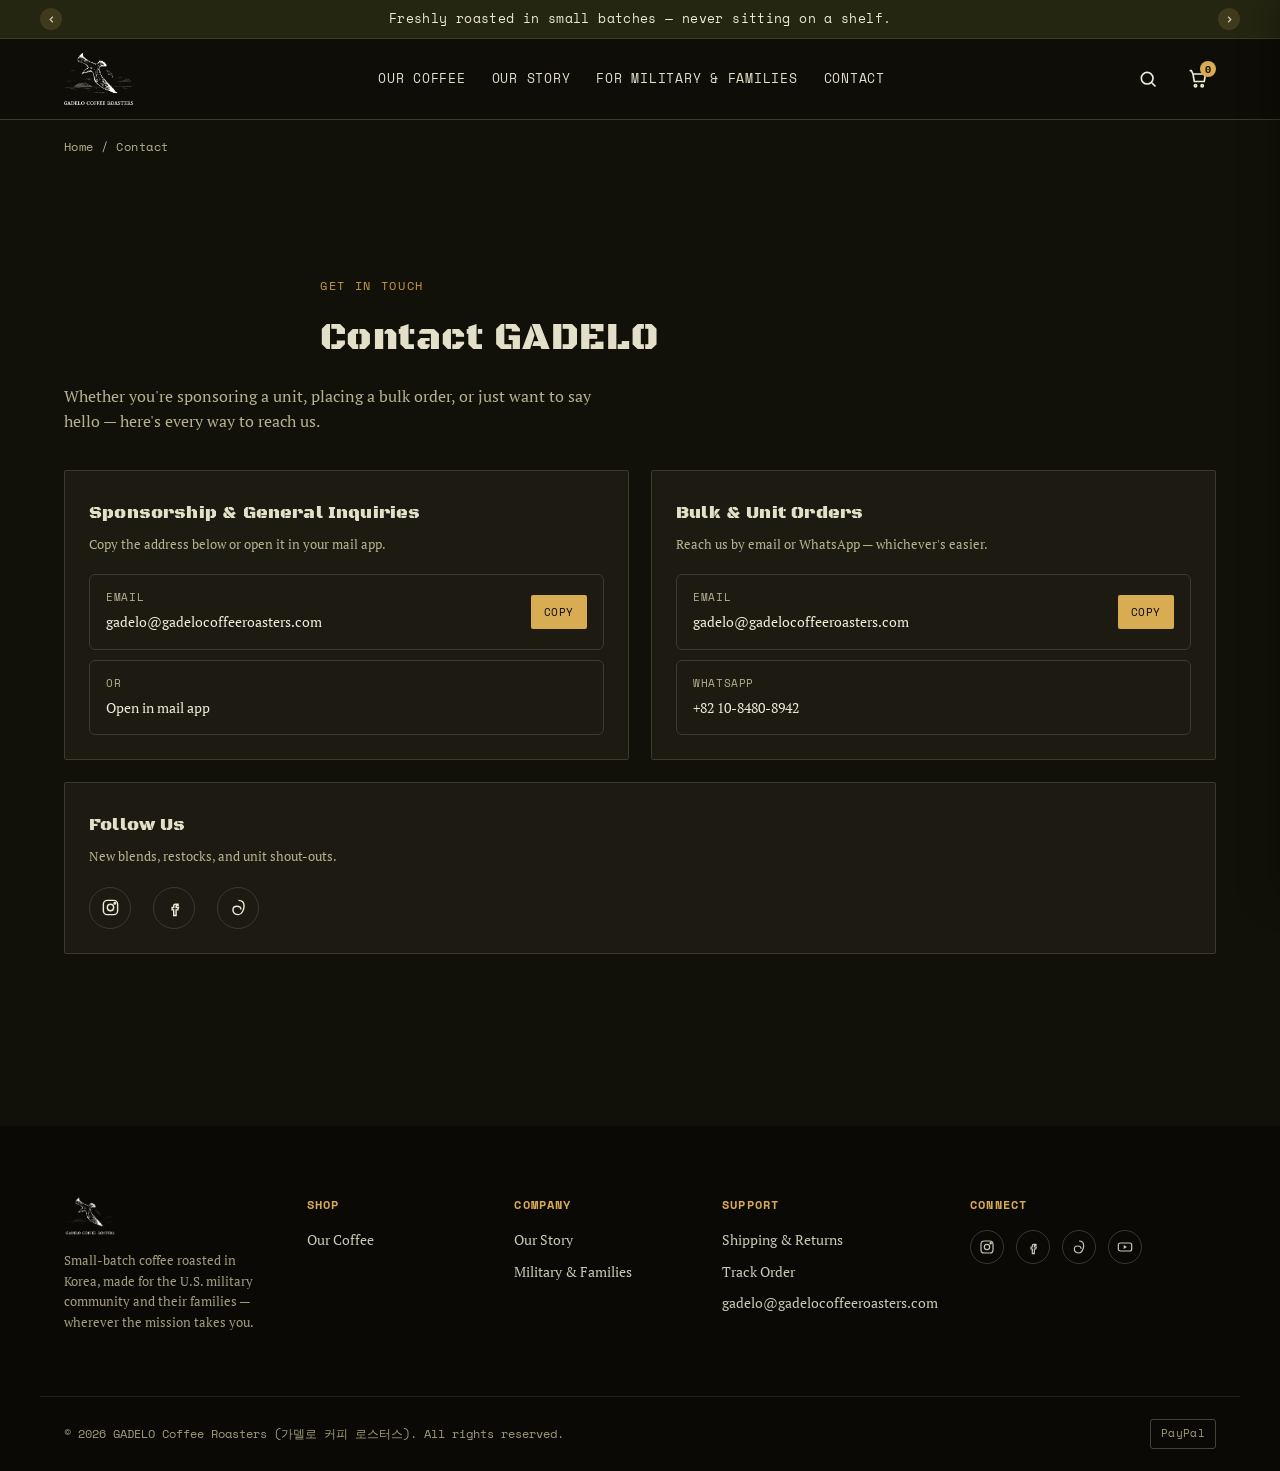
<file: Code/contact.html>
<!DOCTYPE html>
<html lang="en">
<head>
<meta charset="UTF-8">
<meta name="viewport" content="width=device-width, initial-scale=1.0">
<title>GADELO Coffee Roasters — Contact</title>
<meta name="description" content="Get in touch with GADELO Coffee Roasters — sponsorship inquiries, bulk & unit orders, and where to follow us.">
<!-- Favicon (2026-09-22) — see index.html head comment for source/crop notes. -->
<link rel="icon" href="favicon.ico" sizes="any">
<link rel="icon" href="images/favicon/favicon-16x16.png" sizes="16x16" type="image/png">
<link rel="icon" href="images/favicon/favicon-32x32.png" sizes="32x32" type="image/png">
<link rel="icon" href="images/favicon/icon-192.png" sizes="192x192" type="image/png">
<link rel="apple-touch-icon" href="images/favicon/apple-touch-icon.png">
<link rel="preconnect" href="https://fonts.googleapis.com">
<link rel="preconnect" href="https://fonts.gstatic.com" crossorigin>
<link href="https://fonts.googleapis.com/css2?family=Black+Ops+One&family=Black+Han+Sans&family=Noto+Serif+KR:wght@400;700&family=PT+Serif:ital,wght@0,400;0,700;1,400&family=Space+Mono:wght@400;700&display=swap" rel="stylesheet">
<link rel="stylesheet" href="css/style.css?v=20260922">
</head>
<body>

<!-- ================= Announcement bar ================= -->
<div class="announce">
  <div class="announce-inner wrap">
    <button class="announce-nav prev" id="announcePrev" aria-label="Previous message">
      <svg viewBox="0 0 24 24" fill="none" stroke="#EFEAD6" stroke-width="2.5"><polyline points="15 18 9 12 15 6"></polyline></svg>
    </button>
    <span id="announceText"></span>
    <button class="announce-nav next" id="announceNext" aria-label="Next message">
      <svg viewBox="0 0 24 24" fill="none" stroke="#EFEAD6" stroke-width="2.5"><polyline points="9 18 15 12 9 6"></polyline></svg>
    </button>
  </div>
</div>

<!-- ================= Header ================= -->
<header>
  <div class="nav-row">
    <a class="brand" href="index.html#top">
      <img src="images/logo-white.png" alt="GADELO Coffee Roasters">
    </a>
    <nav class="primary">
      <a href="index.html#blends">Our Coffee</a>
      <a href="index.html#about">Our Story</a>
      <a href="index.html#community">For Military &amp; Families</a>
      <a href="contact.html">Contact</a>
    </nav>
    <div class="nav-actions">
      <button class="icon-btn" aria-label="Search">
        <svg viewBox="0 0 24 24" fill="none" stroke="currentColor" stroke-width="2"><circle cx="11" cy="11" r="7"/><line x1="21" y1="21" x2="16.65" y2="16.65"/></svg>
      </button>
      <button class="icon-btn" id="cartToggle" aria-label="Open cart">
        <svg viewBox="0 0 24 24" fill="none" stroke="currentColor" stroke-width="2"><path d="M6 6h15l-1.5 9h-12z"/><path d="M6 6L4 2H2"/><circle cx="9" cy="20" r="1.4"/><circle cx="17" cy="20" r="1.4"/></svg>
        <span class="cart-count" id="cartCount">0</span>
      </button>
      <button class="hamburger icon-btn" id="hamburgerBtn" aria-label="Menu">
        <svg viewBox="0 0 24 24" fill="none" stroke="currentColor" stroke-width="2"><line x1="3" y1="6" x2="21" y2="6"/><line x1="3" y1="12" x2="21" y2="12"/><line x1="3" y1="18" x2="21" y2="18"/></svg>
      </button>
    </div>
  </div>
</header>

<div class="wrap breadcrumb">
  <a href="index.html#top">Home</a> /
  <span>Contact</span>
</div>

<!-- ================= Contact page ================= -->
<section>
  <div class="wrap" style="padding-top:36px;padding-bottom:70px;">
    <div class="section-head" style="text-align:left;margin-bottom:8px;">
      <span class="eyebrow">GET IN TOUCH</span>
      <h2>Contact GADELO</h2>
    </div>
    <div class="contact-page-intro">
      <p>Whether you're sponsoring a unit, placing a bulk order, or just want to say hello — here's every way to reach us.</p>
    </div>

    <div class="contact-cards">
      <!-- Sponsorship / general inquiries -->
      <div class="contact-card">
        <h3>Sponsorship &amp; General Inquiries</h3>
        <p class="sub">Copy the address below or open it in your mail app.</p>
        <div class="contact-option">
          <div class="meta">
            <span class="label">Email</span>
            <span class="value">gadelo@gadelocoffeeroasters.com</span>
          </div>
          <button type="button" class="copy-btn" data-copy="gadelo@gadelocoffeeroasters.com">Copy</button>
        </div>
        <a class="contact-option link-row" href="mailto:gadelo@gadelocoffeeroasters.com?subject=Unit%20Sponsorship%20Inquiry">
          <div class="meta">
            <span class="label">Or</span>
            <span class="value">Open in mail app</span>
          </div>
        </a>
      </div>

      <!-- Bulk & unit orders -->
      <div class="contact-card">
        <h3>Bulk &amp; Unit Orders</h3>
        <p class="sub">Reach us by email or WhatsApp — whichever's easier.</p>
        <div class="contact-option">
          <div class="meta">
            <span class="label">Email</span>
            <span class="value">gadelo@gadelocoffeeroasters.com</span>
          </div>
          <button type="button" class="copy-btn" data-copy="gadelo@gadelocoffeeroasters.com">Copy</button>
        </div>
        <a class="contact-option link-row" href="https://wa.me/821084808942?text=Hi%20GADELO%2C%20I%27d%20like%20to%20ask%20about%20bulk%2Funit%20orders." target="_blank" rel="noopener">
          <div class="meta">
            <span class="label">WhatsApp</span>
            <span class="value">+82 10-8480-8942</span>
          </div>
        </a>
      </div>

      <!-- Social -->
      <div class="contact-card contact-social-card">
        <h3>Follow Us</h3>
        <p class="sub">New blends, restocks, and unit shout-outs.</p>
        <div class="social-row">
          <a href="https://www.instagram.com/gadelo_coffee_roasters/" target="_blank" rel="noopener" aria-label="Instagram"><svg viewBox="0 0 24 24" fill="none" stroke="currentColor" stroke-width="1.8"><rect x="3" y="3" width="18" height="18" rx="5"/><circle cx="12" cy="12" r="4"/><circle cx="17.5" cy="6.5" r="1"/></svg></a>
          <a href="https://www.facebook.com/gadelocoffee?locale=ko_KR" target="_blank" rel="noopener" aria-label="Facebook"><svg viewBox="0 0 24 24" fill="none" stroke="currentColor" stroke-width="1.8"><path d="M15 8h-2c-1.1 0-2 .9-2 2v2H9v3h2v7h3v-7h2.2l.8-3H14v-1.5c0-.5.3-1 1-1h1.5V8z"/></svg></a>
          <a href="https://www.threads.com/@gadelo_coffee_roasters?hl=ko" target="_blank" rel="noopener" aria-label="Threads"><svg viewBox="0 0 24 24" fill="none" stroke="currentColor" stroke-width="1.8"><path d="M12 3c4 0 7 2.5 7 7 0 5-3 11-7 11s-7-2-7-6c0-3 2-4.5 5-4.5s5 1.5 5 4"/></svg></a>
        </div>
      </div>
    </div>
  </div>
</section>

<!-- ================= Footer ================= -->
<footer>
  <div class="wrap footer-grid">
    <div class="footer-brand">
      <img src="images/logo-navy-crop.png" alt="GADELO Coffee Roasters">
      <p>Small-batch coffee roasted in Korea, made for the U.S. military community and their families — wherever the mission takes you.</p>
    </div>
    <div class="footer-col">
      <h4>Shop</h4>
      <a href="index.html#blends">Our Coffee</a>
    </div>
    <div class="footer-col">
      <h4>Company</h4>
      <a href="index.html#about">Our Story</a>
      <a href="index.html#community">Military &amp; Families</a>
    </div>
    <div class="footer-col">
      <h4>Support</h4>
      <a href="#">Shipping &amp; Returns</a>
      <a href="#">Track Order</a>
      <a href="mailto:gadelo@gadelocoffeeroasters.com">gadelo@gadelocoffeeroasters.com</a>
    </div>
    <div class="footer-col">
      <h4>Connect</h4>
      <div class="social-row">
        <a href="https://www.instagram.com/gadelo_coffee_roasters/" target="_blank" rel="noopener" aria-label="Instagram"><svg viewBox="0 0 24 24" fill="none" stroke="currentColor" stroke-width="1.8"><rect x="3" y="3" width="18" height="18" rx="5"/><circle cx="12" cy="12" r="4"/><circle cx="17.5" cy="6.5" r="1"/></svg></a>
        <a href="https://www.facebook.com/gadelocoffee?locale=ko_KR" target="_blank" rel="noopener" aria-label="Facebook"><svg viewBox="0 0 24 24" fill="none" stroke="currentColor" stroke-width="1.8"><path d="M15 8h-2c-1.1 0-2 .9-2 2v2H9v3h2v7h3v-7h2.2l.8-3H14v-1.5c0-.5.3-1 1-1h1.5V8z"/></svg></a>
        <a href="https://www.threads.com/@gadelo_coffee_roasters?hl=ko" target="_blank" rel="noopener" aria-label="Threads"><svg viewBox="0 0 24 24" fill="none" stroke="currentColor" stroke-width="1.8"><path d="M12 3c4 0 7 2.5 7 7 0 5-3 11-7 11s-7-2-7-6c0-3 2-4.5 5-4.5s5 1.5 5 4"/></svg></a>
        <a href="#" aria-label="YouTube"><svg viewBox="0 0 24 24" fill="none" stroke="currentColor" stroke-width="1.8"><rect x="2" y="6" width="20" height="12" rx="3"/><path d="M10 9l5 3-5 3z" fill="currentColor" stroke="none"/></svg></a>
      </div>
    </div>
  </div>
  <div class="footer-bottom">
    <span>© 2026 GADELO Coffee Roasters (가델로 커피 로스터스). All rights reserved.</span>
    <div class="pay-icons">
      <span class="pay-badge">PayPal</span>
    </div>
  </div>
</footer>

<!-- ================= Cart drawer ================= -->
<div class="overlay" id="overlay"></div>
<aside class="cart-drawer" id="cartDrawer" aria-hidden="true">
  <div class="cart-head">
    <h3>Your Cart</h3>
    <button class="close-x" id="cartClose">&times;</button>
  </div>

  <div class="cart-view" id="cartView">
    <div class="cart-scroll">
      <div class="cart-items" id="cartItems">
        <div class="cart-empty">Your cart is empty.<br>Add a blend to get started.</div>
      </div>
      <div class="cart-crosssell" id="cartCrosssell" hidden>
        <h4>You Might Also Like</h4>
        <div id="crosssellList"></div>
      </div>
    </div>
    <div class="cart-foot">
      <div class="cart-subtotal"><span>Subtotal</span><span id="cartSubtotalMini">$0.00</span></div>
      <button type="button" class="btn btn-brass btn-block" id="goCheckout">Checkout</button>
      <div class="cart-hint">Prices shown in USD. Secure checkout powered by PayPal.</div>
    </div>
  </div>
</aside>

<div class="toast" id="toast"></div>

<script src="js/products.js"></script>
<script src="js/cart-store.js"></script>
<script src="js/app.js"></script>
</body>
</html>
</file>
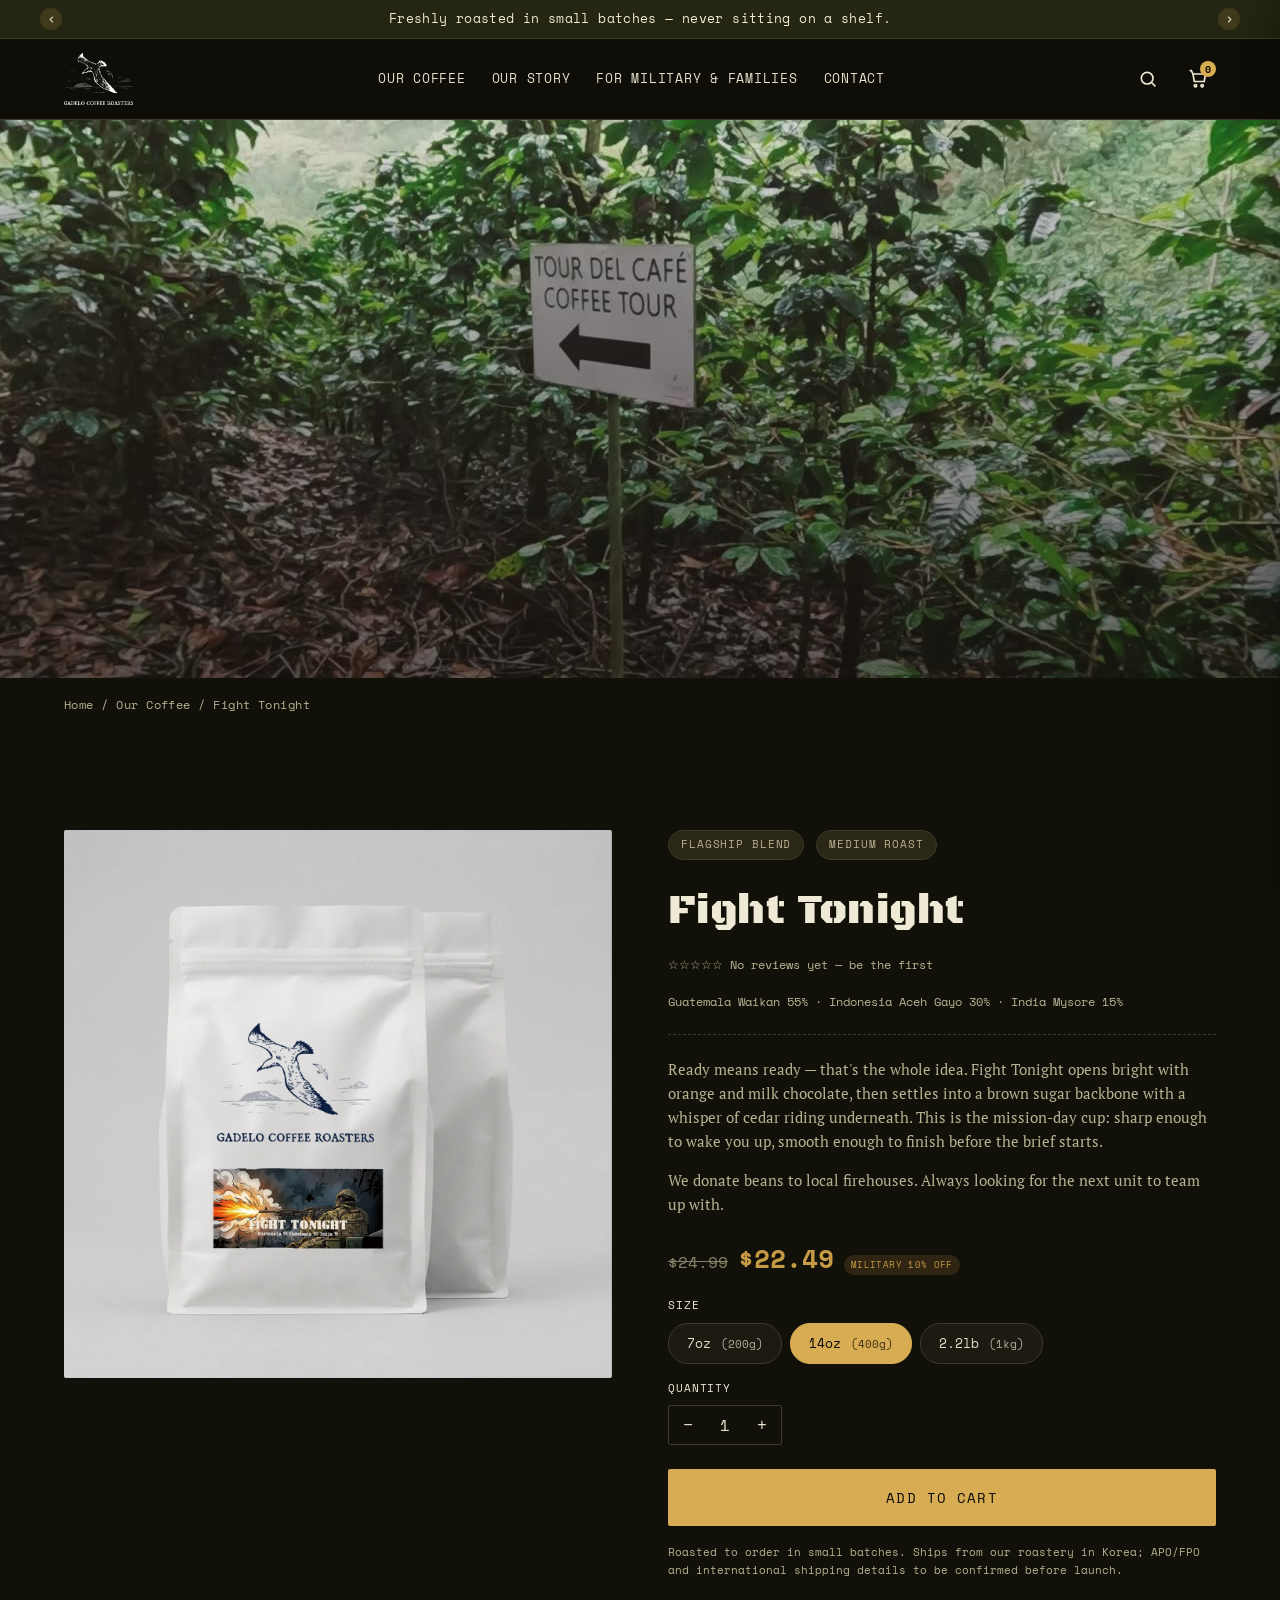
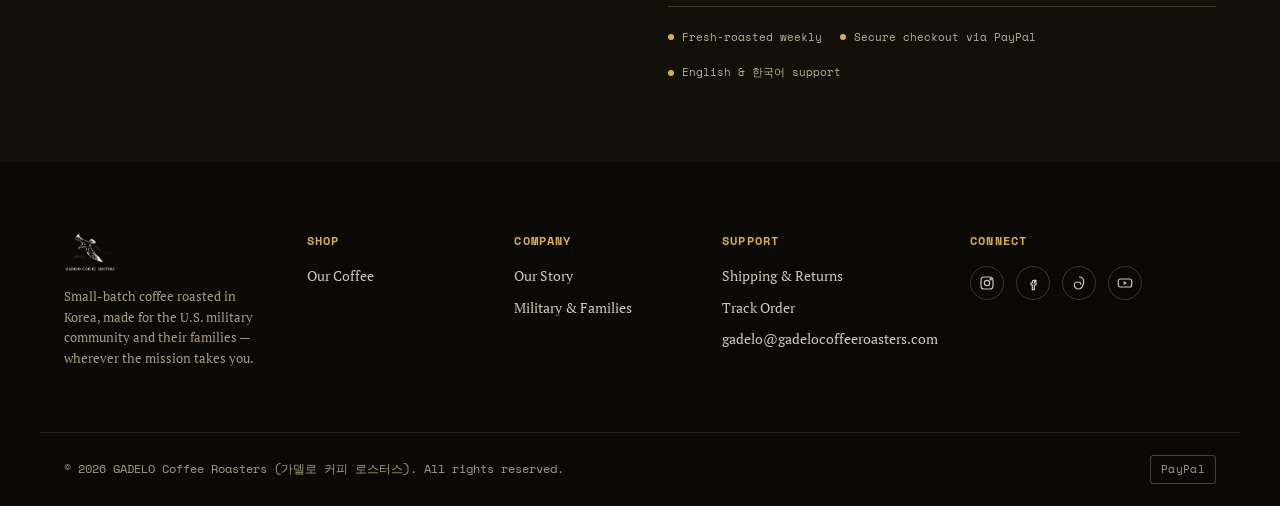
<file: Code/product.html>
<!DOCTYPE html>
<html lang="en">
<head>
<meta charset="UTF-8">
<meta name="viewport" content="width=device-width, initial-scale=1.0">
<title>GADELO Coffee Roasters — Blend</title>
<meta name="description" content="GADELO Coffee Roasters — blend detail.">
<!-- Favicon (2026-09-22) — see index.html head comment for source/crop notes. -->
<link rel="icon" href="favicon.ico" sizes="any">
<link rel="icon" href="images/favicon/favicon-16x16.png" sizes="16x16" type="image/png">
<link rel="icon" href="images/favicon/favicon-32x32.png" sizes="32x32" type="image/png">
<link rel="icon" href="images/favicon/icon-192.png" sizes="192x192" type="image/png">
<link rel="apple-touch-icon" href="images/favicon/apple-touch-icon.png">
<link rel="preconnect" href="https://fonts.googleapis.com">
<link rel="preconnect" href="https://fonts.gstatic.com" crossorigin>
<link href="https://fonts.googleapis.com/css2?family=Black+Ops+One&family=Black+Han+Sans&family=Noto+Serif+KR:wght@400;700&family=PT+Serif:ital,wght@0,400;0,700;1,400&family=Space+Mono:wght@400;700&display=swap" rel="stylesheet">
<link rel="stylesheet" href="css/style.css?v=20260922">
</head>
<body>

<!-- ================= Announcement bar ================= -->
<div class="announce">
  <div class="announce-inner wrap">
    <button class="announce-nav prev" id="announcePrev" aria-label="Previous message">
      <svg viewBox="0 0 24 24" fill="none" stroke="#EFEAD6" stroke-width="2.5"><polyline points="15 18 9 12 15 6"></polyline></svg>
    </button>
    <span id="announceText"></span>
    <button class="announce-nav next" id="announceNext" aria-label="Next message">
      <svg viewBox="0 0 24 24" fill="none" stroke="#EFEAD6" stroke-width="2.5"><polyline points="9 18 15 12 9 6"></polyline></svg>
    </button>
  </div>
</div>

<!-- ================= Header ================= -->
<header>
  <div class="nav-row">
    <a class="brand" href="index.html#top">
      <img src="images/logo-white.png" alt="GADELO Coffee Roasters">
    </a>
    <nav class="primary">
      <a href="index.html#blends">Our Coffee</a>
      <a href="index.html#about">Our Story</a>
      <a href="index.html#community">For Military &amp; Families</a>
      <a href="contact.html">Contact</a>
    </nav>
    <div class="nav-actions">
      <button class="icon-btn" aria-label="Search">
        <svg viewBox="0 0 24 24" fill="none" stroke="currentColor" stroke-width="2"><circle cx="11" cy="11" r="7"/><line x1="21" y1="21" x2="16.65" y2="16.65"/></svg>
      </button>
      <button class="icon-btn" id="cartToggle" aria-label="Open cart">
        <svg viewBox="0 0 24 24" fill="none" stroke="currentColor" stroke-width="2"><path d="M6 6h15l-1.5 9h-12z"/><path d="M6 6L4 2H2"/><circle cx="9" cy="20" r="1.4"/><circle cx="17" cy="20" r="1.4"/></svg>
        <span class="cart-count" id="cartCount">0</span>
      </button>
      <button class="hamburger icon-btn" id="hamburgerBtn" aria-label="Menu">
        <svg viewBox="0 0 24 24" fill="none" stroke="currentColor" stroke-width="2"><line x1="3" y1="6" x2="21" y2="6"/><line x1="3" y1="12" x2="21" y2="12"/><line x1="3" y1="18" x2="21" y2="18"/></svg>
      </button>
    </div>
  </div>
</header>

<!-- ================= Hero ================= -->
<!-- Same slot/markup as the homepage hero (index.html) — same video by
     default. To show a different photo/video here, swap the source inside
     #heroMedia the same way as on index.html. -->
<section class="hero">
  <div class="hero-media" id="heroMedia">
    <video class="hero-media-video" autoplay muted loop playsinline poster="images/hero-poster.jpg">
      <source src="videos/hero-coffee-farm.mp4" type="video/mp4">
    </video>
  </div>
</section>

<div class="wrap breadcrumb">
  <a href="index.html#top">Home</a> /
  <a href="index.html#blends">Our Coffee</a> /
  <span class="pdp-crumb-blend">Fight Tonight</span>
</div>

<div id="pdpNotFound" class="wrap" style="display:none;padding:60px 0;"></div>

<section id="pdpRoot">
  <div class="wrap pdp">
    <!-- Gallery -->
    <div>
      <div class="pdp-gallery-main">
        <img class="pdp-gallery-main-photo" id="pdpMainPhoto" src="" alt="" hidden>
        <span class="mark" id="pdpBadge">House Blend</span>
        <div>
          <div class="name-en" id="pdpMainNameEn">Fight Tonight</div>
        </div>
      </div>
    </div>

    <!-- Info -->
    <div class="pdp-info">
      <span class="badge" id="pdpBadge2">House Blend</span>
      <span class="badge" id="pdpRoastBadge">Medium Roast</span>
      <h1 id="pdpInfoNameEn">Fight Tonight</h1>
      <div class="pdp-rating" id="pdpRating">☆☆☆☆☆ No reviews yet — be the first</div>

      <div class="pdp-origin" id="pdpOrigin">Brazil 65% · Guatemala 25% · Aceh Gayo 10%</div>

      <div class="pdp-desc" id="pdpDesc">
        <p>Loading…</p>
      </div>

      <div class="pdp-price" id="pdpPrice">$17.99</div>

      <div class="pdp-selectors">
        <div>
          <span class="pdp-select-label">Size</span>
          <div class="pdp-pill-row" id="pdpSizeRow"></div>
        </div>
        <div>
          <span class="pdp-select-label">Quantity</span>
          <div class="pdp-qty-row">
            <div class="qty-stepper">
              <button id="pdpQtyMinus" aria-label="Decrease quantity">&minus;</button>
              <span id="pdpQtyValue">1</span>
              <button id="pdpQtyPlus" aria-label="Increase quantity">+</button>
            </div>
          </div>
        </div>
      </div>

      <button class="btn btn-brass pdp-add" id="pdpAddBtn">Add to Cart</button>

      <div class="pdp-note">Roasted to order in small batches. Ships from our roastery in Korea; APO/FPO and international shipping details to be confirmed before launch.</div>

      <div class="pdp-trust">
        <div class="item"><span class="dot"></span><span>Fresh-roasted weekly</span></div>
        <div class="item"><span class="dot"></span><span>Secure checkout via PayPal</span></div>
        <div class="item"><span class="dot"></span><span>English &amp; 한국어 support</span></div>
      </div>
    </div>
  </div>
</section>

<!-- ================= Footer ================= -->
<footer id="contact">
  <div class="wrap footer-grid">
    <div class="footer-brand">
      <img src="images/logo-navy-crop.png" alt="GADELO Coffee Roasters">
      <p>Small-batch coffee roasted in Korea, made for the U.S. military community and their families — wherever the mission takes you.</p>
    </div>
    <div class="footer-col">
      <h4>Shop</h4>
      <a href="index.html#blends">Our Coffee</a>
    </div>
    <div class="footer-col">
      <h4>Company</h4>
      <a href="index.html#about">Our Story</a>
      <a href="index.html#community">Military &amp; Families</a>
    </div>
    <div class="footer-col">
      <h4>Support</h4>
      <a href="#">Shipping &amp; Returns</a>
      <a href="#">Track Order</a>
      <a href="mailto:gadelo@gadelocoffeeroasters.com">gadelo@gadelocoffeeroasters.com</a>
    </div>
    <div class="footer-col">
      <h4>Connect</h4>
      <div class="social-row">
        <a href="https://www.instagram.com/gadelo_coffee_roasters/" target="_blank" rel="noopener" aria-label="Instagram"><svg viewBox="0 0 24 24" fill="none" stroke="currentColor" stroke-width="1.8"><rect x="3" y="3" width="18" height="18" rx="5"/><circle cx="12" cy="12" r="4"/><circle cx="17.5" cy="6.5" r="1"/></svg></a>
        <a href="https://www.facebook.com/gadelocoffee?locale=ko_KR" target="_blank" rel="noopener" aria-label="Facebook"><svg viewBox="0 0 24 24" fill="none" stroke="currentColor" stroke-width="1.8"><path d="M15 8h-2c-1.1 0-2 .9-2 2v2H9v3h2v7h3v-7h2.2l.8-3H14v-1.5c0-.5.3-1 1-1h1.5V8z"/></svg></a>
        <a href="https://www.threads.com/@gadelo_coffee_roasters?hl=ko" target="_blank" rel="noopener" aria-label="Threads"><svg viewBox="0 0 24 24" fill="none" stroke="currentColor" stroke-width="1.8"><path d="M12 3c4 0 7 2.5 7 7 0 5-3 11-7 11s-7-2-7-6c0-3 2-4.5 5-4.5s5 1.5 5 4"/></svg></a>
        <a href="#" aria-label="YouTube"><svg viewBox="0 0 24 24" fill="none" stroke="currentColor" stroke-width="1.8"><rect x="2" y="6" width="20" height="12" rx="3"/><path d="M10 9l5 3-5 3z" fill="currentColor" stroke="none"/></svg></a>
      </div>
    </div>
  </div>
  <div class="footer-bottom">
    <span>© 2026 GADELO Coffee Roasters (가델로 커피 로스터스). All rights reserved.</span>
    <div class="pay-icons">
      <span class="pay-badge">PayPal</span>
    </div>
  </div>
</footer>

<!-- ================= Cart drawer ================= -->
<!-- Single-step drawer: review items (with qty controls) + cross-sell, then one
     "Checkout" button hands off to the dedicated checkout.html page. -->
<div class="overlay" id="overlay"></div>
<aside class="cart-drawer" id="cartDrawer" aria-hidden="true">
  <div class="cart-head">
    <h3>Your Cart</h3>
    <button class="close-x" id="cartClose">&times;</button>
  </div>

  <div class="cart-view" id="cartView">
    <div class="cart-scroll">
      <div class="cart-items" id="cartItems">
        <div class="cart-empty">Your cart is empty.<br>Add a blend to get started.</div>
      </div>
      <div class="cart-crosssell" id="cartCrosssell" hidden>
        <h4>You Might Also Like</h4>
        <div id="crosssellList"></div>
      </div>
    </div>
    <div class="cart-foot">
      <div class="cart-subtotal"><span>Subtotal</span><span id="cartSubtotalMini">$0.00</span></div>
      <button type="button" class="btn btn-brass btn-block" id="goCheckout">Checkout</button>
      <div class="cart-hint">Prices shown in USD. Secure checkout powered by PayPal.</div>
    </div>
  </div>
</aside>

<div class="toast" id="toast"></div>

<script src="js/products.js"></script>
<script src="js/cart-store.js"></script>
<script src="js/app.js"></script>
<script src="js/pdp.js"></script>
</body>
</html>
</file>
<file: css/style.css>
/* =========================================================
   GADELO COFFEE ROASTERS — "Field Edition" theme
   Military-toned palette for the USFK-facing storefront.
   (A deliberate departure from the standard ivory/navy/gold
   GADELO brand guide, per explicit direction for this site.)
   ========================================================= */
:root{
  --od:#242611;          /* deep olive drab — dark surface / signature accent (deepened) */
  --od-soft:#2c2f18;      /* secondary dark olive surface (deepened) */
  --od-line:#3a3e22;      /* olive rule/border on dark surfaces */
  --bg:#121109;           /* near-black warm charcoal — page background */
  --surface:#1c1a11;      /* raised dark surface — cards, inputs, panels */
  --khaki:#EFEAD6;        /* canvas/khaki — bright accent text on dark surfaces */
  --khaki-dim:#2a2717;    /* dim panel fill — selected/highlighted state (was light; inverted) */
  --sand-line:#3c3a2a;    /* subtle borders on dark surfaces (was light; inverted) */
  --charcoal:#0a0906;     /* deepest near-black — footer, dark text-on-brass */
  --brass:#D8AC52;        /* brass/insignia accent — brightened for contrast on dark bg */
  --brass-dark:#C79A46;
  --field-rust:#D07047;   /* rust/ammo-crate stencil red-orange — brightened for dark bg */
  --olive-text:#B7B191;   /* muted light sage-khaki — secondary text on dark surfaces */
  --ink:#E4DFC9;          /* body text — light, on the new dark background */
  --radius:2px;
  --maxw:1200px;
  --shadow:0 10px 30px rgba(0,0,0,0.55);
}
*{box-sizing:border-box;}
/* Elements toggled with the plain `hidden` attribute must always collapse —
   even ones (like the cart/checkout view panes below) that also carry their
   own `display:flex` rule, which would otherwise out-rank the browser's
   default [hidden] styling since it comes from this same stylesheet. */
[hidden]{display:none !important;}
html{scroll-behavior:smooth;}
body{
  margin:0;
  background:var(--bg);
  color:var(--ink);
  font-family:'PT Serif', Georgia, serif;
  line-height:1.6;
  -webkit-font-smoothing:antialiased;
}
img{max-width:100%;display:block;}
a{color:inherit;text-decoration:none;}
.wrap{max-width:var(--maxw);margin:0 auto;padding:0 24px;}
/* Screen-reader/SEO-only text: kept in the DOM (so the page still has a
   proper <h1> landmark) but never shown on screen. */
.sr-only{
  position:absolute;width:1px;height:1px;padding:0;margin:-1px;
  overflow:hidden;clip:rect(0,0,0,0);white-space:nowrap;border:0;
}
h1,h2,h3,.stencil{
  font-family:'Black Ops One',cursive;
  font-weight:400;
  letter-spacing:.01em;
  text-wrap:balance;
}
.mono{font-family:'Space Mono',monospace;}
.eyebrow{
  font-family:'Space Mono',monospace;
  text-transform:uppercase;
  letter-spacing:.14em;
  font-size:12px;
  color:var(--brass-dark);
}
.btn{
  display:inline-flex;align-items:center;justify-content:center;gap:8px;
  padding:14px 28px;
  font-family:'Space Mono',monospace;
  font-size:13px;
  letter-spacing:.08em;
  text-transform:uppercase;
  border-radius:var(--radius);
  border:2px solid transparent;
  cursor:pointer;
  transition:transform .15s ease, background .2s ease, color .2s ease, border-color .2s ease;
}
.btn:active{transform:translateY(1px);}
.btn-brass{background:var(--brass);color:var(--charcoal);border-color:var(--brass);}
.btn-brass:hover{background:#c2903f;}
.btn-outline{background:transparent;color:var(--khaki);border-color:var(--khaki);}
.btn-outline:hover{background:var(--khaki);color:var(--charcoal);}
.btn-outline-light{background:transparent;color:var(--khaki);border-color:var(--khaki);}
.btn-outline-light:hover{background:var(--khaki);color:var(--od);}
.btn-sm{padding:10px 18px;font-size:12px;}
.btn-block{width:100%;}

/* ---------- Announcement bar ---------- */
.announce{
  background:var(--od);
  color:var(--khaki);
  padding:9px 12px;
  font-family:'Space Mono',monospace;
  font-size:12.5px;
  letter-spacing:.03em;
  border-bottom:1px solid var(--od-line);
}
.announce-inner{position:relative;display:flex;align-items:center;justify-content:center;min-height:20px;}
.announce b{color:var(--brass);}
.announce-nav{
  position:absolute;top:50%;transform:translateY(-50%);
  width:22px;height:22px;padding:0;border:none;border-radius:50%;
  background:rgba(216,172,82,.18);
  display:flex;align-items:center;justify-content:center;cursor:pointer;
  opacity:.85;transition:opacity .15s ease, background .15s ease;
}
.announce-nav:hover{opacity:1;background:rgba(216,172,82,.32);}
.announce-nav svg{width:11px;height:11px;pointer-events:none;}
.announce-nav.prev{left:0;}
.announce-nav.next{right:0;}

/* ---------- Header ---------- */
header{
  position:sticky;top:0;z-index:60;
  background:rgba(15,14,8,0.92);
  backdrop-filter:saturate(160%) blur(6px);
  border-bottom:1px solid var(--sand-line);
}
.nav-row{
  display:flex;align-items:center;justify-content:space-between;
  padding:14px 24px;
  max-width:var(--maxw);margin:0 auto;
  gap:20px;
}
.brand{display:flex;align-items:center;gap:10px;}
.brand img{height:52px;width:auto;}
.brand .word{font-family:'Black Ops One',cursive;font-size:14px;letter-spacing:.02em;line-height:1.1;color:var(--khaki);}
.brand .word small{display:block;font-family:'Space Mono',monospace;font-size:9px;letter-spacing:.12em;color:var(--brass-dark);margin-top:2px;}
nav.primary{display:flex;gap:26px;}
nav.primary a{
  font-family:'Space Mono',monospace;
  font-size:12.5px;
  letter-spacing:.06em;
  text-transform:uppercase;
  position:relative;
  padding:4px 0;
  color:var(--ink);
}
nav.primary a::after{
  content:"";position:absolute;left:0;right:0;bottom:-2px;height:2px;background:var(--brass);
  transform:scaleX(0);transform-origin:left;transition:transform .2s ease;
}
nav.primary a:hover::after{transform:scaleX(1);}
.nav-actions{display:flex;align-items:center;gap:14px;}
.icon-btn{
  background:none;border:none;cursor:pointer;color:var(--khaki);
  display:flex;align-items:center;justify-content:center;
  width:36px;height:36px;position:relative;
}
.icon-btn svg{width:20px;height:20px;}
.cart-count{
  position:absolute;top:0;right:0;
  background:var(--brass);color:var(--charcoal);
  font-family:'Space Mono',monospace;font-size:10px;font-weight:700;
  width:16px;height:16px;border-radius:50%;
  display:flex;align-items:center;justify-content:center;
}
/* Account icon (#navAccountLink) — logged-in state, set by js/app.js once
   js/customer.js confirms a valid session. Default (logged-out) is just the
   plain outline person icon already defined inline on the svg. */
.nav-account-in svg{fill:var(--brass);}
.nav-account-in::after{
  content:'';
  position:absolute; top:1px; right:1px;
  width:9px; height:9px; border-radius:50%;
  background:#8fcf7a; border:2px solid var(--charcoal);
}
.hamburger{display:none;}

/* ---------- Breadcrumb (product page) ---------- */
.breadcrumb{
  font-family:'Space Mono',monospace;font-size:11.5px;letter-spacing:.04em;
  color:var(--olive-text);padding-top:18px;
}
.breadcrumb a:hover{color:var(--brass-dark);}

/* ---------- Hero ---------- */
/* Single static frame — a slot for one photo or video, no carousel. */
.hero{
  position:relative;
  /* Scales with the viewport instead of a flat px value, so it stays
     proportional on any phone/tablet rather than being tuned for one
     screen size — ~62% of viewport height, never shorter than 420px
     (still substantial on a short phone in landscape-ish aspect) or
     taller than 720px (so it doesn't push products too far down on a
     tall desktop viewport). */
  min-height:clamp(420px, 62vh, 720px);
  color:var(--khaki);
  overflow:hidden;
  display:flex;align-items:center;
}
/* Darkening gradient for text legibility. This has to be a layer of its own
   (not baked into .hero-media's background) so it always paints ABOVE a
   photo or video placed inside .hero-media — a background on the same
   element a <video> lives in paints *under* that video, not over it. */
.hero::after{
  content:'';
  position:absolute;inset:0;z-index:1;
  background:linear-gradient(180deg, rgba(10,9,6,.12) 0%, rgba(10,9,6,.6) 100%);
  pointer-events:none;
}
.hero-media{
  position:absolute;inset:0;z-index:0;
  background:
    repeating-linear-gradient(135deg, rgba(0,0,0,0.05) 0 2px, transparent 2px 26px),
    linear-gradient(160deg, var(--od) 0%, var(--od-soft) 55%, #1a1c0d 100%);
  background-size:cover;background-position:center;
}
/* Add an image by setting style="background-image:url('...')" on .hero-media
   in the HTML — the .hero::after gradient above still layers over it so the
   title stays readable. For a video, add a <video class="hero-media-video">
   as the first child of .hero-media instead (see the comment in index.html);
   it fills the same frame and sits under the same dark gradient. */
.hero-media-video{
  position:absolute;inset:0;
  width:100%;height:100%;object-fit:cover;
}

/* ---------- Section shells ---------- */
section{padding:80px 0;}
.section-head{
  text-align:center;max-width:640px;margin:0 auto 48px;
}
.section-head h2{font-size:clamp(26px,3.2vw,38px);margin:10px 0 12px;}
.section-head p{color:var(--olive-text);font-size:15.5px;}

/* ---------- Roast level filter ---------- */
.roast-filter{display:flex;gap:10px;justify-content:center;flex-wrap:wrap;margin-bottom:36px;}
.roast-tab{
  font-family:'Space Mono',monospace;font-size:11.5px;letter-spacing:.08em;text-transform:uppercase;
  padding:9px 18px;border:1px solid var(--sand-line);border-radius:20px;background:var(--surface);color:var(--olive-text);
  cursor:pointer;transition:background .2s ease, color .2s ease, border-color .2s ease;
}
.roast-tab.active{background:var(--od);border-color:var(--od);color:var(--khaki);}
.roast-tab:not(.active):hover{border-color:var(--brass);color:var(--brass);}

/* ---------- Product grid ---------- */
.blend-grid{
  display:grid;grid-template-columns:repeat(4,1fr);gap:24px;
}
.blend-grid.blend-grid-3,
.blend-grid.blend-grid-5,
.blend-grid.blend-grid-6,
.blend-grid.blend-grid-7,
.blend-grid.blend-grid-8{grid-template-columns:repeat(3,1fr);max-width:940px;margin:0 auto;}
.blend-card.roast-hidden{display:none;}

/* ---------- Section divider tag (e.g. "Military Exclusive") ---------- */
.section-tag{
  display:inline-flex;align-items:center;gap:8px;margin-bottom:44px;
}
.section-tag::before, .section-tag::after{
  content:'';height:1px;width:40px;background:var(--sand-line);
}
.section-tag span{
  font-family:'Space Mono',monospace;font-size:11.5px;letter-spacing:.12em;text-transform:uppercase;
  color:var(--olive-text);white-space:nowrap;
}
.section-tag-row{display:flex;justify-content:center;}
.roast-tag{
  align-self:flex-start;
  font-family:'Space Mono',monospace;font-size:9.5px;letter-spacing:.08em;text-transform:uppercase;
  background:var(--khaki-dim);border:1px solid var(--sand-line);color:var(--olive-text);
  padding:3px 9px;border-radius:12px;
}
.blend-card{
  background:var(--surface);border:1px solid var(--sand-line);border-radius:var(--radius);
  display:flex;flex-direction:column;overflow:hidden;
  transition:box-shadow .2s ease, transform .2s ease;
}
.blend-card:hover{box-shadow:var(--shadow);transform:translateY(-3px);}
.blend-art-link{display:block;}
.blend-art{
  aspect-ratio:1/1;
  display:flex;align-items:center;justify-content:center;
  position:relative;
  background:
    repeating-linear-gradient(135deg, rgba(255,255,255,.05) 0 2px, transparent 2px 22px),
    radial-gradient(circle at 30% 20%, rgba(255,255,255,.10), transparent 55%),
    var(--card-bg, var(--od));
  color:var(--khaki);
  text-align:center;padding:20px;
}
.blend-art-photo{
  position:absolute;inset:0;width:100%;height:100%;object-fit:cover;z-index:0;
}
.blend-art .mark{
  position:absolute;top:12px;left:12px;z-index:2;
  font-family:'Space Mono',monospace;font-size:9.5px;letter-spacing:.1em;
  background:rgba(0,0,0,.22);padding:4px 8px;border-radius:2px;
}
.blend-art .name-en{position:relative;z-index:2;font-family:'Black Ops One',cursive;font-size:23px;line-height:1.2;}
/* Photo cards: show the full photograph edge-to-edge — no caption overlay, no
   darkening gradient, no padding. The blend name already appears in .blend-body
   just below the art, so nothing is lost by hiding it here. The aspect-ratio
   matches the actual product photos (≈0.78) so object-fit:cover shows the
   whole image rather than cropping it to a square. */
.blend-art.has-photo{
  aspect-ratio:.78;
  padding:0;
}
.blend-art.has-photo .mark,
.blend-art.has-photo .name-en{
  display:none;
}
.blend-body{padding:18px 18px 20px;display:flex;flex-direction:column;gap:12px;flex:1;}
.blend-name-link{font-family:'Black Ops One',cursive;font-size:15px;color:var(--khaki);}
.blend-name-link:hover{color:var(--brass-dark);}
.blend-origin{
  font-family:'Space Mono',monospace;font-size:10.8px;color:var(--olive-text);letter-spacing:.02em;
  /* Cup-notes text runs from one short line to three long ones depending on
     the blend, which used to push the size buttons below it to a different
     height on every card. Reserving a fixed 3-line block (and clipping
     anything longer) keeps the size-select row at the same position on
     every card in the grid regardless of how long that blend's note is. */
  line-height:1.5;
  min-height:calc(1.5em * 3);
  display:-webkit-box;
  -webkit-line-clamp:3;
  -webkit-box-orient:vertical;
  overflow:hidden;
}
.size-select{display:flex;gap:6px;}
.size-opt{
  flex:1;min-width:0;text-align:center;padding:7px 4px;border:1px solid var(--sand-line);
  font-family:'Space Mono',monospace;font-size:11px;cursor:pointer;border-radius:2px;
  background:var(--khaki-dim);
}
.size-opt.active{background:var(--brass);color:var(--charcoal);border-color:var(--brass);}
.size-opt .size-sub{display:block;font-size:9px;opacity:.75;margin-top:2px;}
.price-row{display:flex;align-items:center;justify-content:space-between;margin-top:auto;}
.price{display:flex;align-items:baseline;gap:7px;flex-wrap:wrap;font-family:'Space Mono',monospace;}
.price-compare{font-size:12px;color:var(--olive-text);text-decoration:line-through;opacity:.7;}
.price-final{font-weight:700;font-size:18px;color:var(--brass-dark);}
.discount-badge{font-family:'Space Mono',monospace;font-size:9px;letter-spacing:.04em;text-transform:uppercase;color:var(--brass-dark);background:rgba(196,146,63,.16);padding:3px 7px;border-radius:12px;white-space:nowrap;}
.add-btn{
  background:var(--brass);color:var(--charcoal);border:none;
  font-family:'Space Mono',monospace;font-size:11.5px;letter-spacing:.06em;text-transform:uppercase;
  padding:10px 14px;border-radius:2px;cursor:pointer;
}
.add-btn:hover{background:#c2903f;}
.grid-foot{text-align:center;margin-top:40px;}

/* ---------- Sold out (data-driven from product.soldOut in products.js) ----------
   Grid card: .blend-card.sold-out, toggled by js/app.js. PDP gallery:
   .pdp-gallery-main.sold-out, toggled by js/pdp.js. Both get the same
   corner ribbon; size/add controls are dimmed and non-interactive rather
   than hidden, so the blend stays visible/browsable but not purchasable. */
.blend-card.sold-out .blend-art,
.pdp-gallery-main.sold-out{
  overflow:hidden;
  filter:grayscale(.5) brightness(.65);
}
.blend-card.sold-out .blend-art::after,
.pdp-gallery-main.sold-out::after{
  content:"SOLD OUT";
  position:absolute;top:20px;right:-42px;z-index:3;
  width:170px;text-align:center;
  background:#7A2A2A;color:#F6F1E4;
  font-family:'Space Mono',monospace;font-size:11px;font-weight:700;letter-spacing:.12em;
  padding:5px 0;transform:rotate(38deg);
  box-shadow:0 2px 6px rgba(0,0,0,.35);
}
.blend-card.sold-out .size-opt{opacity:.4;pointer-events:none;}
.blend-card.sold-out .add-btn,
.pdp-add:disabled{
  background:var(--sand-line);color:var(--olive-text);cursor:not-allowed;
}
.blend-card.sold-out .add-btn:hover{background:var(--sand-line);}

/* ---------- Give Back (unit sponsorship) ----------
   .giveback-media is a full-bleed photo layer behind the section (same slot
   pattern as .hero-media / .statement-media) — set/replace its background-image
   inline in the HTML to swap the photo. The dark gradient below keeps text
   and the visual panel readable over any photo. */
.giveback{position:relative;background:var(--od-soft);color:var(--khaki);overflow:hidden;}
.giveback-media{
  position:absolute;inset:0;z-index:0;
  background-size:cover;background-position:center;
}
.giveback::after{
  content:'';
  position:absolute;inset:0;z-index:1;
  background:linear-gradient(100deg, rgba(10,9,6,.88) 0%, rgba(10,9,6,.72) 45%, rgba(10,9,6,.5) 100%);
  pointer-events:none;
}
.giveback-inner{position:relative;z-index:2;display:grid;grid-template-columns:1.1fr .9fr;gap:56px;align-items:center;}
.giveback-badge{
  display:inline-flex;align-items:center;gap:8px;
  background:rgba(184,137,58,.16);border:1px solid var(--brass);color:var(--brass);
  font-family:'Space Mono',monospace;font-size:11px;letter-spacing:.08em;text-transform:uppercase;
  padding:6px 12px;border-radius:20px;margin-bottom:18px;
}
.giveback h2{font-size:clamp(24px,3vw,34px);color:var(--khaki);margin:0 0 16px;}
.giveback p{color:#d7dac3;margin-bottom:22px;max-width:56ch;}
.giveback-visual{
  background:rgba(10,9,6,.35);
  border:1px solid rgba(239,234,214,.22);
  padding:8px 32px;
}
.giveback-visual .item{
  display:flex;align-items:baseline;gap:14px;
  padding:20px 0;border-bottom:1px dashed rgba(239,234,214,.18);
}
.giveback-visual .item:last-child{border-bottom:none;}
.giveback-visual .item .num{font-family:'Black Ops One',cursive;color:var(--brass);font-size:20px;line-height:1;flex:none;}
.giveback-visual .item .cap{font-family:'Space Mono',monospace;font-size:12px;letter-spacing:.04em;color:#e3e5d1;}

/* ---------- Sponsor logo banner (fire departments, etc.) ----------
   White ribbon strip below Give Back. Shows ONE logo at a time, sliding
   right-to-left across the full width of the banner — it enters fully
   off-screen on the right, crosses the whole strip, and exits fully
   off-screen on the left before the animation loops, so the loop is
   invisible (no jump/cut mid-screen). To add a second sponsor later, this
   single-logo approach would need to become a short list that takes turns
   crossing the strip — ask and it can be extended. */
.sponsor-banner{
  background:#fff;
  overflow:hidden;
  padding:26px 0 28px;
  border-top:1px solid rgba(10,9,6,.08);
  border-bottom:1px solid rgba(10,9,6,.08);
}
.sponsor-banner-label{
  text-align:center;
  font-family:'Space Mono',monospace;font-size:11px;letter-spacing:.12em;text-transform:uppercase;
  color:#8a7f66;
  margin-bottom:16px;
}
.sponsor-track{
  position:relative;
  width:100%;
  height:78px;
  overflow:hidden;
}
.sponsor-item{
  position:absolute;
  top:50%;
  left:100%;
  width:max-content;
  display:flex;align-items:center;
  transform:translateY(-50%) translateX(0);
  animation:sponsor-scroll 13s linear infinite;
  will-change:transform;
}
.sponsor-banner:hover .sponsor-item{animation-play-state:paused;}
@keyframes sponsor-scroll{
  from{transform:translateY(-50%) translateX(0);}
  to{transform:translateY(-50%) translateX(calc(-100vw - 100%));}
}
/* max-width:none overrides the site-wide img{max-width:100%} reset — inside
   an absolutely-positioned auto-width parent that reset creates a circular
   sizing bug (parent width depends on image, image width capped by parent)
   that some browsers resolve as 0 width. This logo has no container to
   overflow, so the cap isn't needed. */
.sponsor-item img{height:78px;width:auto;max-width:none;display:block;}
@media(prefers-reduced-motion:reduce){
  .sponsor-item{
    animation:none;
    left:50%;
    transform:translateY(-50%) translateX(-50%);
  }
}

/* ---------- Statement banner ---------- */
/* .statement-media is an optional photo slot, same pattern as .hero-media —
   add a background-image style to it (e.g. style="background-image:url('images/your-photo.jpg')")
   to show a photo behind the text; the dark gradient below keeps the text
   readable over any image. Leave it empty to keep the plain diagonal pattern. */
.statement{
  position:relative;
  background:var(--od);color:var(--khaki);text-align:center;
  padding:90px 24px;
  overflow:hidden;
}
.statement-media{
  position:absolute;inset:0;z-index:0;
  background-image:repeating-linear-gradient(135deg, rgba(255,255,255,0.03) 0 2px, transparent 2px 26px);
  background-size:cover;background-position:center;
}
.statement::after{
  content:'';
  position:absolute;inset:0;z-index:1;
  background:linear-gradient(180deg, rgba(10,9,6,.35) 0%, rgba(10,9,6,.72) 100%);
  pointer-events:none;
}
.statement .wrap{position:relative;z-index:2;}
.statement h2{font-size:clamp(24px,3.6vw,42px);letter-spacing:.01em;margin:0 0 18px;}
.statement p{color:#d7dac3;max-width:56ch;margin:0 auto 26px;}
.statement a.link{
  font-family:'Space Mono',monospace;font-size:12.5px;letter-spacing:.08em;text-transform:uppercase;
  border-bottom:1px solid var(--brass);color:var(--brass);padding-bottom:3px;
}

/* ---------- About / story ---------- */
.about{
  display:grid;grid-template-columns:.9fr 1.1fr;gap:56px;align-items:center;
}
.about-visual{
  background:var(--khaki-dim);border:1px solid var(--sand-line);
  aspect-ratio:4/5;display:flex;align-items:center;justify-content:center;
  padding:40px;
}
.about-visual img{width:100%;opacity:.85;}
/* 2026-09-22: video variant (Our Story clip) — fills the same 4/5 frame
   edge-to-edge instead of sitting inset/opacity-dimmed like the old logo
   placeholder image above. */
.about-visual.has-video{padding:0;overflow:hidden;}
.about-visual.has-video video{width:100%;height:100%;object-fit:cover;display:block;}
.about h2{font-size:clamp(24px,3vw,34px);margin:8px 0 16px;}
.about p{color:var(--olive-text);margin-bottom:16px;}
.value-pills{display:flex;gap:10px;flex-wrap:wrap;margin-top:20px;}
.pill{
  font-family:'Space Mono',monospace;font-size:11px;letter-spacing:.06em;text-transform:uppercase;
  border:1px solid var(--brass);padding:7px 14px;border-radius:20px;color:var(--brass);
}

/* ---------- Community / military section ---------- */
.community{background:var(--od-soft);color:var(--khaki);}
.community-inner{display:grid;grid-template-columns:1fr 1fr;gap:56px;align-items:center;}
.community-badge{
  display:inline-flex;align-items:center;gap:8px;
  background:rgba(184,137,58,.16);border:1px solid var(--brass);color:var(--brass);
  font-family:'Space Mono',monospace;font-size:11px;letter-spacing:.08em;text-transform:uppercase;
  padding:6px 12px;border-radius:20px;margin-bottom:18px;
}
.community h2{font-size:clamp(24px,3vw,34px);color:var(--khaki);margin:0 0 16px;}
.community p{color:#d7dac3;margin-bottom:14px;}
.community-list{list-style:none;padding:0;margin:22px 0;display:flex;flex-direction:column;gap:12px;}
.community-list li{display:flex;gap:12px;font-size:14.5px;color:#e3e5d1;}
.community-list li::before{content:"—";color:var(--brass);flex:none;}
.community-note{
  margin-top:18px;font-family:'Space Mono',monospace;font-size:11px;color:#a2a68a;
  border-top:1px dashed rgba(239,234,214,.18);padding-top:14px;
}
.community-visual{
  border:1px solid rgba(239,234,214,.18);
  padding:36px;text-align:center;
}
.community-visual .big{font-family:'Black Ops One',cursive;font-size:48px;color:var(--brass);line-height:1;}
.community-visual .cap{font-family:'Space Mono',monospace;font-size:11px;letter-spacing:.08em;color:#d7dac3;margin-top:10px;text-transform:uppercase;}
.community-visual hr{border:none;border-top:1px solid rgba(239,234,214,.18);margin:26px 0;}

/* ---------- Footer ---------- */
footer{background:var(--charcoal);color:#c9c7b3;padding:70px 0 0;}
.footer-grid{
  display:grid;grid-template-columns:1.2fr 1fr 1fr 1fr 1.4fr;gap:32px;
  padding-bottom:50px;border-bottom:1px solid rgba(239,234,214,.1);
}
.footer-brand img{height:40px;filter:brightness(0) invert(1);margin-bottom:14px;}
.footer-brand p{font-size:13px;color:#a39c7c;max-width:32ch;}
.footer-col h4{
  font-family:'Space Mono',monospace;font-size:11.5px;letter-spacing:.1em;text-transform:uppercase;
  color:var(--brass);margin:0 0 16px;
}
.footer-col a{display:block;font-size:13.5px;color:#c9c7b3;margin-bottom:10px;}
.footer-col a:hover{color:var(--khaki);}
.social-row{display:flex;gap:12px;margin-top:16px;}
.social-row a{
  width:34px;height:34px;border:1px solid rgba(239,234,214,.2);border-radius:50%;
  display:flex;align-items:center;justify-content:center;
}
.social-row svg{width:16px;height:16px;}
.footer-bottom{
  display:flex;justify-content:space-between;align-items:center;flex-wrap:wrap;gap:12px;
  padding:22px 24px;font-family:'Space Mono',monospace;font-size:11.5px;color:#a39c7c;
  max-width:var(--maxw);margin:0 auto;
}
.pay-icons{display:flex;gap:8px;align-items:center;}
.pay-badge{border:1px solid rgba(239,234,214,.25);padding:5px 10px;border-radius:3px;font-size:11px;letter-spacing:.03em;}

/* ---------- Cart drawer ---------- */
.overlay{
  position:fixed;inset:0;background:rgba(32,31,26,.55);opacity:0;pointer-events:none;
  transition:opacity .25s ease;z-index:90;
}
.overlay.open{opacity:1;pointer-events:auto;}
.cart-drawer{
  position:fixed;top:0;right:0;height:100%;width:380px;max-width:92vw;
  background:var(--surface);z-index:100;
  transform:translateX(100%);transition:transform .3s ease;
  display:flex;flex-direction:column;box-shadow:-10px 0 30px rgba(0,0,0,.25);
}
.cart-drawer.open{transform:translateX(0);}
.cart-head{display:flex;align-items:center;justify-content:space-between;padding:20px 22px;border-bottom:1px solid var(--sand-line);flex:none;}
.cart-head h3{margin:0;font-size:18px;}

/* ---------- Contact modal (email / email+WhatsApp popovers) ----------
   Small centered dialog, reusing .overlay's backdrop pattern but with its
   own overlay element (#contactOverlay) so it doesn't fight the cart
   drawer's open/close state. Two variants share this markup/CSS — which
   options show is decided in the HTML, not here. */
.contact-modal{
  position:fixed;top:50%;left:50%;
  transform:translate(-50%,-50%) scale(.96);
  width:360px;max-width:88vw;
  background:var(--surface);border:1px solid var(--sand-line);border-radius:var(--radius);
  box-shadow:var(--shadow);
  padding:28px 24px 24px;
  z-index:101;
  opacity:0;pointer-events:none;
  transition:opacity .18s ease, transform .18s ease;
}
.contact-modal.open{opacity:1;pointer-events:auto;transform:translate(-50%,-50%) scale(1);}
.contact-modal .close-x{position:absolute;top:12px;right:14px;}
.contact-modal h3{margin:0 0 6px;font-size:18px;padding-right:24px;}
.contact-modal .sub{color:var(--olive-text);font-size:13px;margin:0 0 20px;}
.contact-option{
  display:flex;align-items:center;justify-content:space-between;gap:12px;
  padding:14px 16px;border:1px solid var(--sand-line);border-radius:6px;
  margin-bottom:10px;
}
.contact-option:last-child{margin-bottom:0;}
.contact-option .meta{min-width:0;}
.contact-option .label{
  display:block;font-family:'Space Mono',monospace;font-size:10.5px;letter-spacing:.06em;
  text-transform:uppercase;color:var(--olive-text);margin-bottom:3px;
}
.contact-option .value{font-size:13.5px;color:var(--khaki);word-break:break-all;}
.contact-option .copy-btn{
  flex:none;background:var(--brass);color:var(--charcoal);border:none;
  font-family:'Space Mono',monospace;font-size:10.5px;letter-spacing:.05em;text-transform:uppercase;
  padding:9px 13px;border-radius:2px;cursor:pointer;
}
.contact-option.link-row{
  text-decoration:none;color:inherit;cursor:pointer;transition:border-color .15s ease;
}
.contact-option.link-row:hover{border-color:var(--brass);}

/* ---------- Contact page (contact.html) ----------
   .contact-card is the static, in-page twin of .contact-modal: same look,
   but laid out in normal document flow instead of a fixed centered dialog.
   It shares .contact-option/.copy-btn styling and JS wiring above. */
.contact-page-intro{max-width:60ch;margin:0 0 36px;}
.contact-page-intro p{color:var(--olive-text);font-size:15.5px;}
.contact-cards{display:grid;grid-template-columns:1fr 1fr;gap:22px;margin-bottom:22px;}
.contact-card{
  background:var(--surface);border:1px solid var(--sand-line);border-radius:var(--radius);
  padding:28px 24px 24px;
}
.contact-card h3{margin:0 0 6px;font-size:18px;}
.contact-card .sub{color:var(--olive-text);font-size:13px;margin:0 0 20px;}
.contact-social-card{grid-column:1 / -1;}
.contact-social-card .social-row{margin-top:4px;}
.contact-social-card .social-row a{
  width:42px;height:42px;border:1px solid var(--sand-line);border-radius:50%;
  display:inline-flex;align-items:center;justify-content:center;margin-right:10px;
  color:var(--khaki);transition:border-color .15s ease,color .15s ease;
}
.contact-social-card .social-row a:hover{border-color:var(--brass);color:var(--brass);}
.contact-social-card .social-row svg{width:19px;height:19px;}
@media(max-width:720px){
  .contact-cards{grid-template-columns:1fr;}
}

/* ---------- Cart drawer: single step (items + cross-sell), then hand off ----------
   Checking out now navigates to the dedicated checkout.html page — fulfillment,
   address and payment method live there, not in the drawer. The drawer pins its
   own .cart-foot at the bottom and scrolls only the middle section. */
.cart-view{flex:1;min-height:0;display:flex;flex-direction:column;}
.cart-scroll{flex:1;min-height:0;overflow-y:auto;}

/* ---------- Cross-sell: other blends ---------- */
.cart-crosssell{padding:18px 22px 4px;border-top:1px solid var(--sand-line);margin-top:6px;}
.cart-crosssell h4{
  font-family:'Space Mono',monospace;font-size:11px;letter-spacing:.1em;text-transform:uppercase;
  color:var(--olive-text);margin:0 0 12px;
}
.crosssell-card{display:flex;gap:10px;align-items:center;padding:9px 0;border-top:1px solid var(--sand-line);}
.crosssell-card:first-child{border-top:none;}
.crosssell-card .swatch{width:42px;height:42px;border-radius:2px;flex:none;background-size:cover;background-position:center;background-color:var(--od);}
.crosssell-card .info{flex:1;min-width:0;}
.crosssell-card .nm{font-family:'Black Ops One',cursive;font-size:12px;line-height:1.3;}
.crosssell-card .pr{font-family:'Space Mono',monospace;font-size:11px;color:var(--brass-dark);margin-top:2px;}
.crosssell-add{
  flex:none;font-family:'Space Mono',monospace;font-size:10px;letter-spacing:.05em;text-transform:uppercase;
  background:var(--khaki-dim);border:1px solid var(--sand-line);color:var(--khaki);
  padding:7px 10px;border-radius:2px;cursor:pointer;
}
.crosssell-add:hover{border-color:var(--brass);color:var(--brass);}

/* ---------- Cart view: item list ---------- */
.cart-items{padding:16px 22px;display:flex;flex-direction:column;gap:16px;}
.cart-empty{color:var(--olive-text);font-family:'Space Mono',monospace;font-size:13px;text-align:center;margin-top:40px;}
.cart-address{margin-top:16px;padding-top:16px;border-top:1px solid var(--sand-line);}
.cart-address h4{
  font-family:'Space Mono',monospace;font-size:11.5px;letter-spacing:.1em;text-transform:uppercase;
  color:var(--olive-text);margin:0 0 4px;
}
.addr-note{font-size:11.5px;color:var(--olive-text);margin:0 0 12px;line-height:1.5;}
.addr-row{margin-bottom:8px;}
.addr-row-split{display:flex;gap:8px;margin-bottom:8px;}
.addr-row-split > input, .addr-row-split > select{flex:1;min-width:0;}
.cart-address input, .cart-address select{
  width:100%;padding:10px 12px;border:1px solid var(--sand-line);border-radius:2px;
  font-family:'PT Serif',serif;font-size:13.5px;background:var(--surface);color:var(--ink);
}
.cart-address select{appearance:auto;}

/* ---------- Delivery address (checkout.html) ----------
   Only used on the dedicated checkout page now — the cart drawer itself no
   longer collects delivery info. 13차 (2026-09-21) removed the old
   "영외 배송 / CAMP" fulfillment radio (.fulfill-choice/.fulfill-option/
   .fulfill-fee rules retired along with it) — every order now goes through
   one region+camp+free-text-address flow; see js/cart-store.js for the
   Korea-flat-fee vs. weight-tier pricing this still drives. */
.pickup-note{
  margin:0;padding-top:14px;font-size:12.5px;line-height:1.6;color:var(--olive-text);
}

/* ---------- International (APO/FPO) address block — added 2026-09-14 ---------- */
.addr-warning{
  display:block;margin:0 0 14px;padding:12px 14px;
  background:rgba(208,112,71,.14);border:1px solid var(--field-rust);border-radius:2px;
  font-size:12.5px;line-height:1.6;color:var(--ink);
}
.addr-review{
  margin-top:14px;padding:14px;border:1px solid var(--sand-line);border-radius:2px;background:var(--khaki-dim);
}
.addr-review h5{
  margin:0 0 8px;font-family:'Space Mono',monospace;font-size:11px;letter-spacing:.08em;text-transform:uppercase;
  color:var(--olive-text);
}
.addr-review-text{font-size:13px;line-height:1.6;color:var(--ink);margin-bottom:12px;white-space:pre-line;}
.addr-confirm-check{
  display:flex;align-items:flex-start;gap:10px;font-size:12.5px;line-height:1.5;color:var(--ink);cursor:pointer;
}
.addr-confirm-check input{
  width:auto;padding:0;margin:3px 0 0;accent-color:var(--field-rust);flex:none;
}
.addr-manual-quote{
  margin-top:14px;padding:12px 14px;border:1px solid var(--field-rust);border-radius:2px;
  background:rgba(208,112,71,.14);color:var(--ink);
}
.addr-manual-quote a{color:var(--brass-dark);text-decoration:underline;}
.addr-base-fee-hint{
  font-size:11.5px;color:var(--brass-dark);margin:-2px 0 12px;line-height:1.5;
}
/* Delivery-type (door delivery vs. Post Box) toggle — added 2026-11-02, see
   the dated comment above #cartAddressIntl in checkout.html. Mirrors the
   .size-select/.size-opt segmented-button pattern used on the product
   cards for visual consistency. */
.addr-deliv-question{font-size:12.5px;color:var(--ink);margin:0 0 8px;line-height:1.5;}
.deliv-select{display:flex;gap:6px;margin-bottom:12px;}
.deliv-opt{
  flex:1;min-width:0;text-align:center;padding:10px 8px;border:1px solid var(--sand-line);
  font-family:'Space Mono',monospace;font-size:11px;cursor:pointer;border-radius:2px;
  background:var(--khaki-dim);color:var(--ink);line-height:1.4;
}
.deliv-opt.active{background:var(--brass);color:var(--charcoal);border-color:var(--brass);}

/* ---------- Customer account (login.html + checkout.html inline section)
   — added 2026-11-09, 2단계. The .acct-* classes below style ONLY the
   compact inline prompt/mini-form on checkout.html; login.html's own card
   reuses .admin-login/.deliv-select/.deliv-opt directly (no new classes
   needed there) for visual consistency with admin.html. ---------- */
.acct-section{margin-bottom:22px;padding:14px 16px;border:1px solid var(--sand-line);border-radius:var(--radius);background:var(--khaki-dim);}
.acct-prompt{margin:0;font-size:13px;line-height:1.6;color:var(--ink);}
.acct-link-btn, .acct-link-btn-a{
  background:none;border:none;padding:0;cursor:pointer;
  font-family:'PT Serif',serif;font-size:13px;color:var(--brass-dark);
  text-decoration:underline;
}
.acct-mini-form{margin-top:12px;}
.acct-mini-form .addr-row-split{margin-bottom:10px;}
.acct-mini-actions{display:flex;gap:8px;align-items:center;flex-wrap:wrap;}
.acct-error{color:var(--field-rust);font-size:12px;margin:8px 0 0;}
#acctLoggedIn{display:flex;align-items:center;gap:14px;flex-wrap:wrap;}

/* ---------- Admin page (admin.html) — added 2026-11-02. Internal order-list
   tool, not customer-facing — reuses the checkout page's header/button/hint
   classes for visual consistency rather than its own design language. See
   paypal-worker/worker.js's "ADMIN AUTH" / "ORDER STORAGE (D1)" sections for
   how the password + order list behind this page actually work. ---------- */
.admin-page{padding:32px 0 60px;}
.admin-login{max-width:360px;margin:40px auto 0;}
.admin-login .addr-row{margin-bottom:12px;}
.admin-login-error{color:var(--field-rust);}
.admin-badge{
  font-family:'Space Mono',monospace;font-size:11px;letter-spacing:.08em;text-transform:uppercase;
  color:var(--khaki);background:rgba(239,234,214,.1);padding:4px 10px;border-radius:12px;
}
.admin-orders-head{display:flex;align-items:center;justify-content:space-between;flex-wrap:wrap;gap:12px;margin-bottom:10px;}
.admin-orders-actions{display:flex;gap:8px;align-items:center;flex-wrap:wrap;}
.admin-orders-actions select{
  padding:8px 10px;border:1px solid var(--sand-line);border-radius:2px;
  font-family:'PT Serif',serif;font-size:13px;background:var(--surface);color:var(--ink);
}
.admin-table-wrap{overflow-x:auto;border:1px solid var(--sand-line);border-radius:2px;}
.admin-table{width:100%;border-collapse:collapse;font-size:12.5px;font-family:'PT Serif',serif;}
.admin-table th, .admin-table td{padding:10px 12px;text-align:left;border-bottom:1px solid var(--sand-line);vertical-align:top;}
.admin-table th{
  font-family:'Space Mono',monospace;font-size:10.5px;letter-spacing:.06em;text-transform:uppercase;
  color:var(--olive-text);background:var(--khaki-dim);white-space:nowrap;
}
.admin-table tr:last-child td{border-bottom:none;}
.admin-dim{color:var(--olive-text);font-size:11.5px;}
.admin-empty{text-align:center;color:var(--olive-text);padding:24px;}
.admin-status{font-family:'Space Mono',monospace;font-size:10px;letter-spacing:.04em;text-transform:uppercase;padding:3px 8px;border-radius:10px;}
.admin-status-paid{background:rgba(110,150,90,.2);color:#8fcf7a;}
.admin-status-pending{background:rgba(208,112,71,.14);color:var(--field-rust);}
@media (max-width:560px){
  .admin-orders-head{flex-direction:column;align-items:stretch;}
}
/* Free-text CAMP address box (2026-09-21, 12차 — replaced the structured
   on-base/off-base/Post Box field sets with one box the shopper fills in
   however suits their situation) and the disabled state on the Camp select
   before a Region is chosen. */
.cart-address textarea{
  width:100%;padding:10px 12px;border:1px solid var(--sand-line);border-radius:2px;
  font-family:'PT Serif',serif;font-size:13.5px;background:var(--surface);color:var(--ink);
  resize:vertical;min-height:80px;
}
.cart-address select:disabled{opacity:.55;cursor:not-allowed;}
/* Exception-contact buttons under the CAMP address box (added 2026-09-14,
   widened 2026-09-21 to show regardless of on-base/off-base since that
   distinction is no longer a separate UI choice) — for shoppers who find
   the free-text address box confusing. Each button uses that platform's
   own brand color so they're recognizable without reading the label. */
.addr-contact-alt{margin-top:2px;padding-top:12px;border-top:1px dashed var(--sand-line);}
.addr-contact-alt-label{font-size:11.5px;color:var(--olive-text);line-height:1.5;margin:0 0 10px;}
.social-contact-row{display:flex;flex-wrap:wrap;gap:8px;}
.social-contact-btn{
  display:inline-flex;align-items:center;gap:7px;
  padding:8px 14px;border-radius:20px;border:none;
  font-family:'Space Mono',monospace;font-size:11.5px;letter-spacing:.02em;
  color:#fff;text-decoration:none;cursor:pointer;transition:opacity .15s ease;
}
.social-contact-btn:hover{opacity:.88;}
.social-contact-btn svg{width:15px;height:15px;flex:none;}
.sc-instagram{background:linear-gradient(45deg,#F58529,#DD2A7B,#8134AF,#515BD4);}
.sc-facebook{background:#1877F2;}
.sc-whatsapp{background:#25D366;}
.checkout-blocked{
  padding:12px 14px;border:1px solid var(--sand-line);border-radius:2px;background:var(--khaki-dim);
  color:var(--olive-text);margin-top:16px;
}

/* ---------- Order summary + PayPal button (checkout.html sidebar) ---------- */
.cart-summary{padding:16px 0 0;}
.cart-summary-row{
  display:flex;justify-content:space-between;gap:12px;
  font-family:'Space Mono',monospace;font-size:13px;color:var(--olive-text);padding:4px 0;
}
.cart-summary-row.total-row{
  font-size:16px;font-weight:700;color:var(--khaki);
  border-top:1px solid var(--sand-line);margin-top:6px;padding-top:10px;
}
.paypal-button-container{padding:16px 0 0;min-height:45px;}
.checkout-pay-buttons{display:flex;flex-direction:column;gap:10px;padding-top:16px;}
.checkout-pay-buttons paypal-button,
.checkout-pay-buttons paypal-basic-card-container,
.checkout-pay-buttons paypal-basic-card-button{display:block;width:100%;min-height:45px;}
.checkout-pay-buttons #googlepayButtonContainer{display:flex;}
.checkout-pay-buttons #googlepayButtonContainer > *{width:100%;}
.paypal-fallback{color:var(--field-rust);}
.cart-line{display:flex;gap:12px;align-items:center;border-bottom:1px solid var(--sand-line);padding-bottom:14px;}
.cart-line .swatch{width:50px;height:50px;border-radius:2px;flex:none;background:var(--od);background-size:cover;background-position:center;}
.cart-line .info{flex:1;min-width:0;}
.cart-line .info .nm{font-family:'Black Ops One',cursive;font-size:13px;}
.cart-line .info .meta{font-family:'Space Mono',monospace;font-size:11px;color:var(--olive-text);}
.cart-line .qty-price{text-align:right;white-space:nowrap;}
.cart-line-qty{display:flex;align-items:center;gap:12px;margin-top:6px;}
.cart-line .rm{font-family:'Space Mono',monospace;font-size:10.5px;color:var(--field-rust);cursor:pointer;background:none;border:none;padding:0;}
/* Small qty stepper used inside cart lines (the full-size .qty-stepper is for the PDP) */
.qty-stepper.sm{border-radius:2px;}
.qty-stepper.sm button{width:24px;height:24px;font-size:13px;}
.qty-stepper.sm span{width:22px;font-size:12px;}
.cart-foot{padding:18px 22px 24px;border-top:1px solid var(--sand-line);flex:none;}
.cart-subtotal{display:flex;justify-content:space-between;font-family:'Space Mono',monospace;font-size:14px;margin-bottom:14px;}
.cart-hint{font-size:11px;color:var(--olive-text);font-family:'Space Mono',monospace;margin-top:10px;line-height:1.5;}
.close-x{background:none;border:none;cursor:pointer;font-size:20px;color:var(--khaki);}

.toast{
  position:fixed;bottom:24px;left:50%;transform:translateX(-50%) translateY(20px);
  background:var(--od);color:var(--khaki);padding:12px 20px;border-radius:3px;
  font-family:'Space Mono',monospace;font-size:12.5px;
  opacity:0;pointer-events:none;transition:all .25s ease;z-index:120;
}
.toast.show{opacity:1;transform:translateX(-50%) translateY(0);}

/* ---------- Product detail page ---------- */
.pdp{display:grid;grid-template-columns:1fr 1fr;gap:56px;padding-top:36px;}
.pdp-gallery-main{
  aspect-ratio:1/1;
  display:flex;align-items:center;justify-content:center;text-align:center;padding:40px;
  background:
    repeating-linear-gradient(135deg, rgba(255,255,255,.06) 0 2px, transparent 2px 24px),
    radial-gradient(circle at 30% 20%, rgba(255,255,255,.10), transparent 55%),
    var(--card-bg, var(--od));
  color:var(--khaki);border-radius:var(--radius);position:relative;overflow:hidden;
}
.pdp-gallery-main-photo{
  position:absolute;inset:0;width:100%;height:100%;object-fit:cover;z-index:0;
}
.pdp-gallery-main .mark{position:absolute;top:16px;left:16px;z-index:2;font-family:'Space Mono',monospace;font-size:10px;letter-spacing:.1em;background:rgba(0,0,0,.22);padding:5px 10px;border-radius:2px;}
.pdp-gallery-main .name-en{position:relative;z-index:2;font-family:'Black Ops One',cursive;font-size:38px;line-height:1.2;}
/* Photo products: full photo, no caption overlay/darkening/padding — the name
   and badge already appear in .pdp-info beside the gallery, so nothing is lost. */
.pdp-gallery-main.has-photo{
  padding:0;
}
.pdp-gallery-main.has-photo .mark,
.pdp-gallery-main.has-photo .name-en{
  display:none;
}
.pdp-thumbs{display:flex;gap:10px;margin-top:14px;flex-wrap:wrap;}
.pdp-thumbs .thumb{width:64px;height:64px;border-radius:2px;border:2px solid transparent;cursor:pointer;opacity:.7;object-fit:cover;background:var(--khaki-dim);}
.pdp-thumbs .thumb.active{opacity:1;border-color:var(--brass);}
.pdp-info .badge{
  display:inline-block;font-family:'Space Mono',monospace;font-size:11px;letter-spacing:.08em;text-transform:uppercase;
  background:var(--khaki-dim);border:1px solid var(--sand-line);padding:5px 12px;border-radius:20px;color:var(--olive-text);margin-bottom:14px;
}
.pdp-info .badge + .badge{margin-left:8px;}
.pdp-info h1{font-size:clamp(28px,3.4vw,42px);margin:4px 0 10px;color:var(--khaki);}
.pdp-rating{font-family:'Space Mono',monospace;font-size:12px;color:var(--olive-text);margin-bottom:18px;}
.pdp-origin{font-family:'Space Mono',monospace;font-size:12px;color:var(--olive-text);margin-bottom:22px;padding-bottom:22px;border-bottom:1px dashed var(--sand-line);}
.pdp-desc p{color:var(--olive-text);margin-bottom:14px;font-size:15px;}
.pdp-price{display:flex;align-items:baseline;gap:10px;flex-wrap:wrap;font-family:'Space Mono',monospace;margin:22px 0 18px;}
.pdp-price-compare{font-size:16px;color:var(--olive-text);text-decoration:line-through;opacity:.7;}
.pdp-price-final{font-weight:700;font-size:26px;color:var(--brass-dark);}
.pdp-selectors{display:flex;flex-direction:column;gap:16px;margin-bottom:24px;}
.pdp-select-label{font-family:'Space Mono',monospace;font-size:11px;letter-spacing:.08em;text-transform:uppercase;color:var(--khaki);margin-bottom:8px;display:block;}
.pdp-pill-row{display:flex;gap:8px;flex-wrap:wrap;}
.pdp-pill{
  padding:10px 18px;border:1px solid var(--sand-line);border-radius:20px;cursor:pointer;
  font-family:'Space Mono',monospace;font-size:12.5px;background:var(--surface);color:var(--ink);
}
.pdp-pill.active{background:var(--brass);border-color:var(--brass);color:var(--charcoal);}
.pdp-pill .pill-sub{opacity:.75;font-size:10.5px;margin-left:2px;}
.pdp-qty-row{display:flex;align-items:center;gap:16px;}
.qty-stepper{display:flex;align-items:center;border:1px solid var(--sand-line);border-radius:2px;}
.qty-stepper button{width:38px;height:38px;background:none;border:none;font-size:16px;cursor:pointer;color:var(--khaki);}
.qty-stepper span{width:36px;text-align:center;font-family:'Space Mono',monospace;}
.pdp-add{width:100%;padding:16px;font-size:14px;}
.pdp-note{margin-top:18px;font-family:'Space Mono',monospace;font-size:11px;color:var(--olive-text);line-height:1.6;}
.pdp-trust{display:flex;gap:18px;flex-wrap:wrap;margin-top:26px;padding-top:22px;border-top:1px solid var(--sand-line);}
.pdp-trust .item{display:flex;align-items:center;gap:8px;font-family:'Space Mono',monospace;font-size:11px;color:var(--olive-text);}
.pdp-trust .dot{width:6px;height:6px;border-radius:50%;background:var(--brass);}

/* ---------- Checkout page (checkout.html) ---------- */
.checkout-header-row{
  display:flex;align-items:center;justify-content:space-between;
  padding:14px 24px;max-width:var(--maxw);margin:0 auto;gap:20px;
}
.checkout-back-link{
  font-family:'Space Mono',monospace;font-size:12px;letter-spacing:.05em;text-transform:uppercase;
  color:var(--olive-text);
}
.checkout-back-link:hover{color:var(--brass-dark);}
.checkout-page{padding-top:48px;padding-bottom:100px;}
.checkout-title{font-size:clamp(26px,3.2vw,36px);margin:0 0 32px;}
.checkout-grid{display:grid;grid-template-columns:1.3fr 1fr;gap:48px;align-items:start;}
.checkout-main{display:flex;flex-direction:column;gap:36px;}
.checkout-section-title{font-family:'Black Ops One',cursive;font-size:16px;margin:0 0 16px;color:var(--khaki);}
.checkout-summary{
  background:var(--surface);border:1px solid var(--sand-line);border-radius:var(--radius);
  padding:24px;position:sticky;top:96px;
}
.checkout-items{display:flex;flex-direction:column;gap:14px;margin-bottom:4px;}
.checkout-empty, .checkout-success{text-align:center;padding:80px 24px;max-width:520px;margin:0 auto;}
.checkout-empty p, .checkout-success p{color:var(--olive-text);margin-bottom:24px;}
.checkout-success h2{margin-bottom:14px;}

/* ---------- Responsive ---------- */
@media (max-width: 980px){
  .blend-grid{grid-template-columns:repeat(2,1fr);}
  .blend-grid.blend-grid-3,
  .blend-grid.blend-grid-5,
  .blend-grid.blend-grid-6,
  .blend-grid.blend-grid-7,
  .blend-grid.blend-grid-8{grid-template-columns:repeat(2,1fr);max-width:640px;}
  .about{grid-template-columns:1fr;}
  .community-inner{grid-template-columns:1fr;}
  .giveback-inner{grid-template-columns:1fr;}
  .footer-grid{grid-template-columns:1fr 1fr;}
  .pdp{grid-template-columns:1fr;gap:32px;}
  .checkout-grid{grid-template-columns:1fr;}
  .checkout-summary{position:static;}
}
@media (max-width: 720px){
  .nav-row{position:relative;}
  nav.primary{display:none;}
  nav.primary.nav-open{
    display:flex;flex-direction:column;
    position:absolute;top:100%;left:0;right:0;
    background:var(--surface);
    padding:18px 24px;
    border-bottom:1px solid var(--sand-line);
    gap:16px;z-index:59;
    box-shadow:var(--shadow);
  }
  .hamburger{display:flex;}
  .icon-btn{width:44px;height:44px;} /* larger touch target on mobile */
  .hero-ctas{flex-direction:column;align-items:stretch;}
  .hero-ctas .btn{width:100%;}
  .blend-grid{grid-template-columns:1fr 1fr;gap:14px;}
  .blend-grid.blend-grid-3,
  .blend-grid.blend-grid-5,
  .blend-grid.blend-grid-6,
  .blend-grid.blend-grid-7,
  .blend-grid.blend-grid-8{grid-template-columns:1fr 1fr;gap:14px;max-width:none;}
  .footer-grid{grid-template-columns:1fr;gap:36px;}
  .announce-inner{flex-direction:column;gap:4px;}
  section{padding:56px 0;}
  /* Header: drop the small "COFFEE ROASTERS · 가델로" tagline under the wordmark —
     at phone widths it wraps across 2-3 lines and makes the header uneven. Just
     "GADELO" plus the icons keeps it to a single line. The search icon has no
     handler wired up (dead button) and is the easiest thing to drop for room —
     cart and menu stay since both work. */
  .brand .word small{display:none;}
  .icon-btn[aria-label="Search"]{display:none;}
  .checkout-back-link{white-space:nowrap;font-size:11.5px;}
}
@media (max-width: 560px){
  /* Keep the blend grid at 2 columns all the way down instead of collapsing to 1 —
     the cards are compact enough (image + name + price + button) to stay legible. */
  .blend-grid{grid-template-columns:1fr 1fr;gap:10px;}
  .blend-grid.blend-grid-3,
  .blend-grid.blend-grid-5,
  .blend-grid.blend-grid-6,
  .blend-grid.blend-grid-7,
  .blend-grid.blend-grid-8{grid-template-columns:1fr 1fr;gap:10px;}
  .blend-body{padding:12px 12px 14px;gap:8px;}
  /* Price + "Add to Cart" stack instead of sharing the row — at 2-column card
     widths the button only had ~half the card to work with, so its label
     wrapped onto 3 lines. Full-width fixes that without shrinking the text. */
  .price-row{flex-direction:column;align-items:stretch;gap:8px;}
  .add-btn{width:100%;padding:9px 10px;}
  .addr-row-split{flex-direction:column;gap:8px;}
  .footer-bottom{justify-content:center;text-align:center;}
  .pdp-trust{gap:12px;}
  .pdp-pill-row{gap:6px;}
  /* At 2-column card width, three size buttons plus their "(400g)"-style
     sub-label were wider than the card's own content box — the row
     overflowed and .blend-card's overflow:hidden clipped the rightmost
     button. Tightening the gap/padding/font here buys back just enough
     width to fit all three without clipping. */
  .size-select{gap:4px;}
  .size-opt{padding:6px 2px;font-size:10px;}
}
@media (max-width:380px){
  /* Still too tight on the smallest phones even after the shrink above —
     drop the gram sub-label (e.g. "(200g)") and keep only "7oz"/"14oz"/
     "2.2lb". The size is still unambiguous and the grams are one tap away
     on the product page. */
  .size-opt .size-sub{display:none;}
}

/* ---------- Seasonal — Limited Edition feature (Halloween, 2026-10-12) ---------- */
/* Standalone "limited drop" section, deliberately styled apart from the
   site's usual navy/khaki core-lineup look (Black Rifle Coffee Co.-style
   promo block) — olive + pumpkin, lifted from this blend's own SmartStore
   detail-page palette, so it reads as a time-boxed special rather than one
   more card in the regular grid. Not reused elsewhere; if a future seasonal
   blend needs the same treatment, swap --pumpkin/--pumpkin-d per-section
   via an inline style on .seasonal-feature instead of forking this block. */
.seasonal-feature{
  --sf-olive:#2C2F1F; --sf-olive-2:#24271A; --sf-olive-line:#4A4D34;
  --sf-bone:#EFE6D2; --sf-bone-2:#CFC6B0;
  --pumpkin:#E8873A; --pumpkin-d:#B9581E;
  background:var(--sf-olive); color:var(--sf-bone);
  padding:0;
  border-top:1px solid var(--sf-olive-line); border-bottom:1px solid var(--sf-olive-line);
  overflow:hidden;
}
.seasonal-inner{
  display:grid; grid-template-columns:.85fr 1.15fr; align-items:center; gap:56px;
  padding:64px 24px;
}
.seasonal-art{
  border-radius:4px; overflow:hidden; box-shadow:0 20px 50px rgba(0,0,0,.45);
  max-width:360px; margin:0 auto;
}
.seasonal-art img{width:100%;display:block;}
.seasonal-badges{display:flex;gap:10px;flex-wrap:wrap;margin-bottom:14px;}
.seasonal-badge{
  display:inline-flex;align-items:center;height:30px;padding:0 14px;border-radius:15px;
  background:var(--pumpkin); color:#1E1408;
  font-family:'Space Mono',monospace; font-size:11px; letter-spacing:.08em; text-transform:uppercase; font-weight:700;
}
.seasonal-badge.ghost{background:transparent;border:1px solid rgba(239,230,210,.55);color:var(--sf-bone);}
.seasonal-badge.soldout{background:#7A2A2A;color:#F6F1E4;}
.seasonal-art-soldout{position:relative;filter:grayscale(.45) brightness(.7);}
.seasonal-feature h2{
  font-size:clamp(28px,3.4vw,42px); margin:6px 0 10px; color:var(--sf-bone);
}
.seasonal-sub{color:var(--pumpkin); font-size:16px; font-weight:700; margin:0 0 16px;}
.seasonal-feature p{color:var(--sf-bone-2); max-width:56ch; margin:0 0 20px;}
.seasonal-chips{display:flex;flex-wrap:wrap;gap:10px;margin-bottom:26px;}
.seasonal-chips .chip{
  display:inline-flex;align-items:center;height:34px;padding:0 16px;border-radius:17px;
  background:var(--sf-olive-2); border:1px solid var(--sf-olive-line);
  font-size:13px; color:var(--sf-bone);
}
.seasonal-cta-row{display:flex;align-items:center;gap:22px;flex-wrap:wrap;margin-bottom:14px;}
.seasonal-cta-row .price-compare{color:var(--sf-bone-2);text-decoration:line-through;margin-right:8px;font-size:15px;}
.seasonal-cta-row .price-final{color:var(--pumpkin);font-size:22px;font-weight:700;}
.btn-pumpkin{
  display:inline-flex;align-items:center;gap:8px;
  background:var(--pumpkin); color:#1E1408; border:1px solid var(--pumpkin);
  padding:13px 24px;border-radius:2px;font-weight:700;font-size:14px;
  transition:background .2s ease;
}
.btn-pumpkin:hover{background:var(--pumpkin-d);border-color:var(--pumpkin-d);}
.btn-pumpkin.btn-disabled{background:var(--sf-olive-line);border-color:var(--sf-olive-line);color:var(--sf-bone-2);cursor:not-allowed;pointer-events:none;}
.seasonal-note{font-family:'Space Mono',monospace;font-size:11.5px;letter-spacing:.03em;color:var(--sf-bone-2);}
@media (max-width:980px){
  .seasonal-inner{grid-template-columns:1fr;text-align:center;padding:48px 24px;gap:32px;}
  .seasonal-badges,.seasonal-chips,.seasonal-cta-row{justify-content:center;}
  .seasonal-feature p{margin-left:auto;margin-right:auto;}
}
</file>
<file: Code/css/style.css>
/* =========================================================
   GADELO COFFEE ROASTERS — "Field Edition" theme
   Military-toned palette for the USFK-facing storefront.
   (A deliberate departure from the standard ivory/navy/gold
   GADELO brand guide, per explicit direction for this site.)
   ========================================================= */
:root{
  --od:#242611;          /* deep olive drab — dark surface / signature accent (deepened) */
  --od-soft:#2c2f18;      /* secondary dark olive surface (deepened) */
  --od-line:#3a3e22;      /* olive rule/border on dark surfaces */
  --bg:#121109;           /* near-black warm charcoal — page background */
  --surface:#1c1a11;      /* raised dark surface — cards, inputs, panels */
  --khaki:#EFEAD6;        /* canvas/khaki — bright accent text on dark surfaces */
  --khaki-dim:#2a2717;    /* dim panel fill — selected/highlighted state (was light; inverted) */
  --sand-line:#3c3a2a;    /* subtle borders on dark surfaces (was light; inverted) */
  --charcoal:#0a0906;     /* deepest near-black — footer, dark text-on-brass */
  --brass:#D8AC52;        /* brass/insignia accent — brightened for contrast on dark bg */
  --brass-dark:#C79A46;
  --field-rust:#D07047;   /* rust/ammo-crate stencil red-orange — brightened for dark bg */
  --olive-text:#B7B191;   /* muted light sage-khaki — secondary text on dark surfaces */
  --ink:#E4DFC9;          /* body text — light, on the new dark background */
  --radius:2px;
  --maxw:1200px;
  --shadow:0 10px 30px rgba(0,0,0,0.55);
}
*{box-sizing:border-box;}
/* Elements toggled with the plain `hidden` attribute must always collapse —
   even ones (like the cart/checkout view panes below) that also carry their
   own `display:flex` rule, which would otherwise out-rank the browser's
   default [hidden] styling since it comes from this same stylesheet. */
[hidden]{display:none !important;}
html{scroll-behavior:smooth;}
body{
  margin:0;
  background:var(--bg);
  color:var(--ink);
  font-family:'PT Serif', Georgia, serif;
  line-height:1.6;
  -webkit-font-smoothing:antialiased;
}
img{max-width:100%;display:block;}
a{color:inherit;text-decoration:none;}
.wrap{max-width:var(--maxw);margin:0 auto;padding:0 24px;}
/* Screen-reader/SEO-only text: kept in the DOM (so the page still has a
   proper <h1> landmark) but never shown on screen. */
.sr-only{
  position:absolute;width:1px;height:1px;padding:0;margin:-1px;
  overflow:hidden;clip:rect(0,0,0,0);white-space:nowrap;border:0;
}
h1,h2,h3,.stencil{
  font-family:'Black Ops One',cursive;
  font-weight:400;
  letter-spacing:.01em;
  text-wrap:balance;
}
.mono{font-family:'Space Mono',monospace;}
.eyebrow{
  font-family:'Space Mono',monospace;
  text-transform:uppercase;
  letter-spacing:.14em;
  font-size:12px;
  color:var(--brass-dark);
}
.btn{
  display:inline-flex;align-items:center;justify-content:center;gap:8px;
  padding:14px 28px;
  font-family:'Space Mono',monospace;
  font-size:13px;
  letter-spacing:.08em;
  text-transform:uppercase;
  border-radius:var(--radius);
  border:2px solid transparent;
  cursor:pointer;
  transition:transform .15s ease, background .2s ease, color .2s ease, border-color .2s ease;
}
.btn:active{transform:translateY(1px);}
.btn-brass{background:var(--brass);color:var(--charcoal);border-color:var(--brass);}
.btn-brass:hover{background:#c2903f;}
.btn-outline{background:transparent;color:var(--khaki);border-color:var(--khaki);}
.btn-outline:hover{background:var(--khaki);color:var(--charcoal);}
.btn-outline-light{background:transparent;color:var(--khaki);border-color:var(--khaki);}
.btn-outline-light:hover{background:var(--khaki);color:var(--od);}
.btn-sm{padding:10px 18px;font-size:12px;}
.btn-block{width:100%;}

/* ---------- Announcement bar ---------- */
.announce{
  background:var(--od);
  color:var(--khaki);
  padding:9px 12px;
  font-family:'Space Mono',monospace;
  font-size:12.5px;
  letter-spacing:.03em;
  border-bottom:1px solid var(--od-line);
}
.announce-inner{position:relative;display:flex;align-items:center;justify-content:center;min-height:20px;}
.announce b{color:var(--brass);}
.announce-nav{
  position:absolute;top:50%;transform:translateY(-50%);
  width:22px;height:22px;padding:0;border:none;border-radius:50%;
  background:rgba(216,172,82,.18);
  display:flex;align-items:center;justify-content:center;cursor:pointer;
  opacity:.85;transition:opacity .15s ease, background .15s ease;
}
.announce-nav:hover{opacity:1;background:rgba(216,172,82,.32);}
.announce-nav svg{width:11px;height:11px;pointer-events:none;}
.announce-nav.prev{left:0;}
.announce-nav.next{right:0;}

/* ---------- Header ---------- */
header{
  position:sticky;top:0;z-index:60;
  background:rgba(15,14,8,0.92);
  backdrop-filter:saturate(160%) blur(6px);
  border-bottom:1px solid var(--sand-line);
}
.nav-row{
  display:flex;align-items:center;justify-content:space-between;
  padding:14px 24px;
  max-width:var(--maxw);margin:0 auto;
  gap:20px;
}
.brand{display:flex;align-items:center;gap:10px;}
.brand img{height:52px;width:auto;}
.brand .word{font-family:'Black Ops One',cursive;font-size:14px;letter-spacing:.02em;line-height:1.1;color:var(--khaki);}
.brand .word small{display:block;font-family:'Space Mono',monospace;font-size:9px;letter-spacing:.12em;color:var(--brass-dark);margin-top:2px;}
nav.primary{display:flex;gap:26px;}
nav.primary a{
  font-family:'Space Mono',monospace;
  font-size:12.5px;
  letter-spacing:.06em;
  text-transform:uppercase;
  position:relative;
  padding:4px 0;
  color:var(--ink);
}
nav.primary a::after{
  content:"";position:absolute;left:0;right:0;bottom:-2px;height:2px;background:var(--brass);
  transform:scaleX(0);transform-origin:left;transition:transform .2s ease;
}
nav.primary a:hover::after{transform:scaleX(1);}
.nav-actions{display:flex;align-items:center;gap:14px;}
.icon-btn{
  background:none;border:none;cursor:pointer;color:var(--khaki);
  display:flex;align-items:center;justify-content:center;
  width:36px;height:36px;position:relative;
}
.icon-btn svg{width:20px;height:20px;}
.cart-count{
  position:absolute;top:0;right:0;
  background:var(--brass);color:var(--charcoal);
  font-family:'Space Mono',monospace;font-size:10px;font-weight:700;
  width:16px;height:16px;border-radius:50%;
  display:flex;align-items:center;justify-content:center;
}
.hamburger{display:none;}

/* ---------- Breadcrumb (product page) ---------- */
.breadcrumb{
  font-family:'Space Mono',monospace;font-size:11.5px;letter-spacing:.04em;
  color:var(--olive-text);padding-top:18px;
}
.breadcrumb a:hover{color:var(--brass-dark);}

/* ---------- Hero ---------- */
/* Single static frame — a slot for one photo or video, no carousel. */
.hero{
  position:relative;
  /* Scales with the viewport instead of a flat px value, so it stays
     proportional on any phone/tablet rather than being tuned for one
     screen size — ~62% of viewport height, never shorter than 420px
     (still substantial on a short phone in landscape-ish aspect) or
     taller than 720px (so it doesn't push products too far down on a
     tall desktop viewport). */
  min-height:clamp(420px, 62vh, 720px);
  color:var(--khaki);
  overflow:hidden;
  display:flex;align-items:center;
}
/* Darkening gradient for text legibility. This has to be a layer of its own
   (not baked into .hero-media's background) so it always paints ABOVE a
   photo or video placed inside .hero-media — a background on the same
   element a <video> lives in paints *under* that video, not over it. */
.hero::after{
  content:'';
  position:absolute;inset:0;z-index:1;
  background:linear-gradient(180deg, rgba(10,9,6,.12) 0%, rgba(10,9,6,.6) 100%);
  pointer-events:none;
}
.hero-media{
  position:absolute;inset:0;z-index:0;
  background:
    repeating-linear-gradient(135deg, rgba(0,0,0,0.05) 0 2px, transparent 2px 26px),
    linear-gradient(160deg, var(--od) 0%, var(--od-soft) 55%, #1a1c0d 100%);
  background-size:cover;background-position:center;
}
/* Add an image by setting style="background-image:url('...')" on .hero-media
   in the HTML — the .hero::after gradient above still layers over it so the
   title stays readable. For a video, add a <video class="hero-media-video">
   as the first child of .hero-media instead (see the comment in index.html);
   it fills the same frame and sits under the same dark gradient. */
.hero-media-video{
  position:absolute;inset:0;
  width:100%;height:100%;object-fit:cover;
}

/* ---------- Section shells ---------- */
section{padding:80px 0;}
.section-head{
  text-align:center;max-width:640px;margin:0 auto 48px;
}
.section-head h2{font-size:clamp(26px,3.2vw,38px);margin:10px 0 12px;}
.section-head p{color:var(--olive-text);font-size:15.5px;}

/* ---------- Roast level filter ---------- */
.roast-filter{display:flex;gap:10px;justify-content:center;flex-wrap:wrap;margin-bottom:36px;}
.roast-tab{
  font-family:'Space Mono',monospace;font-size:11.5px;letter-spacing:.08em;text-transform:uppercase;
  padding:9px 18px;border:1px solid var(--sand-line);border-radius:20px;background:var(--surface);color:var(--olive-text);
  cursor:pointer;transition:background .2s ease, color .2s ease, border-color .2s ease;
}
.roast-tab.active{background:var(--od);border-color:var(--od);color:var(--khaki);}
.roast-tab:not(.active):hover{border-color:var(--brass);color:var(--brass);}

/* ---------- Product grid ---------- */
.blend-grid{
  display:grid;grid-template-columns:repeat(4,1fr);gap:24px;
}
.blend-grid.blend-grid-3,
.blend-grid.blend-grid-5,
.blend-grid.blend-grid-6,
.blend-grid.blend-grid-7{grid-template-columns:repeat(3,1fr);max-width:940px;margin:0 auto;}
.blend-card.roast-hidden{display:none;}

/* ---------- Section divider tag (e.g. "Military Exclusive") ---------- */
.section-tag{
  display:inline-flex;align-items:center;gap:8px;margin-bottom:44px;
}
.section-tag::before, .section-tag::after{
  content:'';height:1px;width:40px;background:var(--sand-line);
}
.section-tag span{
  font-family:'Space Mono',monospace;font-size:11.5px;letter-spacing:.12em;text-transform:uppercase;
  color:var(--olive-text);white-space:nowrap;
}
.section-tag-row{display:flex;justify-content:center;}
.roast-tag{
  align-self:flex-start;
  font-family:'Space Mono',monospace;font-size:9.5px;letter-spacing:.08em;text-transform:uppercase;
  background:var(--khaki-dim);border:1px solid var(--sand-line);color:var(--olive-text);
  padding:3px 9px;border-radius:12px;
}
.blend-card{
  background:var(--surface);border:1px solid var(--sand-line);border-radius:var(--radius);
  display:flex;flex-direction:column;overflow:hidden;
  transition:box-shadow .2s ease, transform .2s ease;
}
.blend-card:hover{box-shadow:var(--shadow);transform:translateY(-3px);}
.blend-art-link{display:block;}
.blend-art{
  aspect-ratio:1/1;
  display:flex;align-items:center;justify-content:center;
  position:relative;
  background:
    repeating-linear-gradient(135deg, rgba(255,255,255,.05) 0 2px, transparent 2px 22px),
    radial-gradient(circle at 30% 20%, rgba(255,255,255,.10), transparent 55%),
    var(--card-bg, var(--od));
  color:var(--khaki);
  text-align:center;padding:20px;
}
.blend-art-photo{
  position:absolute;inset:0;width:100%;height:100%;object-fit:cover;z-index:0;
}
.blend-art .mark{
  position:absolute;top:12px;left:12px;z-index:2;
  font-family:'Space Mono',monospace;font-size:9.5px;letter-spacing:.1em;
  background:rgba(0,0,0,.22);padding:4px 8px;border-radius:2px;
}
.blend-art .name-en{position:relative;z-index:2;font-family:'Black Ops One',cursive;font-size:23px;line-height:1.2;}
/* Photo cards: show the full photograph edge-to-edge — no caption overlay, no
   darkening gradient, no padding. The blend name already appears in .blend-body
   just below the art, so nothing is lost by hiding it here. The aspect-ratio
   matches the actual product photos (≈0.78) so object-fit:cover shows the
   whole image rather than cropping it to a square. */
.blend-art.has-photo{
  aspect-ratio:.78;
  padding:0;
}
.blend-art.has-photo .mark,
.blend-art.has-photo .name-en{
  display:none;
}
.blend-body{padding:18px 18px 20px;display:flex;flex-direction:column;gap:12px;flex:1;}
.blend-name-link{font-family:'Black Ops One',cursive;font-size:15px;color:var(--khaki);}
.blend-name-link:hover{color:var(--brass-dark);}
.blend-origin{
  font-family:'Space Mono',monospace;font-size:10.8px;color:var(--olive-text);letter-spacing:.02em;
  /* Cup-notes text runs from one short line to three long ones depending on
     the blend, which used to push the size buttons below it to a different
     height on every card. Reserving a fixed 3-line block (and clipping
     anything longer) keeps the size-select row at the same position on
     every card in the grid regardless of how long that blend's note is. */
  line-height:1.5;
  min-height:calc(1.5em * 3);
  display:-webkit-box;
  -webkit-line-clamp:3;
  -webkit-box-orient:vertical;
  overflow:hidden;
}
.size-select{display:flex;gap:6px;}
.size-opt{
  flex:1;min-width:0;text-align:center;padding:7px 4px;border:1px solid var(--sand-line);
  font-family:'Space Mono',monospace;font-size:11px;cursor:pointer;border-radius:2px;
  background:var(--khaki-dim);
}
.size-opt.active{background:var(--brass);color:var(--charcoal);border-color:var(--brass);}
.size-opt .size-sub{display:block;font-size:9px;opacity:.75;margin-top:2px;}
.price-row{display:flex;align-items:center;justify-content:space-between;margin-top:auto;}
.price{display:flex;align-items:baseline;gap:7px;flex-wrap:wrap;font-family:'Space Mono',monospace;}
.price-compare{font-size:12px;color:var(--olive-text);text-decoration:line-through;opacity:.7;}
.price-final{font-weight:700;font-size:18px;color:var(--brass-dark);}
.discount-badge{font-family:'Space Mono',monospace;font-size:9px;letter-spacing:.04em;text-transform:uppercase;color:var(--brass-dark);background:rgba(196,146,63,.16);padding:3px 7px;border-radius:12px;white-space:nowrap;}
.add-btn{
  background:var(--brass);color:var(--charcoal);border:none;
  font-family:'Space Mono',monospace;font-size:11.5px;letter-spacing:.06em;text-transform:uppercase;
  padding:10px 14px;border-radius:2px;cursor:pointer;
}
.add-btn:hover{background:#c2903f;}
.grid-foot{text-align:center;margin-top:40px;}

/* ---------- Give Back (unit sponsorship) ----------
   .giveback-media is a full-bleed photo layer behind the section (same slot
   pattern as .hero-media / .statement-media) — set/replace its background-image
   inline in the HTML to swap the photo. The dark gradient below keeps text
   and the visual panel readable over any photo. */
.giveback{position:relative;background:var(--od-soft);color:var(--khaki);overflow:hidden;}
.giveback-media{
  position:absolute;inset:0;z-index:0;
  background-size:cover;background-position:center;
}
.giveback::after{
  content:'';
  position:absolute;inset:0;z-index:1;
  background:linear-gradient(100deg, rgba(10,9,6,.88) 0%, rgba(10,9,6,.72) 45%, rgba(10,9,6,.5) 100%);
  pointer-events:none;
}
.giveback-inner{position:relative;z-index:2;display:grid;grid-template-columns:1.1fr .9fr;gap:56px;align-items:center;}
.giveback-badge{
  display:inline-flex;align-items:center;gap:8px;
  background:rgba(184,137,58,.16);border:1px solid var(--brass);color:var(--brass);
  font-family:'Space Mono',monospace;font-size:11px;letter-spacing:.08em;text-transform:uppercase;
  padding:6px 12px;border-radius:20px;margin-bottom:18px;
}
.giveback h2{font-size:clamp(24px,3vw,34px);color:var(--khaki);margin:0 0 16px;}
.giveback p{color:#d7dac3;margin-bottom:22px;max-width:56ch;}
.giveback-visual{
  background:rgba(10,9,6,.35);
  border:1px solid rgba(239,234,214,.22);
  padding:8px 32px;
}
.giveback-visual .item{
  display:flex;align-items:baseline;gap:14px;
  padding:20px 0;border-bottom:1px dashed rgba(239,234,214,.18);
}
.giveback-visual .item:last-child{border-bottom:none;}
.giveback-visual .item .num{font-family:'Black Ops One',cursive;color:var(--brass);font-size:20px;line-height:1;flex:none;}
.giveback-visual .item .cap{font-family:'Space Mono',monospace;font-size:12px;letter-spacing:.04em;color:#e3e5d1;}

/* ---------- Sponsor logo banner (fire departments, etc.) ----------
   White ribbon strip below Give Back. Shows ONE logo at a time, sliding
   right-to-left across the full width of the banner — it enters fully
   off-screen on the right, crosses the whole strip, and exits fully
   off-screen on the left before the animation loops, so the loop is
   invisible (no jump/cut mid-screen). To add a second sponsor later, this
   single-logo approach would need to become a short list that takes turns
   crossing the strip — ask and it can be extended. */
.sponsor-banner{
  background:#fff;
  overflow:hidden;
  padding:26px 0 28px;
  border-top:1px solid rgba(10,9,6,.08);
  border-bottom:1px solid rgba(10,9,6,.08);
}
.sponsor-banner-label{
  text-align:center;
  font-family:'Space Mono',monospace;font-size:11px;letter-spacing:.12em;text-transform:uppercase;
  color:#8a7f66;
  margin-bottom:16px;
}
.sponsor-track{
  position:relative;
  width:100%;
  height:78px;
  overflow:hidden;
}
.sponsor-item{
  position:absolute;
  top:50%;
  left:100%;
  width:max-content;
  display:flex;align-items:center;
  transform:translateY(-50%) translateX(0);
  animation:sponsor-scroll 13s linear infinite;
  will-change:transform;
}
.sponsor-banner:hover .sponsor-item{animation-play-state:paused;}
@keyframes sponsor-scroll{
  from{transform:translateY(-50%) translateX(0);}
  to{transform:translateY(-50%) translateX(calc(-100vw - 100%));}
}
/* max-width:none overrides the site-wide img{max-width:100%} reset — inside
   an absolutely-positioned auto-width parent that reset creates a circular
   sizing bug (parent width depends on image, image width capped by parent)
   that some browsers resolve as 0 width. This logo has no container to
   overflow, so the cap isn't needed. */
.sponsor-item img{height:78px;width:auto;max-width:none;display:block;}
@media(prefers-reduced-motion:reduce){
  .sponsor-item{
    animation:none;
    left:50%;
    transform:translateY(-50%) translateX(-50%);
  }
}

/* ---------- Statement banner ---------- */
/* .statement-media is an optional photo slot, same pattern as .hero-media —
   add a background-image style to it (e.g. style="background-image:url('images/your-photo.jpg')")
   to show a photo behind the text; the dark gradient below keeps the text
   readable over any image. Leave it empty to keep the plain diagonal pattern. */
.statement{
  position:relative;
  background:var(--od);color:var(--khaki);text-align:center;
  padding:90px 24px;
  overflow:hidden;
}
.statement-media{
  position:absolute;inset:0;z-index:0;
  background-image:repeating-linear-gradient(135deg, rgba(255,255,255,0.03) 0 2px, transparent 2px 26px);
  background-size:cover;background-position:center;
}
.statement::after{
  content:'';
  position:absolute;inset:0;z-index:1;
  background:linear-gradient(180deg, rgba(10,9,6,.35) 0%, rgba(10,9,6,.72) 100%);
  pointer-events:none;
}
.statement .wrap{position:relative;z-index:2;}
.statement h2{font-size:clamp(24px,3.6vw,42px);letter-spacing:.01em;margin:0 0 18px;}
.statement p{color:#d7dac3;max-width:56ch;margin:0 auto 26px;}
.statement a.link{
  font-family:'Space Mono',monospace;font-size:12.5px;letter-spacing:.08em;text-transform:uppercase;
  border-bottom:1px solid var(--brass);color:var(--brass);padding-bottom:3px;
}

/* ---------- About / story ---------- */
.about{
  display:grid;grid-template-columns:.9fr 1.1fr;gap:56px;align-items:center;
}
.about-visual{
  background:var(--khaki-dim);border:1px solid var(--sand-line);
  aspect-ratio:4/5;display:flex;align-items:center;justify-content:center;
  padding:40px;
}
.about-visual img{width:100%;opacity:.85;}
/* 2026-09-22: video variant (Our Story clip) — fills the same 4/5 frame
   edge-to-edge instead of sitting inset/opacity-dimmed like the old logo
   placeholder image above. */
.about-visual.has-video{padding:0;overflow:hidden;}
.about-visual.has-video video{width:100%;height:100%;object-fit:cover;display:block;}
.about h2{font-size:clamp(24px,3vw,34px);margin:8px 0 16px;}
.about p{color:var(--olive-text);margin-bottom:16px;}
.value-pills{display:flex;gap:10px;flex-wrap:wrap;margin-top:20px;}
.pill{
  font-family:'Space Mono',monospace;font-size:11px;letter-spacing:.06em;text-transform:uppercase;
  border:1px solid var(--brass);padding:7px 14px;border-radius:20px;color:var(--brass);
}

/* ---------- Community / military section ---------- */
.community{background:var(--od-soft);color:var(--khaki);}
.community-inner{display:grid;grid-template-columns:1fr 1fr;gap:56px;align-items:center;}
.community-badge{
  display:inline-flex;align-items:center;gap:8px;
  background:rgba(184,137,58,.16);border:1px solid var(--brass);color:var(--brass);
  font-family:'Space Mono',monospace;font-size:11px;letter-spacing:.08em;text-transform:uppercase;
  padding:6px 12px;border-radius:20px;margin-bottom:18px;
}
.community h2{font-size:clamp(24px,3vw,34px);color:var(--khaki);margin:0 0 16px;}
.community p{color:#d7dac3;margin-bottom:14px;}
.community-list{list-style:none;padding:0;margin:22px 0;display:flex;flex-direction:column;gap:12px;}
.community-list li{display:flex;gap:12px;font-size:14.5px;color:#e3e5d1;}
.community-list li::before{content:"—";color:var(--brass);flex:none;}
.community-note{
  margin-top:18px;font-family:'Space Mono',monospace;font-size:11px;color:#a2a68a;
  border-top:1px dashed rgba(239,234,214,.18);padding-top:14px;
}
.community-visual{
  border:1px solid rgba(239,234,214,.18);
  padding:36px;text-align:center;
}
.community-visual .big{font-family:'Black Ops One',cursive;font-size:48px;color:var(--brass);line-height:1;}
.community-visual .cap{font-family:'Space Mono',monospace;font-size:11px;letter-spacing:.08em;color:#d7dac3;margin-top:10px;text-transform:uppercase;}
.community-visual hr{border:none;border-top:1px solid rgba(239,234,214,.18);margin:26px 0;}

/* ---------- Footer ---------- */
footer{background:var(--charcoal);color:#c9c7b3;padding:70px 0 0;}
.footer-grid{
  display:grid;grid-template-columns:1.2fr 1fr 1fr 1fr 1.4fr;gap:32px;
  padding-bottom:50px;border-bottom:1px solid rgba(239,234,214,.1);
}
.footer-brand img{height:40px;filter:brightness(0) invert(1);margin-bottom:14px;}
.footer-brand p{font-size:13px;color:#a39c7c;max-width:32ch;}
.footer-col h4{
  font-family:'Space Mono',monospace;font-size:11.5px;letter-spacing:.1em;text-transform:uppercase;
  color:var(--brass);margin:0 0 16px;
}
.footer-col a{display:block;font-size:13.5px;color:#c9c7b3;margin-bottom:10px;}
.footer-col a:hover{color:var(--khaki);}
.social-row{display:flex;gap:12px;margin-top:16px;}
.social-row a{
  width:34px;height:34px;border:1px solid rgba(239,234,214,.2);border-radius:50%;
  display:flex;align-items:center;justify-content:center;
}
.social-row svg{width:16px;height:16px;}
.footer-bottom{
  display:flex;justify-content:space-between;align-items:center;flex-wrap:wrap;gap:12px;
  padding:22px 24px;font-family:'Space Mono',monospace;font-size:11.5px;color:#a39c7c;
  max-width:var(--maxw);margin:0 auto;
}
.pay-icons{display:flex;gap:8px;align-items:center;}
.pay-badge{border:1px solid rgba(239,234,214,.25);padding:5px 10px;border-radius:3px;font-size:11px;letter-spacing:.03em;}

/* ---------- Cart drawer ---------- */
.overlay{
  position:fixed;inset:0;background:rgba(32,31,26,.55);opacity:0;pointer-events:none;
  transition:opacity .25s ease;z-index:90;
}
.overlay.open{opacity:1;pointer-events:auto;}
.cart-drawer{
  position:fixed;top:0;right:0;height:100%;width:380px;max-width:92vw;
  background:var(--surface);z-index:100;
  transform:translateX(100%);transition:transform .3s ease;
  display:flex;flex-direction:column;box-shadow:-10px 0 30px rgba(0,0,0,.25);
}
.cart-drawer.open{transform:translateX(0);}
.cart-head{display:flex;align-items:center;justify-content:space-between;padding:20px 22px;border-bottom:1px solid var(--sand-line);flex:none;}
.cart-head h3{margin:0;font-size:18px;}

/* ---------- Contact modal (email / email+WhatsApp popovers) ----------
   Small centered dialog, reusing .overlay's backdrop pattern but with its
   own overlay element (#contactOverlay) so it doesn't fight the cart
   drawer's open/close state. Two variants share this markup/CSS — which
   options show is decided in the HTML, not here. */
.contact-modal{
  position:fixed;top:50%;left:50%;
  transform:translate(-50%,-50%) scale(.96);
  width:360px;max-width:88vw;
  background:var(--surface);border:1px solid var(--sand-line);border-radius:var(--radius);
  box-shadow:var(--shadow);
  padding:28px 24px 24px;
  z-index:101;
  opacity:0;pointer-events:none;
  transition:opacity .18s ease, transform .18s ease;
}
.contact-modal.open{opacity:1;pointer-events:auto;transform:translate(-50%,-50%) scale(1);}
.contact-modal .close-x{position:absolute;top:12px;right:14px;}
.contact-modal h3{margin:0 0 6px;font-size:18px;padding-right:24px;}
.contact-modal .sub{color:var(--olive-text);font-size:13px;margin:0 0 20px;}
.contact-option{
  display:flex;align-items:center;justify-content:space-between;gap:12px;
  padding:14px 16px;border:1px solid var(--sand-line);border-radius:6px;
  margin-bottom:10px;
}
.contact-option:last-child{margin-bottom:0;}
.contact-option .meta{min-width:0;}
.contact-option .label{
  display:block;font-family:'Space Mono',monospace;font-size:10.5px;letter-spacing:.06em;
  text-transform:uppercase;color:var(--olive-text);margin-bottom:3px;
}
.contact-option .value{font-size:13.5px;color:var(--khaki);word-break:break-all;}
.contact-option .copy-btn{
  flex:none;background:var(--brass);color:var(--charcoal);border:none;
  font-family:'Space Mono',monospace;font-size:10.5px;letter-spacing:.05em;text-transform:uppercase;
  padding:9px 13px;border-radius:2px;cursor:pointer;
}
.contact-option.link-row{
  text-decoration:none;color:inherit;cursor:pointer;transition:border-color .15s ease;
}
.contact-option.link-row:hover{border-color:var(--brass);}

/* ---------- Contact page (contact.html) ----------
   .contact-card is the static, in-page twin of .contact-modal: same look,
   but laid out in normal document flow instead of a fixed centered dialog.
   It shares .contact-option/.copy-btn styling and JS wiring above. */
.contact-page-intro{max-width:60ch;margin:0 0 36px;}
.contact-page-intro p{color:var(--olive-text);font-size:15.5px;}
.contact-cards{display:grid;grid-template-columns:1fr 1fr;gap:22px;margin-bottom:22px;}
.contact-card{
  background:var(--surface);border:1px solid var(--sand-line);border-radius:var(--radius);
  padding:28px 24px 24px;
}
.contact-card h3{margin:0 0 6px;font-size:18px;}
.contact-card .sub{color:var(--olive-text);font-size:13px;margin:0 0 20px;}
.contact-social-card{grid-column:1 / -1;}
.contact-social-card .social-row{margin-top:4px;}
.contact-social-card .social-row a{
  width:42px;height:42px;border:1px solid var(--sand-line);border-radius:50%;
  display:inline-flex;align-items:center;justify-content:center;margin-right:10px;
  color:var(--khaki);transition:border-color .15s ease,color .15s ease;
}
.contact-social-card .social-row a:hover{border-color:var(--brass);color:var(--brass);}
.contact-social-card .social-row svg{width:19px;height:19px;}
@media(max-width:720px){
  .contact-cards{grid-template-columns:1fr;}
}

/* ---------- Cart drawer: single step (items + cross-sell), then hand off ----------
   Checking out now navigates to the dedicated checkout.html page — fulfillment,
   address and payment method live there, not in the drawer. The drawer pins its
   own .cart-foot at the bottom and scrolls only the middle section. */
.cart-view{flex:1;min-height:0;display:flex;flex-direction:column;}
.cart-scroll{flex:1;min-height:0;overflow-y:auto;}

/* ---------- Cross-sell: other blends ---------- */
.cart-crosssell{padding:18px 22px 4px;border-top:1px solid var(--sand-line);margin-top:6px;}
.cart-crosssell h4{
  font-family:'Space Mono',monospace;font-size:11px;letter-spacing:.1em;text-transform:uppercase;
  color:var(--olive-text);margin:0 0 12px;
}
.crosssell-card{display:flex;gap:10px;align-items:center;padding:9px 0;border-top:1px solid var(--sand-line);}
.crosssell-card:first-child{border-top:none;}
.crosssell-card .swatch{width:42px;height:42px;border-radius:2px;flex:none;background-size:cover;background-position:center;background-color:var(--od);}
.crosssell-card .info{flex:1;min-width:0;}
.crosssell-card .nm{font-family:'Black Ops One',cursive;font-size:12px;line-height:1.3;}
.crosssell-card .pr{font-family:'Space Mono',monospace;font-size:11px;color:var(--brass-dark);margin-top:2px;}
.crosssell-add{
  flex:none;font-family:'Space Mono',monospace;font-size:10px;letter-spacing:.05em;text-transform:uppercase;
  background:var(--khaki-dim);border:1px solid var(--sand-line);color:var(--khaki);
  padding:7px 10px;border-radius:2px;cursor:pointer;
}
.crosssell-add:hover{border-color:var(--brass);color:var(--brass);}

/* ---------- Cart view: item list ---------- */
.cart-items{padding:16px 22px;display:flex;flex-direction:column;gap:16px;}
.cart-empty{color:var(--olive-text);font-family:'Space Mono',monospace;font-size:13px;text-align:center;margin-top:40px;}
.cart-address{margin-top:16px;padding-top:16px;border-top:1px solid var(--sand-line);}
.cart-address h4{
  font-family:'Space Mono',monospace;font-size:11.5px;letter-spacing:.1em;text-transform:uppercase;
  color:var(--olive-text);margin:0 0 4px;
}
.addr-note{font-size:11.5px;color:var(--olive-text);margin:0 0 12px;line-height:1.5;}
.addr-row{margin-bottom:8px;}
.addr-row-split{display:flex;gap:8px;margin-bottom:8px;}
.addr-row-split > input, .addr-row-split > select{flex:1;min-width:0;}
.cart-address input, .cart-address select{
  width:100%;padding:10px 12px;border:1px solid var(--sand-line);border-radius:2px;
  font-family:'PT Serif',serif;font-size:13.5px;background:var(--surface);color:var(--ink);
}
.cart-address select{appearance:auto;}

/* ---------- Delivery address (checkout.html) ----------
   Only used on the dedicated checkout page now — the cart drawer itself no
   longer collects delivery info. 13차 (2026-09-21) removed the old
   "영외 배송 / CAMP" fulfillment radio (.fulfill-choice/.fulfill-option/
   .fulfill-fee rules retired along with it) — every order now goes through
   one region+camp+free-text-address flow; see js/cart-store.js for the
   Korea-flat-fee vs. weight-tier pricing this still drives. */
.pickup-note{
  margin:0;padding-top:14px;font-size:12.5px;line-height:1.6;color:var(--olive-text);
}

/* ---------- International (APO/FPO) address block — added 2026-09-14 ---------- */
.addr-warning{
  display:block;margin:0 0 14px;padding:12px 14px;
  background:rgba(208,112,71,.14);border:1px solid var(--field-rust);border-radius:2px;
  font-size:12.5px;line-height:1.6;color:var(--ink);
}
.addr-review{
  margin-top:14px;padding:14px;border:1px solid var(--sand-line);border-radius:2px;background:var(--khaki-dim);
}
.addr-review h5{
  margin:0 0 8px;font-family:'Space Mono',monospace;font-size:11px;letter-spacing:.08em;text-transform:uppercase;
  color:var(--olive-text);
}
.addr-review-text{font-size:13px;line-height:1.6;color:var(--ink);margin-bottom:12px;white-space:pre-line;}
.addr-confirm-check{
  display:flex;align-items:flex-start;gap:10px;font-size:12.5px;line-height:1.5;color:var(--ink);cursor:pointer;
}
.addr-confirm-check input{
  width:auto;padding:0;margin:3px 0 0;accent-color:var(--field-rust);flex:none;
}
.addr-manual-quote{
  margin-top:14px;padding:12px 14px;border:1px solid var(--field-rust);border-radius:2px;
  background:rgba(208,112,71,.14);color:var(--ink);
}
.addr-manual-quote a{color:var(--brass-dark);text-decoration:underline;}
.addr-base-fee-hint{
  font-size:11.5px;color:var(--brass-dark);margin:-2px 0 12px;line-height:1.5;
}
/* Free-text CAMP address box (2026-09-21, 12차 — replaced the structured
   on-base/off-base/Post Box field sets with one box the shopper fills in
   however suits their situation) and the disabled state on the Camp select
   before a Region is chosen. */
.cart-address textarea{
  width:100%;padding:10px 12px;border:1px solid var(--sand-line);border-radius:2px;
  font-family:'PT Serif',serif;font-size:13.5px;background:var(--surface);color:var(--ink);
  resize:vertical;min-height:80px;
}
.cart-address select:disabled{opacity:.55;cursor:not-allowed;}
/* Exception-contact buttons under the CAMP address box (added 2026-09-14,
   widened 2026-09-21 to show regardless of on-base/off-base since that
   distinction is no longer a separate UI choice) — for shoppers who find
   the free-text address box confusing. Each button uses that platform's
   own brand color so they're recognizable without reading the label. */
.addr-contact-alt{margin-top:2px;padding-top:12px;border-top:1px dashed var(--sand-line);}
.addr-contact-alt-label{font-size:11.5px;color:var(--olive-text);line-height:1.5;margin:0 0 10px;}
.social-contact-row{display:flex;flex-wrap:wrap;gap:8px;}
.social-contact-btn{
  display:inline-flex;align-items:center;gap:7px;
  padding:8px 14px;border-radius:20px;border:none;
  font-family:'Space Mono',monospace;font-size:11.5px;letter-spacing:.02em;
  color:#fff;text-decoration:none;cursor:pointer;transition:opacity .15s ease;
}
.social-contact-btn:hover{opacity:.88;}
.social-contact-btn svg{width:15px;height:15px;flex:none;}
.sc-instagram{background:linear-gradient(45deg,#F58529,#DD2A7B,#8134AF,#515BD4);}
.sc-facebook{background:#1877F2;}
.sc-whatsapp{background:#25D366;}
.checkout-blocked{
  padding:12px 14px;border:1px solid var(--sand-line);border-radius:2px;background:var(--khaki-dim);
  color:var(--olive-text);margin-top:16px;
}

/* ---------- Order summary + PayPal button (checkout.html sidebar) ---------- */
.cart-summary{padding:16px 0 0;}
.cart-summary-row{
  display:flex;justify-content:space-between;gap:12px;
  font-family:'Space Mono',monospace;font-size:13px;color:var(--olive-text);padding:4px 0;
}
.cart-summary-row.total-row{
  font-size:16px;font-weight:700;color:var(--khaki);
  border-top:1px solid var(--sand-line);margin-top:6px;padding-top:10px;
}
.paypal-button-container{padding:16px 0 0;min-height:45px;}
.checkout-pay-buttons{display:flex;flex-direction:column;gap:10px;padding-top:16px;}
.checkout-pay-buttons paypal-button,
.checkout-pay-buttons paypal-basic-card-container,
.checkout-pay-buttons paypal-basic-card-button{display:block;width:100%;min-height:45px;}
.checkout-pay-buttons #googlepayButtonContainer{display:flex;}
.checkout-pay-buttons #googlepayButtonContainer > *{width:100%;}
.paypal-fallback{color:var(--field-rust);}
.cart-line{display:flex;gap:12px;align-items:center;border-bottom:1px solid var(--sand-line);padding-bottom:14px;}
.cart-line .swatch{width:50px;height:50px;border-radius:2px;flex:none;background:var(--od);background-size:cover;background-position:center;}
.cart-line .info{flex:1;min-width:0;}
.cart-line .info .nm{font-family:'Black Ops One',cursive;font-size:13px;}
.cart-line .info .meta{font-family:'Space Mono',monospace;font-size:11px;color:var(--olive-text);}
.cart-line .qty-price{text-align:right;white-space:nowrap;}
.cart-line-qty{display:flex;align-items:center;gap:12px;margin-top:6px;}
.cart-line .rm{font-family:'Space Mono',monospace;font-size:10.5px;color:var(--field-rust);cursor:pointer;background:none;border:none;padding:0;}
/* Small qty stepper used inside cart lines (the full-size .qty-stepper is for the PDP) */
.qty-stepper.sm{border-radius:2px;}
.qty-stepper.sm button{width:24px;height:24px;font-size:13px;}
.qty-stepper.sm span{width:22px;font-size:12px;}
.cart-foot{padding:18px 22px 24px;border-top:1px solid var(--sand-line);flex:none;}
.cart-subtotal{display:flex;justify-content:space-between;font-family:'Space Mono',monospace;font-size:14px;margin-bottom:14px;}
.cart-hint{font-size:11px;color:var(--olive-text);font-family:'Space Mono',monospace;margin-top:10px;line-height:1.5;}
.close-x{background:none;border:none;cursor:pointer;font-size:20px;color:var(--khaki);}

.toast{
  position:fixed;bottom:24px;left:50%;transform:translateX(-50%) translateY(20px);
  background:var(--od);color:var(--khaki);padding:12px 20px;border-radius:3px;
  font-family:'Space Mono',monospace;font-size:12.5px;
  opacity:0;pointer-events:none;transition:all .25s ease;z-index:120;
}
.toast.show{opacity:1;transform:translateX(-50%) translateY(0);}

/* ---------- Product detail page ---------- */
.pdp{display:grid;grid-template-columns:1fr 1fr;gap:56px;padding-top:36px;}
.pdp-gallery-main{
  aspect-ratio:1/1;
  display:flex;align-items:center;justify-content:center;text-align:center;padding:40px;
  background:
    repeating-linear-gradient(135deg, rgba(255,255,255,.06) 0 2px, transparent 2px 24px),
    radial-gradient(circle at 30% 20%, rgba(255,255,255,.10), transparent 55%),
    var(--card-bg, var(--od));
  color:var(--khaki);border-radius:var(--radius);position:relative;overflow:hidden;
}
.pdp-gallery-main-photo{
  position:absolute;inset:0;width:100%;height:100%;object-fit:cover;z-index:0;
}
.pdp-gallery-main .mark{position:absolute;top:16px;left:16px;z-index:2;font-family:'Space Mono',monospace;font-size:10px;letter-spacing:.1em;background:rgba(0,0,0,.22);padding:5px 10px;border-radius:2px;}
.pdp-gallery-main .name-en{position:relative;z-index:2;font-family:'Black Ops One',cursive;font-size:38px;line-height:1.2;}
/* Photo products: full photo, no caption overlay/darkening/padding — the name
   and badge already appear in .pdp-info beside the gallery, so nothing is lost. */
.pdp-gallery-main.has-photo{
  padding:0;
}
.pdp-gallery-main.has-photo .mark,
.pdp-gallery-main.has-photo .name-en{
  display:none;
}
.pdp-thumbs{display:flex;gap:10px;margin-top:14px;flex-wrap:wrap;}
.pdp-thumbs .thumb{width:64px;height:64px;border-radius:2px;border:2px solid transparent;cursor:pointer;opacity:.7;object-fit:cover;background:var(--khaki-dim);}
.pdp-thumbs .thumb.active{opacity:1;border-color:var(--brass);}
.pdp-info .badge{
  display:inline-block;font-family:'Space Mono',monospace;font-size:11px;letter-spacing:.08em;text-transform:uppercase;
  background:var(--khaki-dim);border:1px solid var(--sand-line);padding:5px 12px;border-radius:20px;color:var(--olive-text);margin-bottom:14px;
}
.pdp-info .badge + .badge{margin-left:8px;}
.pdp-info h1{font-size:clamp(28px,3.4vw,42px);margin:4px 0 10px;color:var(--khaki);}
.pdp-rating{font-family:'Space Mono',monospace;font-size:12px;color:var(--olive-text);margin-bottom:18px;}
.pdp-origin{font-family:'Space Mono',monospace;font-size:12px;color:var(--olive-text);margin-bottom:22px;padding-bottom:22px;border-bottom:1px dashed var(--sand-line);}
.pdp-desc p{color:var(--olive-text);margin-bottom:14px;font-size:15px;}
.pdp-price{display:flex;align-items:baseline;gap:10px;flex-wrap:wrap;font-family:'Space Mono',monospace;margin:22px 0 18px;}
.pdp-price-compare{font-size:16px;color:var(--olive-text);text-decoration:line-through;opacity:.7;}
.pdp-price-final{font-weight:700;font-size:26px;color:var(--brass-dark);}
.pdp-selectors{display:flex;flex-direction:column;gap:16px;margin-bottom:24px;}
.pdp-select-label{font-family:'Space Mono',monospace;font-size:11px;letter-spacing:.08em;text-transform:uppercase;color:var(--khaki);margin-bottom:8px;display:block;}
.pdp-pill-row{display:flex;gap:8px;flex-wrap:wrap;}
.pdp-pill{
  padding:10px 18px;border:1px solid var(--sand-line);border-radius:20px;cursor:pointer;
  font-family:'Space Mono',monospace;font-size:12.5px;background:var(--surface);color:var(--ink);
}
.pdp-pill.active{background:var(--brass);border-color:var(--brass);color:var(--charcoal);}
.pdp-pill .pill-sub{opacity:.75;font-size:10.5px;margin-left:2px;}
.pdp-qty-row{display:flex;align-items:center;gap:16px;}
.qty-stepper{display:flex;align-items:center;border:1px solid var(--sand-line);border-radius:2px;}
.qty-stepper button{width:38px;height:38px;background:none;border:none;font-size:16px;cursor:pointer;color:var(--khaki);}
.qty-stepper span{width:36px;text-align:center;font-family:'Space Mono',monospace;}
.pdp-add{width:100%;padding:16px;font-size:14px;}
.pdp-note{margin-top:18px;font-family:'Space Mono',monospace;font-size:11px;color:var(--olive-text);line-height:1.6;}
.pdp-trust{display:flex;gap:18px;flex-wrap:wrap;margin-top:26px;padding-top:22px;border-top:1px solid var(--sand-line);}
.pdp-trust .item{display:flex;align-items:center;gap:8px;font-family:'Space Mono',monospace;font-size:11px;color:var(--olive-text);}
.pdp-trust .dot{width:6px;height:6px;border-radius:50%;background:var(--brass);}

/* ---------- Checkout page (checkout.html) ---------- */
.checkout-header-row{
  display:flex;align-items:center;justify-content:space-between;
  padding:14px 24px;max-width:var(--maxw);margin:0 auto;gap:20px;
}
.checkout-back-link{
  font-family:'Space Mono',monospace;font-size:12px;letter-spacing:.05em;text-transform:uppercase;
  color:var(--olive-text);
}
.checkout-back-link:hover{color:var(--brass-dark);}
.checkout-page{padding-top:48px;padding-bottom:100px;}
.checkout-title{font-size:clamp(26px,3.2vw,36px);margin:0 0 32px;}
.checkout-grid{display:grid;grid-template-columns:1.3fr 1fr;gap:48px;align-items:start;}
.checkout-main{display:flex;flex-direction:column;gap:36px;}
.checkout-section-title{font-family:'Black Ops One',cursive;font-size:16px;margin:0 0 16px;color:var(--khaki);}
.checkout-summary{
  background:var(--surface);border:1px solid var(--sand-line);border-radius:var(--radius);
  padding:24px;position:sticky;top:96px;
}
.checkout-items{display:flex;flex-direction:column;gap:14px;margin-bottom:4px;}
.checkout-empty, .checkout-success{text-align:center;padding:80px 24px;max-width:520px;margin:0 auto;}
.checkout-empty p, .checkout-success p{color:var(--olive-text);margin-bottom:24px;}
.checkout-success h2{margin-bottom:14px;}

/* ---------- Responsive ---------- */
@media (max-width: 980px){
  .blend-grid{grid-template-columns:repeat(2,1fr);}
  .blend-grid.blend-grid-3,
  .blend-grid.blend-grid-5,
  .blend-grid.blend-grid-6,
  .blend-grid.blend-grid-7{grid-template-columns:repeat(2,1fr);max-width:640px;}
  .about{grid-template-columns:1fr;}
  .community-inner{grid-template-columns:1fr;}
  .giveback-inner{grid-template-columns:1fr;}
  .footer-grid{grid-template-columns:1fr 1fr;}
  .pdp{grid-template-columns:1fr;gap:32px;}
  .checkout-grid{grid-template-columns:1fr;}
  .checkout-summary{position:static;}
}
@media (max-width: 720px){
  .nav-row{position:relative;}
  nav.primary{display:none;}
  nav.primary.nav-open{
    display:flex;flex-direction:column;
    position:absolute;top:100%;left:0;right:0;
    background:var(--surface);
    padding:18px 24px;
    border-bottom:1px solid var(--sand-line);
    gap:16px;z-index:59;
    box-shadow:var(--shadow);
  }
  .hamburger{display:flex;}
  .icon-btn{width:44px;height:44px;} /* larger touch target on mobile */
  .hero-ctas{flex-direction:column;align-items:stretch;}
  .hero-ctas .btn{width:100%;}
  .blend-grid{grid-template-columns:1fr 1fr;gap:14px;}
  .blend-grid.blend-grid-3,
  .blend-grid.blend-grid-5,
  .blend-grid.blend-grid-6,
  .blend-grid.blend-grid-7{grid-template-columns:1fr 1fr;gap:14px;max-width:none;}
  .footer-grid{grid-template-columns:1fr;gap:36px;}
  .announce-inner{flex-direction:column;gap:4px;}
  section{padding:56px 0;}
  /* Header: drop the small "COFFEE ROASTERS · 가델로" tagline under the wordmark —
     at phone widths it wraps across 2-3 lines and makes the header uneven. Just
     "GADELO" plus the icons keeps it to a single line. The search icon has no
     handler wired up (dead button) and is the easiest thing to drop for room —
     cart and menu stay since both work. */
  .brand .word small{display:none;}
  .icon-btn[aria-label="Search"]{display:none;}
  .checkout-back-link{white-space:nowrap;font-size:11.5px;}
}
@media (max-width: 560px){
  /* Keep the blend grid at 2 columns all the way down instead of collapsing to 1 —
     the cards are compact enough (image + name + price + button) to stay legible. */
  .blend-grid{grid-template-columns:1fr 1fr;gap:10px;}
  .blend-grid.blend-grid-3,
  .blend-grid.blend-grid-5,
  .blend-grid.blend-grid-6,
  .blend-grid.blend-grid-7{grid-template-columns:1fr 1fr;gap:10px;}
  .blend-body{padding:12px 12px 14px;gap:8px;}
  /* Price + "Add to Cart" stack instead of sharing the row — at 2-column card
     widths the button only had ~half the card to work with, so its label
     wrapped onto 3 lines. Full-width fixes that without shrinking the text. */
  .price-row{flex-direction:column;align-items:stretch;gap:8px;}
  .add-btn{width:100%;padding:9px 10px;}
  .addr-row-split{flex-direction:column;gap:8px;}
  .footer-bottom{justify-content:center;text-align:center;}
  .pdp-trust{gap:12px;}
  .pdp-pill-row{gap:6px;}
  /* At 2-column card width, three size buttons plus their "(400g)"-style
     sub-label were wider than the card's own content box — the row
     overflowed and .blend-card's overflow:hidden clipped the rightmost
     button. Tightening the gap/padding/font here buys back just enough
     width to fit all three without clipping. */
  .size-select{gap:4px;}
  .size-opt{padding:6px 2px;font-size:10px;}
}
@media (max-width:380px){
  /* Still too tight on the smallest phones even after the shrink above —
     drop the gram sub-label (e.g. "(200g)") and keep only "7oz"/"14oz"/
     "2.2lb". The size is still unambiguous and the grams are one tap away
     on the product page. */
  .size-opt .size-sub{display:none;}
}

/* ---------- Seasonal — Limited Edition feature (Halloween, 2026-10-12) ---------- */
/* Standalone "limited drop" section, deliberately styled apart from the
   site's usual navy/khaki core-lineup look (Black Rifle Coffee Co.-style
   promo block) — olive + pumpkin, lifted from this blend's own SmartStore
   detail-page palette, so it reads as a time-boxed special rather than one
   more card in the regular grid. Not reused elsewhere; if a future seasonal
   blend needs the same treatment, swap --pumpkin/--pumpkin-d per-section
   via an inline style on .seasonal-feature instead of forking this block. */
.seasonal-feature{
  --sf-olive:#2C2F1F; --sf-olive-2:#24271A; --sf-olive-line:#4A4D34;
  --sf-bone:#EFE6D2; --sf-bone-2:#CFC6B0;
  --pumpkin:#E8873A; --pumpkin-d:#B9581E;
  background:var(--sf-olive); color:var(--sf-bone);
  padding:0;
  border-top:1px solid var(--sf-olive-line); border-bottom:1px solid var(--sf-olive-line);
  overflow:hidden;
}
.seasonal-inner{
  display:grid; grid-template-columns:.85fr 1.15fr; align-items:center; gap:56px;
  padding:64px 24px;
}
.seasonal-art{
  border-radius:4px; overflow:hidden; box-shadow:0 20px 50px rgba(0,0,0,.45);
  max-width:360px; margin:0 auto;
}
.seasonal-art img{width:100%;display:block;}
.seasonal-badges{display:flex;gap:10px;flex-wrap:wrap;margin-bottom:14px;}
.seasonal-badge{
  display:inline-flex;align-items:center;height:30px;padding:0 14px;border-radius:15px;
  background:var(--pumpkin); color:#1E1408;
  font-family:'Space Mono',monospace; font-size:11px; letter-spacing:.08em; text-transform:uppercase; font-weight:700;
}
.seasonal-badge.ghost{background:transparent;border:1px solid rgba(239,230,210,.55);color:var(--sf-bone);}
.seasonal-feature h2{
  font-size:clamp(28px,3.4vw,42px); margin:6px 0 10px; color:var(--sf-bone);
}
.seasonal-sub{color:var(--pumpkin); font-size:16px; font-weight:700; margin:0 0 16px;}
.seasonal-feature p{color:var(--sf-bone-2); max-width:56ch; margin:0 0 20px;}
.seasonal-chips{display:flex;flex-wrap:wrap;gap:10px;margin-bottom:26px;}
.seasonal-chips .chip{
  display:inline-flex;align-items:center;height:34px;padding:0 16px;border-radius:17px;
  background:var(--sf-olive-2); border:1px solid var(--sf-olive-line);
  font-size:13px; color:var(--sf-bone);
}
.seasonal-cta-row{display:flex;align-items:center;gap:22px;flex-wrap:wrap;margin-bottom:14px;}
.seasonal-cta-row .price-compare{color:var(--sf-bone-2);text-decoration:line-through;margin-right:8px;font-size:15px;}
.seasonal-cta-row .price-final{color:var(--pumpkin);font-size:22px;font-weight:700;}
.btn-pumpkin{
  display:inline-flex;align-items:center;gap:8px;
  background:var(--pumpkin); color:#1E1408; border:1px solid var(--pumpkin);
  padding:13px 24px;border-radius:2px;font-weight:700;font-size:14px;
  transition:background .2s ease;
}
.btn-pumpkin:hover{background:var(--pumpkin-d);border-color:var(--pumpkin-d);}
.seasonal-note{font-family:'Space Mono',monospace;font-size:11.5px;letter-spacing:.03em;color:var(--sf-bone-2);}
@media (max-width:980px){
  .seasonal-inner{grid-template-columns:1fr;text-align:center;padding:48px 24px;gap:32px;}
  .seasonal-badges,.seasonal-chips,.seasonal-cta-row{justify-content:center;}
  .seasonal-feature p{margin-left:auto;margin-right:auto;}
}
</file>
